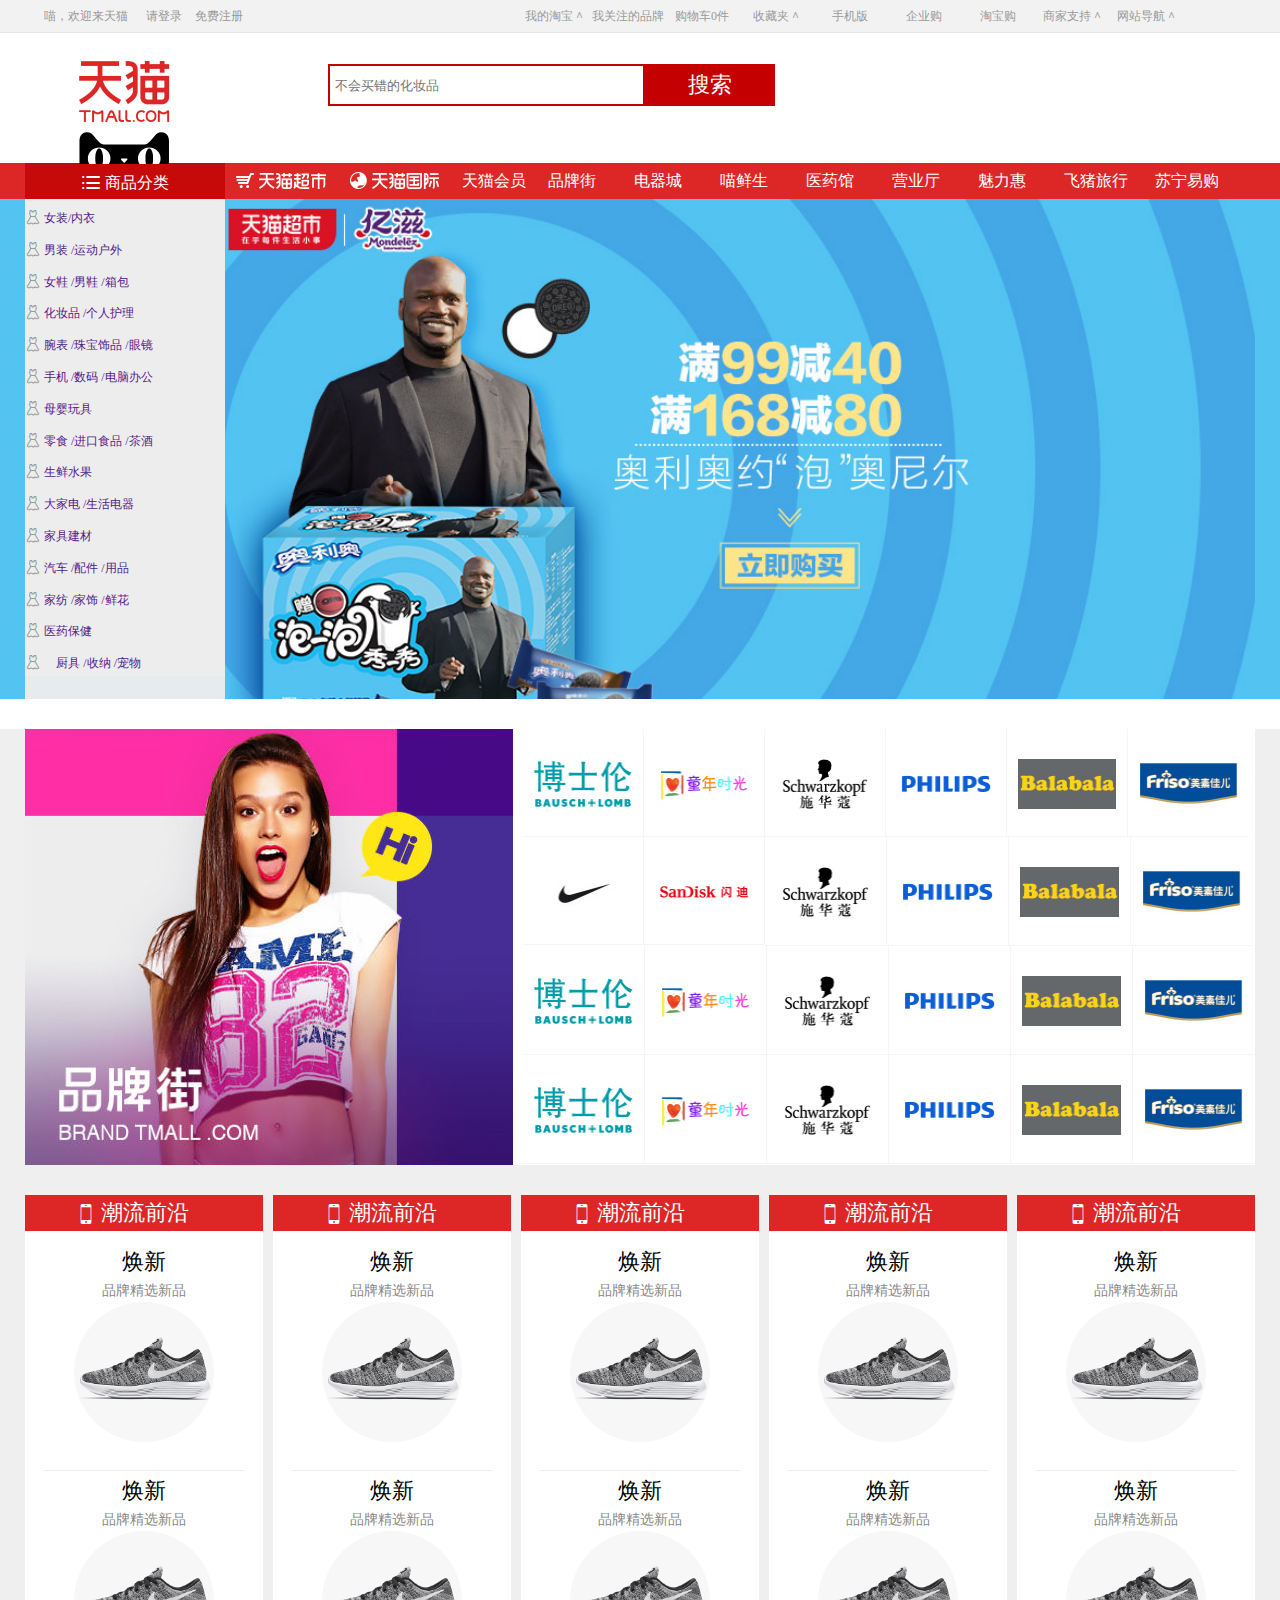
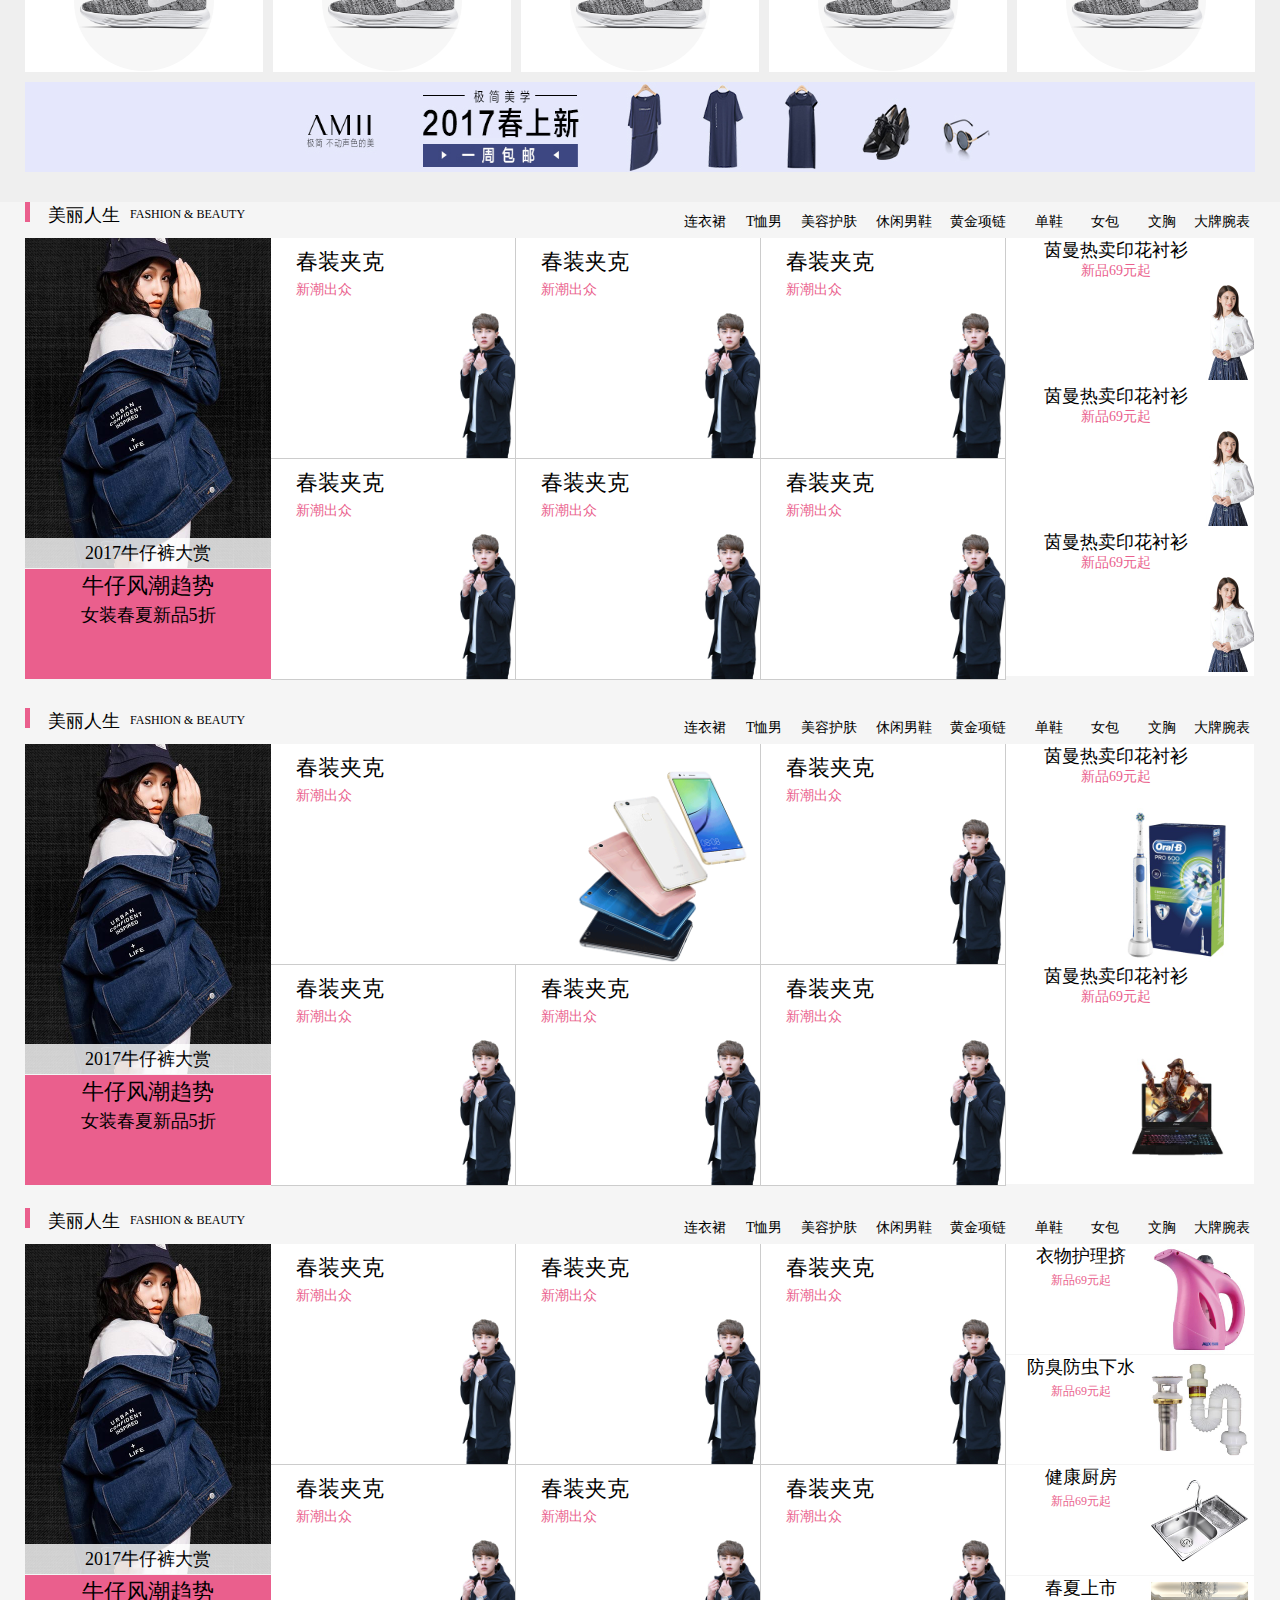
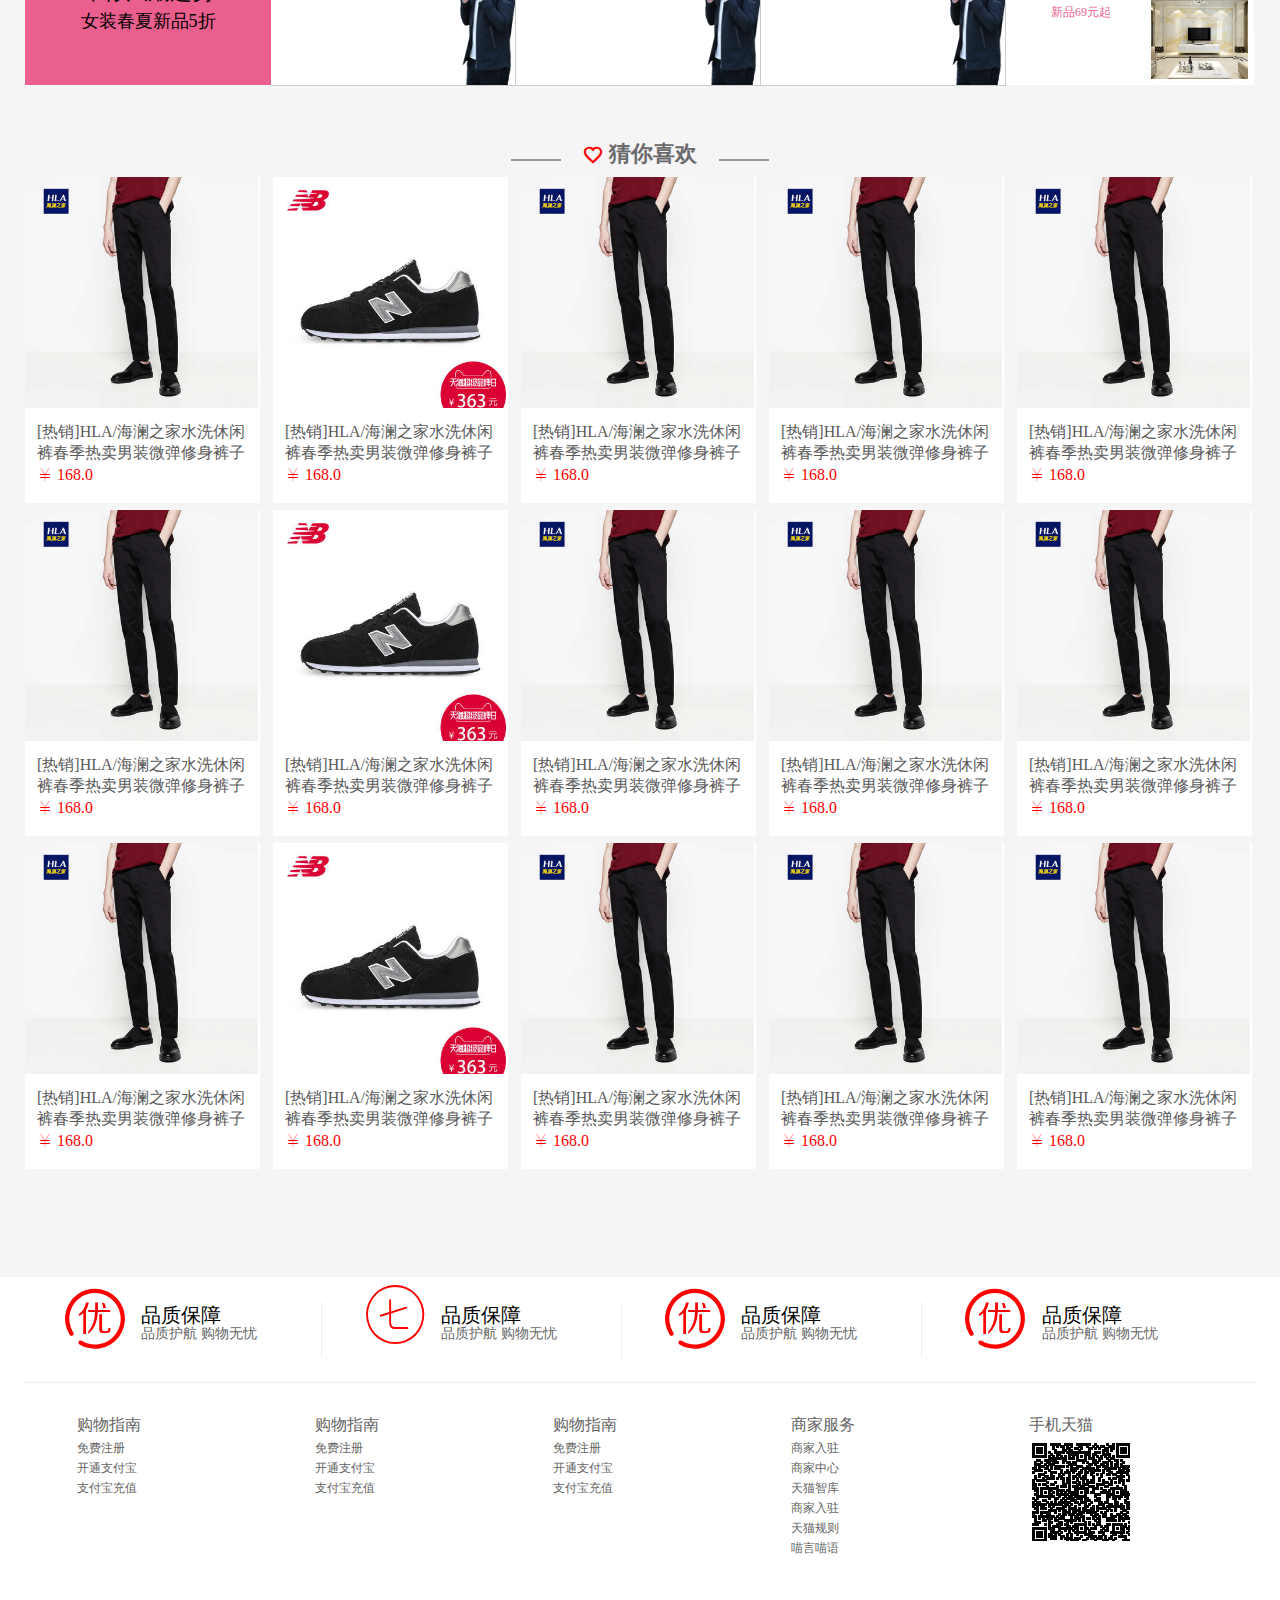
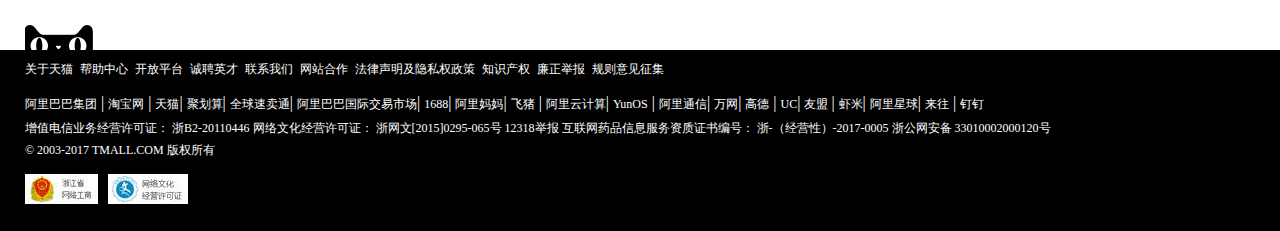
<file: index.html>
<!DOCTYPE html>
<html lang="en">
    <head>
        <meta charset="utf-8">
        <title>天猫网站</title>
        <link rel="stylesheet" href="css/index.css">
        <link rel="stylesheet" href="css/iconfont.css">
        <link rel="stylesheet" href="css/grid.css">
    </head>
    <body>
    <!-- 最顶部 -->
    <div class="page container-fiuld">
    	<div class="contain container">
    		<div class="left">
    			<span>喵，欢迎来天猫</span>
    			<a href="" class="aa">请登录</a>
    			<a href="" class="aaa">免费注册</a>
    		</div>
    		<ul class="right">
    			<li class="li1">
    					<a href="" class="aa">我的淘宝
    					   <b>^</b>
              </a>
              <div class="son1">
                  <a href="" class="a1">已买到的宝贝</a>
                  <a href="" class="a2">已卖出的宝贝</a>
              </div>	
    			</li>
    			<li class="li1">
    				<div class="son">
    					<a href="">我关注的品牌
    					</a>
    				</div>
    			</li>
    			<li class="li1">
    				<div class="son">
    					<a href="">购物车0件
    					</a>
    				</div>
    			</li>
    			<li class="li1">
    					<a href="" class="aa">收藏夹
    					<b>^</b>
    					</a>
    					<div class="son1">
    							<a href="" class="a1">收藏的宝贝</a>
    							<a href="" class="a2">收藏的店铺</a>
    					</div>
    			</li>
    			<li class="li1">
    				<div class="son">
    					<a href="">手机版
    					</a>
    				</div>
    			</li>
          <li class="li1">
            <div class="son">
              <a href="">企业购
              </a>
            </div>
          </li>
          <li class="li1">
            <div class="son">
              <a href="">淘宝购
              </a>
            </div>
          </li>
          <li class="li1">
              <a href="" class="aa">商家支持
              <b>^</b>
              </a>
              <div class="son1 son2">
                  <a href="" class="a1">收藏的宝贝</a>
                  <a href="" class="a2">收藏的店铺</a>
              </div>
          </li>
          <li class="li1">
              <a href="" class="aa">网站导航
              <b>^</b>
              </a>
              <div class="son1 son2 son3">
                  <div class="son3-box1">
                    <div class="son3-box1-top">
                      <img src="img/TB2iGVJlxlmpuFjSZPfXXc9iXXa_!!172-0-yamato.jpg" alt="" class="son3-box1-top-img">
                    </div>
                  </div>
                  <div class="son3-box1">
                    <div class="son3-box1-top">
                      <img src="img/TB2iGVJlxlmpuFjSZPfXXc9iXXa_!!172-0-yamato.jpg" alt="" class="son3-box1-top-img">
                    </div>
                  </div>
                  <div class="son3-box1">
                    <div class="son3-box1-top">
                      <img src="img/TB2iGVJlxlmpuFjSZPfXXc9iXXa_!!172-0-yamato.jpg" alt="" class="son3-box1-top-img">
                    </div>
                  </div>
                  <div class="son3-box1 son3-box2">
                    <div class="son3-box1-top">
                      <img src="img/TB2iGVJlxlmpuFjSZPfXXc9iXXa_!!172-0-yamato.jpg" alt="" class="son3-box1-top-img">
                    </div>
                  </div>
              </div>
          </li>
    		</ul>
    	</div>
    </div>
    <!-- 固定条 -->
    <div class="fixed">
        <!-- <div class="fixed-son"></div> -->
    </div>
	   <!-- logo部分 -->
    <div class="header">
    	<div class="center container">
    		<!-- <div class="meun"></div> -->
    		<div class="middle">
    			<!-- <div class="input"> -->
    				<input type="text" placeholder="不会买错的化妆品">
            <a href="" class="sou">搜索</a>
    			</div>
    		</div>
        <ul class="son">
          <li>
              <a href=" " class="son1">衬衫男|</a>
          </li>
          <li>
              <a href="" class="son1">连衣裙|</a>
          </li>
          <li><a href="" class="son1">四件套|</a></li>
          <li><a href="" class="son1">笔记本电脑|</a></li>
          <li><a href="" class="son1">吊顶灯|</a></li>
          <li><a href="" class="son1">奶粉|</a></li>
          <li><a href="" class="son1">运动鞋|</a></li>
          <li><a href="" class="son1">双肩包|</a></li>
          <li><a href="" class="son1">口红</a></li>
        </ul>
    	</div>
    </div>
    <!-- 中间内容区域 -->
    <div class="content">
    	<div class="main">
    		<div class="inner container">
    			<div class="inner1">
    				<a href="" class="a1">
    					<img src="img/TB1xgT8LVXXXXaZXFXX8ueZHFXX-180-72.png" alt="">
    					<div class="tmao"></div>
    				</a>
    				<a href="" class="a1">
    					<img src="img/TB1.560LVXXXXb7XVXX8ueZHFXX-180-72.png" alt="">
    					<div class="tmao"></div>
    				</a>
    				<a href="" class="a1 a2">
    					天猫会员
    					<div class="tmao"></div>
    				</a>
    				<a href="" class="a1 a2">
    					品牌街
    					<div class="tmao"></div>
    				</a>
    				<a href="" class="a1 a2">
    					电器城
    					<div class="tmao"></div>
    				</a>
    				<a href="" class="a1 a2">
    					喵鲜生
    					<div class="tmao"></div>
    				</a>
    				<a href="" class="a1 a2">
    					医药馆
    					<div class="tmao"></div>
    				</a>
    				<a href="" class="a1 a2">
    					营业厅
    					<div class="tmao"></div>
    				</a>
    				<a href="" class="a1 a2">
    					魅力惠
    					<div class="tmao"></div>
    				</a>
    				<a href="" class="a1  col-md-hid">
    					飞猪旅行
    					<div class="tmao"></div>
    				</a><a href="" class="a1 col-md-hid">
    					苏宁易购
    					<div class="tmao"></div>
    				</a>
    			</div>
        </div>
    			<div class="banner container">
	    			<div class="logo">
	    			<img src="img/TB1eREfLVXXXXaHXFXXXXXXXXXX-480-260.png" alt="">
	    			</div>
	    			<div class="categary">
               <i class="iconfont icon-xuanxiang"></i>
                        商品分类
	    			</div>
                    <div class="list">
                        <ul class="list1">  
                            <li class="yifu">
                               <i class="icon-nvzhuang iconfont"></i> 
                               <a href="">
                                   女装/内衣
                               </a>
                               <div class="rightlist">
                                   <div class="leftkuai">
                                       <ul class="xiala">
                                           <li class="demo1">
                                               <div class="demoleft">
                                                   当季流行
                                               </div>
                                               <div class="demoright">
                                                   <ul class="zi">
                                                       <li class="zi1">
                                                           <a href="">2017春季新款</a>
                                                           <a href="">商场同款</a>
                                                           <a href="">气质连衣裙</a>
                                                           <a href="">羽绒服</a>
                                                           <a href="">百搭休闲</a>
                                                           <a href="">无痕文胸</a>
                                                       </li>
                                                       <li class="zi1">
                                                           <a href="">2017春季新款</a>
                                                           <a href="">商场同款</a>
                                                           <a href="">气质连衣裙</a>
                                                           <a href="">羽绒服</a>
                                                           <a href="">百搭休闲</a>
                                                           <a href="">无痕文胸</a>
                                                       </li>
                                                   </ul>
                                               </div>
                                           </li>
                                           <li class="demo1">
                                               <div class="demoleft">
                                                   当季流行
                                               </div>
                                               <div class="demoright">
                                                   <ul class="zi">
                                                       <li class="zi1 zi11">
                                                           <a href="">2017春季新款</a>
                                                           <a href="">商场同款</a>
                                                           <a href="">气质连衣裙</a>
                                                           <a href="">羽绒服</a>
                                                           <a href="">百搭休闲</a>
                                                           <a href="">无痕文胸</a>
                                                       </li>
                                                   </ul>
                                               </div>
                                           </li>
                                           <li class="demo1">
                                               <div class="demoleft">
                                                   当季流行
                                               </div>
                                               <div class="demoright">
                                                   <ul class="zi">
                                                       <li class="zi1">
                                                           <a href="">2017春季新款</a>
                                                           <a href="">商场同款</a>
                                                           <a href="">气质连衣裙</a>
                                                           <a href="">羽绒服</a>
                                                           <a href="">百搭休闲</a>
                                                           <a href="">无痕文胸</a>
                                                       </li>
                                                       <li class="zi1">
                                                           <a href="">2017春季新款</a>
                                                           <a href="">商场同款</a>
                                                           <a href="">气质连衣裙</a>
                                                           <a href="">羽绒服</a>
                                                           <a href="">百搭休闲</a>
                                                           <a href="">无痕文胸</a>
                                                       </li>
                                                   </ul>
                                               </div>
                                           </li>
                                           <li class="demo1">
                                               <div class="demoleft">
                                                   当季流行
                                               </div>
                                               <div class="demoright">
                                                   <ul class="zi zii">
                                                       <li class="zi1 zi11">
                                                           <a href="">2017春季新款</a>
                                                           <a href="">商场同款</a>
                                                           <a href="">气质连衣裙</a>
                                                           <a href="">羽绒服</a>
                                                           <a href="">百搭休闲</a>
                                                           <a href="">无痕文胸</a>
                                                       </li>
                                                   </ul>
                                               </div>
                                           </li>
                                             <li class="demo1">
                                               <div class="demoleft">
                                                   当季流行
                                               </div>
                                               <div class="demoright">
                                                   <ul class="zi">
                                                       <li class="zi1">
                                                           <a href="">2017春季新款</a>
                                                           <a href="">商场同款</a>
                                                           <a href="">气质连衣裙</a>
                                                           <a href="">羽绒服</a>
                                                           <a href="">百搭休闲</a>
                                                           <a href="">无痕文胸</a>
                                                       </li>
                                                       <li class="zi1">
                                                           <a href="">2017春季新款</a>
                                                           <a href="">商场同款</a>
                                                           <a href="">气质连衣裙</a>
                                                           <a href="">羽绒服</a>
                                                           <a href="">百搭休闲</a>
                                                           <a href="">无痕文胸</a>
                                                       </li>
                                                   </ul>
                                               </div>
                                           </li> 
                                           <li class="demo1">
                                               <div class="demoleft">
                                                   当季流行
                                               </div>
                                               <div class="demoright">
                                                   <ul class="zi zii">
                                                       <li class="zi1 zi11">
                                                           <a href="">2017春季新款</a>
                                                           <a href="">商场同款</a>
                                                           <a href="">气质连衣裙</a>
                                                           <a href="">羽绒服</a>
                                                           <a href="">百搭休闲</a>
                                                           <a href="">无痕文胸</a>
                                                       </li>
                                                   </ul>
                                               </div>
                                           </li> 
                                           <li class="demo1">
                                               <div class="demoleft">
                                                   当季流行
                                               </div>
                                               <div class="demoright">
                                                   <ul class="zi zii">
                                                       <li class="zi1 zi11">
                                                           <a href="">2017春季新款</a>
                                                           <a href="">商场同款</a>
                                                           <a href="">气质连衣裙</a>
                                                           <a href="">羽绒服</a>
                                                           <a href="">百搭休闲</a>
                                                           <a href="">无痕文胸</a>
                                                       </li>
                                                   </ul>
                                               </div>
                                           </li>
                                       </ul>
                                   </div>
                                   <div class="rightkuai">
                                       
                                   </div>
                               </div>
                            </li>
                            <li class="yifu">
                               <i class="icon-nvzhuang iconfont"></i> 
                               <a href="">
                                   男装 /运动户外 
                               </a>
                               <div class="rightlist">
                                   <div class="leftkuai">
                                       <ul class="xiala">
                                           <li class="demo1">
                                               <div class="demoleft">
                                                   当季流行
                                               </div>
                                               <div class="demoright">
                                                   <ul class="zi">
                                                       <li class="zi1">
                                                           <a href="">2017春季新款</a>
                                                           <a href="">商场同款</a>
                                                           <a href="">气质连衣裙</a>
                                                           <a href="">羽绒服</a>
                                                           <a href="">百搭休闲</a>
                                                           <a href="">无痕文胸</a>
                                                       </li>
                                                       <li class="zi1">
                                                           <a href="">2017春季新款</a>
                                                           <a href="">商场同款</a>
                                                           <a href="">气质连衣裙</a>
                                                           <a href="">羽绒服</a>
                                                           <a href="">百搭休闲</a>
                                                           <a href="">无痕文胸</a>
                                                       </li>
                                                   </ul>
                                               </div>
                                           </li>
                                           <li class="demo1">
                                               <div class="demoleft">
                                                   当季流行
                                               </div>
                                               <div class="demoright">
                                                   <ul class="zi">
                                                       <li class="zi1 zi11">
                                                           <a href="">2017春季新款</a>
                                                           <a href="">商场同款</a>
                                                           <a href="">气质连衣裙</a>
                                                           <a href="">羽绒服</a>
                                                           <a href="">百搭休闲</a>
                                                           <a href="">无痕文胸</a>
                                                       </li>
                                                   </ul>
                                               </div>
                                           </li>
                                           <li class="demo1">
                                               <div class="demoleft">
                                                   当季流行
                                               </div>
                                               <div class="demoright">
                                                   <ul class="zi">
                                                       <li class="zi1">
                                                           <a href="">2017春季新款</a>
                                                           <a href="">商场同款</a>
                                                           <a href="">气质连衣裙</a>
                                                           <a href="">羽绒服</a>
                                                           <a href="">百搭休闲</a>
                                                           <a href="">无痕文胸</a>
                                                       </li>
                                                       <li class="zi1">
                                                           <a href="">2017春季新款</a>
                                                           <a href="">商场同款</a>
                                                           <a href="">气质连衣裙</a>
                                                           <a href="">羽绒服</a>
                                                           <a href="">百搭休闲</a>
                                                           <a href="">无痕文胸</a>
                                                       </li>
                                                   </ul>
                                               </div>
                                           </li>
                                           <li class="demo1">
                                               <div class="demoleft">
                                                   当季流行
                                               </div>
                                               <div class="demoright">
                                                   <ul class="zi zii">
                                                       <li class="zi1 zi11">
                                                           <a href="">2017春季新款</a>
                                                           <a href="">商场同款</a>
                                                           <a href="">气质连衣裙</a>
                                                           <a href="">羽绒服</a>
                                                           <a href="">百搭休闲</a>
                                                           <a href="">无痕文胸</a>
                                                       </li>
                                                   </ul>
                                               </div>
                                           </li>
                                             <li class="demo1">
                                               <div class="demoleft">
                                                   当季流行
                                               </div>
                                               <div class="demoright">
                                                   <ul class="zi">
                                                       <li class="zi1">
                                                           <a href="">2017春季新款</a>
                                                           <a href="">商场同款</a>
                                                           <a href="">气质连衣裙</a>
                                                           <a href="">羽绒服</a>
                                                           <a href="">百搭休闲</a>
                                                           <a href="">无痕文胸</a>
                                                       </li>
                                                       <li class="zi1">
                                                           <a href="">2017春季新款</a>
                                                           <a href="">商场同款</a>
                                                           <a href="">气质连衣裙</a>
                                                           <a href="">羽绒服</a>
                                                           <a href="">百搭休闲</a>
                                                           <a href="">无痕文胸</a>
                                                       </li>
                                                   </ul>
                                               </div>
                                           </li> 
                                           <li class="demo1">
                                               <div class="demoleft">
                                                   当季流行
                                               </div>
                                               <div class="demoright">
                                                   <ul class="zi zii">
                                                       <li class="zi1 zi11">
                                                           <a href="">2017春季新款</a>
                                                           <a href="">商场同款</a>
                                                           <a href="">气质连衣裙</a>
                                                           <a href="">羽绒服</a>
                                                           <a href="">百搭休闲</a>
                                                           <a href="">无痕文胸</a>
                                                       </li>
                                                   </ul>
                                               </div>
                                           </li> 
                                           <li class="demo1">
                                               <div class="demoleft">
                                                   当季流行
                                               </div>
                                               <div class="demoright">
                                                   <ul class="zi zii">
                                                       <li class="zi1 zi11">
                                                           <a href="">2017春季新款</a>
                                                           <a href="">商场同款</a>
                                                           <a href="">气质连衣裙</a>
                                                           <a href="">羽绒服</a>
                                                           <a href="">百搭休闲</a>
                                                           <a href="">无痕文胸</a>
                                                       </li>
                                                   </ul>
                                               </div>
                                           </li>
                                       </ul>
                                   </div>
                                   <div class="rightkuai">
                                       
                                   </div>
                               </div>
                            </li>
                            <li class="yifu">
                               <i class="icon-nvzhuang iconfont"></i> 
                               <a href="">
                                   女鞋 /男鞋 /箱包 
                               </a>
                               <div class="rightlist">
                                   <div class="leftkuai">
                                       <ul class="xiala">
                                           <li class="demo1">
                                               <div class="demoleft">
                                                   当季流行
                                               </div>
                                               <div class="demoright">
                                                   <ul class="zi">
                                                       <li class="zi1">
                                                           <a href="">2017春季新款</a>
                                                           <a href="">商场同款</a>
                                                           <a href="">气质连衣裙</a>
                                                           <a href="">羽绒服</a>
                                                           <a href="">百搭休闲</a>
                                                           <a href="">无痕文胸</a>
                                                       </li>
                                                       <li class="zi1">
                                                           <a href="">2017春季新款</a>
                                                           <a href="">商场同款</a>
                                                           <a href="">气质连衣裙</a>
                                                           <a href="">羽绒服</a>
                                                           <a href="">百搭休闲</a>
                                                           <a href="">无痕文胸</a>
                                                       </li>
                                                   </ul>
                                               </div>
                                           </li>
                                           <li class="demo1">
                                               <div class="demoleft">
                                                   当季流行
                                               </div>
                                               <div class="demoright">
                                                   <ul class="zi">
                                                       <li class="zi1 zi11">
                                                           <a href="">2017春季新款</a>
                                                           <a href="">商场同款</a>
                                                           <a href="">气质连衣裙</a>
                                                           <a href="">羽绒服</a>
                                                           <a href="">百搭休闲</a>
                                                           <a href="">无痕文胸</a>
                                                       </li>
                                                   </ul>
                                               </div>
                                           </li>
                                           <li class="demo1">
                                               <div class="demoleft">
                                                   当季流行
                                               </div>
                                               <div class="demoright">
                                                   <ul class="zi">
                                                       <li class="zi1">
                                                           <a href="">2017春季新款</a>
                                                           <a href="">商场同款</a>
                                                           <a href="">气质连衣裙</a>
                                                           <a href="">羽绒服</a>
                                                           <a href="">百搭休闲</a>
                                                           <a href="">无痕文胸</a>
                                                       </li>
                                                       <li class="zi1">
                                                           <a href="">2017春季新款</a>
                                                           <a href="">商场同款</a>
                                                           <a href="">气质连衣裙</a>
                                                           <a href="">羽绒服</a>
                                                           <a href="">百搭休闲</a>
                                                           <a href="">无痕文胸</a>
                                                       </li>
                                                   </ul>
                                               </div>
                                           </li>
                                           <li class="demo1">
                                               <div class="demoleft">
                                                   当季流行
                                               </div>
                                               <div class="demoright">
                                                   <ul class="zi zii">
                                                       <li class="zi1 zi11">
                                                           <a href="">2017春季新款</a>
                                                           <a href="">商场同款</a>
                                                           <a href="">气质连衣裙</a>
                                                           <a href="">羽绒服</a>
                                                           <a href="">百搭休闲</a>
                                                           <a href="">无痕文胸</a>
                                                       </li>
                                                   </ul>
                                               </div>
                                           </li>
                                             <li class="demo1">
                                               <div class="demoleft">
                                                   当季流行
                                               </div>
                                               <div class="demoright">
                                                   <ul class="zi">
                                                       <li class="zi1">
                                                           <a href="">2017春季新款</a>
                                                           <a href="">商场同款</a>
                                                           <a href="">气质连衣裙</a>
                                                           <a href="">羽绒服</a>
                                                           <a href="">百搭休闲</a>
                                                           <a href="">无痕文胸</a>
                                                       </li>
                                                       <li class="zi1">
                                                           <a href="">2017春季新款</a>
                                                           <a href="">商场同款</a>
                                                           <a href="">气质连衣裙</a>
                                                           <a href="">羽绒服</a>
                                                           <a href="">百搭休闲</a>
                                                           <a href="">无痕文胸</a>
                                                       </li>
                                                   </ul>
                                               </div>
                                           </li> 
                                           <li class="demo1">
                                               <div class="demoleft">
                                                   当季流行
                                               </div>
                                               <div class="demoright">
                                                   <ul class="zi zii">
                                                       <li class="zi1 zi11">
                                                           <a href="">2017春季新款</a>
                                                           <a href="">商场同款</a>
                                                           <a href="">气质连衣裙</a>
                                                           <a href="">羽绒服</a>
                                                           <a href="">百搭休闲</a>
                                                           <a href="">无痕文胸</a>
                                                       </li>
                                                   </ul>
                                               </div>
                                           </li> 
                                           <li class="demo1">
                                               <div class="demoleft">
                                                   当季流行
                                               </div>
                                               <div class="demoright">
                                                   <ul class="zi zii">
                                                       <li class="zi1 zi11">
                                                           <a href="">2017春季新款</a>
                                                           <a href="">商场同款</a>
                                                           <a href="">气质连衣裙</a>
                                                           <a href="">羽绒服</a>
                                                           <a href="">百搭休闲</a>
                                                           <a href="">无痕文胸</a>
                                                       </li>
                                                   </ul>
                                               </div>
                                           </li>
                                       </ul>
                                   </div>
                               </div>
                            </li>
                            <li class="yifu">
                               <i class="icon-nvzhuang iconfont"></i> 
                               <a href="">
                                   化妆品 /个人护理
                               </a>
                               <div class="rightlist">
                                   <div class="leftkuai">
                                       <ul class="xiala">
                                           <li class="demo1">
                                               <div class="demoleft">
                                                   当季流行
                                               </div>
                                               <div class="demoright">
                                                   <ul class="zi">
                                                       <li class="zi1">
                                                           <a href="">2017春季新款</a>
                                                           <a href="">商场同款</a>
                                                           <a href="">气质连衣裙</a>
                                                           <a href="">羽绒服</a>
                                                           <a href="">百搭休闲</a>
                                                           <a href="">无痕文胸</a>
                                                       </li>
                                                       <li class="zi1">
                                                           <a href="">2017春季新款</a>
                                                           <a href="">商场同款</a>
                                                           <a href="">气质连衣裙</a>
                                                           <a href="">羽绒服</a>
                                                           <a href="">百搭休闲</a>
                                                           <a href="">无痕文胸</a>
                                                       </li>
                                                   </ul>
                                               </div>
                                           </li>
                                           <li class="demo1">
                                               <div class="demoleft">
                                                   当季流行
                                               </div>
                                               <div class="demoright">
                                                   <ul class="zi">
                                                       <li class="zi1 zi11">
                                                           <a href="">2017春季新款</a>
                                                           <a href="">商场同款</a>
                                                           <a href="">气质连衣裙</a>
                                                           <a href="">羽绒服</a>
                                                           <a href="">百搭休闲</a>
                                                           <a href="">无痕文胸</a>
                                                       </li>
                                                   </ul>
                                               </div>
                                           </li>
                                           <li class="demo1">
                                               <div class="demoleft">
                                                   当季流行
                                               </div>
                                               <div class="demoright">
                                                   <ul class="zi">
                                                       <li class="zi1">
                                                           <a href="">2017春季新款</a>
                                                           <a href="">商场同款</a>
                                                           <a href="">气质连衣裙</a>
                                                           <a href="">羽绒服</a>
                                                           <a href="">百搭休闲</a>
                                                           <a href="">无痕文胸</a>
                                                       </li>
                                                       <li class="zi1">
                                                           <a href="">2017春季新款</a>
                                                           <a href="">商场同款</a>
                                                           <a href="">气质连衣裙</a>
                                                           <a href="">羽绒服</a>
                                                           <a href="">百搭休闲</a>
                                                           <a href="">无痕文胸</a>
                                                       </li>
                                                   </ul>
                                               </div>
                                           </li>
                                           <li class="demo1">
                                               <div class="demoleft">
                                                   当季流行
                                               </div>
                                               <div class="demoright">
                                                   <ul class="zi zii">
                                                       <li class="zi1 zi11">
                                                           <a href="">2017春季新款</a>
                                                           <a href="">商场同款</a>
                                                           <a href="">气质连衣裙</a>
                                                           <a href="">羽绒服</a>
                                                           <a href="">百搭休闲</a>
                                                           <a href="">无痕文胸</a>
                                                       </li>
                                                   </ul>
                                               </div>
                                           </li>
                                             <li class="demo1">
                                               <div class="demoleft">
                                                   当季流行
                                               </div>
                                               <div class="demoright">
                                                   <ul class="zi">
                                                       <li class="zi1">
                                                           <a href="">2017春季新款</a>
                                                           <a href="">商场同款</a>
                                                           <a href="">气质连衣裙</a>
                                                           <a href="">羽绒服</a>
                                                           <a href="">百搭休闲</a>
                                                           <a href="">无痕文胸</a>
                                                       </li>
                                                       <li class="zi1">
                                                           <a href="">2017春季新款</a>
                                                           <a href="">商场同款</a>
                                                           <a href="">气质连衣裙</a>
                                                           <a href="">羽绒服</a>
                                                           <a href="">百搭休闲</a>
                                                           <a href="">无痕文胸</a>
                                                       </li>
                                                   </ul>
                                               </div>
                                           </li> 
                                           <li class="demo1">
                                               <div class="demoleft">
                                                   当季流行
                                               </div>
                                               <div class="demoright">
                                                   <ul class="zi zii">
                                                       <li class="zi1 zi11">
                                                           <a href="">2017春季新款</a>
                                                           <a href="">商场同款</a>
                                                           <a href="">气质连衣裙</a>
                                                           <a href="">羽绒服</a>
                                                           <a href="">百搭休闲</a>
                                                           <a href="">无痕文胸</a>
                                                       </li>
                                                   </ul>
                                               </div>
                                           </li> 
                                           <li class="demo1">
                                               <div class="demoleft">
                                                   当季流行
                                               </div>
                                               <div class="demoright">
                                                   <ul class="zi zii">
                                                       <li class="zi1 zi11">
                                                           <a href="">2017春季新款</a>
                                                           <a href="">商场同款</a>
                                                           <a href="">气质连衣裙</a>
                                                           <a href="">羽绒服</a>
                                                           <a href="">百搭休闲</a>
                                                           <a href="">无痕文胸</a>
                                                       </li>
                                                   </ul>
                                               </div>
                                           </li>
                                       </ul>
                                   </div>
                                   <div class="rightkuai">
                                       
                                   </div>
                               </div>
                            </li>
                            <li class="yifu">
                               <i class="icon-nvzhuang iconfont"></i> 
                               <a href="">
                                   腕表 /珠宝饰品 /眼镜 
                               </a>
                               <div class="rightlist">
                                   <div class="leftkuai">
                                       <ul class="xiala">
                                           <li class="demo1">
                                               <div class="demoleft">
                                                   当季流行
                                               </div>
                                               <div class="demoright">
                                                   <ul class="zi">
                                                       <li class="zi1">
                                                           <a href="">2017春季新款</a>
                                                           <a href="">商场同款</a>
                                                           <a href="">气质连衣裙</a>
                                                           <a href="">羽绒服</a>
                                                           <a href="">百搭休闲</a>
                                                           <a href="">无痕文胸</a>
                                                       </li>
                                                       <li class="zi1">
                                                           <a href="">2017春季新款</a>
                                                           <a href="">商场同款</a>
                                                           <a href="">气质连衣裙</a>
                                                           <a href="">羽绒服</a>
                                                           <a href="">百搭休闲</a>
                                                           <a href="">无痕文胸</a>
                                                       </li>
                                                   </ul>
                                               </div>
                                           </li>
                                           <li class="demo1">
                                               <div class="demoleft">
                                                   当季流行
                                               </div>
                                               <div class="demoright">
                                                   <ul class="zi">
                                                       <li class="zi1 zi11">
                                                           <a href="">2017春季新款</a>
                                                           <a href="">商场同款</a>
                                                           <a href="">气质连衣裙</a>
                                                           <a href="">羽绒服</a>
                                                           <a href="">百搭休闲</a>
                                                           <a href="">无痕文胸</a>
                                                       </li>
                                                   </ul>
                                               </div>
                                           </li>
                                           <li class="demo1">
                                               <div class="demoleft">
                                                   当季流行
                                               </div>
                                               <div class="demoright">
                                                   <ul class="zi">
                                                       <li class="zi1">
                                                           <a href="">2017春季新款</a>
                                                           <a href="">商场同款</a>
                                                           <a href="">气质连衣裙</a>
                                                           <a href="">羽绒服</a>
                                                           <a href="">百搭休闲</a>
                                                           <a href="">无痕文胸</a>
                                                       </li>
                                                       <li class="zi1">
                                                           <a href="">2017春季新款</a>
                                                           <a href="">商场同款</a>
                                                           <a href="">气质连衣裙</a>
                                                           <a href="">羽绒服</a>
                                                           <a href="">百搭休闲</a>
                                                           <a href="">无痕文胸</a>
                                                       </li>
                                                   </ul>
                                               </div>
                                           </li>
                                           <li class="demo1">
                                               <div class="demoleft">
                                                   当季流行
                                               </div>
                                               <div class="demoright">
                                                   <ul class="zi zii">
                                                       <li class="zi1 zi11">
                                                           <a href="">2017春季新款</a>
                                                           <a href="">商场同款</a>
                                                           <a href="">气质连衣裙</a>
                                                           <a href="">羽绒服</a>
                                                           <a href="">百搭休闲</a>
                                                           <a href="">无痕文胸</a>
                                                       </li>
                                                   </ul>
                                               </div>
                                           </li>
                                             <li class="demo1">
                                               <div class="demoleft">
                                                   当季流行
                                               </div>
                                               <div class="demoright">
                                                   <ul class="zi">
                                                       <li class="zi1">
                                                           <a href="">2017春季新款</a>
                                                           <a href="">商场同款</a>
                                                           <a href="">气质连衣裙</a>
                                                           <a href="">羽绒服</a>
                                                           <a href="">百搭休闲</a>
                                                           <a href="">无痕文胸</a>
                                                       </li>
                                                       <li class="zi1">
                                                           <a href="">2017春季新款</a>
                                                           <a href="">商场同款</a>
                                                           <a href="">气质连衣裙</a>
                                                           <a href="">羽绒服</a>
                                                           <a href="">百搭休闲</a>
                                                           <a href="">无痕文胸</a>
                                                       </li>
                                                   </ul>
                                               </div>
                                           </li> 
                                           <li class="demo1">
                                               <div class="demoleft">
                                                   当季流行
                                               </div>
                                               <div class="demoright">
                                                   <ul class="zi zii">
                                                       <li class="zi1 zi11">
                                                           <a href="">2017春季新款</a>
                                                           <a href="">商场同款</a>
                                                           <a href="">气质连衣裙</a>
                                                           <a href="">羽绒服</a>
                                                           <a href="">百搭休闲</a>
                                                           <a href="">无痕文胸</a>
                                                       </li>
                                                   </ul>
                                               </div>
                                           </li> 
                                           <li class="demo1">
                                               <div class="demoleft">
                                                   当季流行
                                               </div>
                                               <div class="demoright">
                                                   <ul class="zi zii">
                                                       <li class="zi1 zi11">
                                                           <a href="">2017春季新款</a>
                                                           <a href="">商场同款</a>
                                                           <a href="">气质连衣裙</a>
                                                           <a href="">羽绒服</a>
                                                           <a href="">百搭休闲</a>
                                                           <a href="">无痕文胸</a>
                                                       </li>
                                                   </ul>
                                               </div>
                                           </li>
                                       </ul>
                                   </div>
                                   <div class="rightkuai">
                                       
                                   </div>
                               </div>
                            </li>
                            <li class="yifu">
                               <i class="icon-nvzhuang iconfont"></i> 
                               <a href="">
                                  手机 /数码 /电脑办公 
                               </a>
                               <div class="rightlist">
                                   <div class="leftkuai">
                                       <ul class="xiala">
                                           <li class="demo1">
                                               <div class="demoleft">
                                                   当季流行
                                               </div>
                                               <div class="demoright">
                                                   <ul class="zi">
                                                       <li class="zi1">
                                                           <a href="">2017春季新款</a>
                                                           <a href="">商场同款</a>
                                                           <a href="">气质连衣裙</a>
                                                           <a href="">羽绒服</a>
                                                           <a href="">百搭休闲</a>
                                                           <a href="">无痕文胸</a>
                                                       </li>
                                                       <li class="zi1">
                                                           <a href="">2017春季新款</a>
                                                           <a href="">商场同款</a>
                                                           <a href="">气质连衣裙</a>
                                                           <a href="">羽绒服</a>
                                                           <a href="">百搭休闲</a>
                                                           <a href="">无痕文胸</a>
                                                       </li>
                                                   </ul>
                                               </div>
                                           </li>
                                           <li class="demo1">
                                               <div class="demoleft">
                                                   当季流行
                                               </div>
                                               <div class="demoright">
                                                   <ul class="zi">
                                                       <li class="zi1 zi11">
                                                           <a href="">2017春季新款</a>
                                                           <a href="">商场同款</a>
                                                           <a href="">气质连衣裙</a>
                                                           <a href="">羽绒服</a>
                                                           <a href="">百搭休闲</a>
                                                           <a href="">无痕文胸</a>
                                                       </li>
                                                   </ul>
                                               </div>
                                           </li>
                                           <li class="demo1">
                                               <div class="demoleft">
                                                   当季流行
                                               </div>
                                               <div class="demoright">
                                                   <ul class="zi">
                                                       <li class="zi1">
                                                           <a href="">2017春季新款</a>
                                                           <a href="">商场同款</a>
                                                           <a href="">气质连衣裙</a>
                                                           <a href="">羽绒服</a>
                                                           <a href="">百搭休闲</a>
                                                           <a href="">无痕文胸</a>
                                                       </li>
                                                       <li class="zi1">
                                                           <a href="">2017春季新款</a>
                                                           <a href="">商场同款</a>
                                                           <a href="">气质连衣裙</a>
                                                           <a href="">羽绒服</a>
                                                           <a href="">百搭休闲</a>
                                                           <a href="">无痕文胸</a>
                                                       </li>
                                                   </ul>
                                               </div>
                                           </li>
                                           <li class="demo1">
                                               <div class="demoleft">
                                                   当季流行
                                               </div>
                                               <div class="demoright">
                                                   <ul class="zi zii">
                                                       <li class="zi1 zi11">
                                                           <a href="">2017春季新款</a>
                                                           <a href="">商场同款</a>
                                                           <a href="">气质连衣裙</a>
                                                           <a href="">羽绒服</a>
                                                           <a href="">百搭休闲</a>
                                                           <a href="">无痕文胸</a>
                                                       </li>
                                                   </ul>
                                               </div>
                                           </li>
                                             <li class="demo1">
                                               <div class="demoleft">
                                                   当季流行
                                               </div>
                                               <div class="demoright">
                                                   <ul class="zi">
                                                       <li class="zi1">
                                                           <a href="">2017春季新款</a>
                                                           <a href="">商场同款</a>
                                                           <a href="">气质连衣裙</a>
                                                           <a href="">羽绒服</a>
                                                           <a href="">百搭休闲</a>
                                                           <a href="">无痕文胸</a>
                                                       </li>
                                                       <li class="zi1">
                                                           <a href="">2017春季新款</a>
                                                           <a href="">商场同款</a>
                                                           <a href="">气质连衣裙</a>
                                                           <a href="">羽绒服</a>
                                                           <a href="">百搭休闲</a>
                                                           <a href="">无痕文胸</a>
                                                       </li>
                                                   </ul>
                                               </div>
                                           </li> 
                                           <li class="demo1">
                                               <div class="demoleft">
                                                   当季流行
                                               </div>
                                               <div class="demoright">
                                                   <ul class="zi zii">
                                                       <li class="zi1 zi11">
                                                           <a href="">2017春季新款</a>
                                                           <a href="">商场同款</a>
                                                           <a href="">气质连衣裙</a>
                                                           <a href="">羽绒服</a>
                                                           <a href="">百搭休闲</a>
                                                           <a href="">无痕文胸</a>
                                                       </li>
                                                   </ul>
                                               </div>
                                           </li> 
                                           <li class="demo1">
                                               <div class="demoleft">
                                                   当季流行
                                               </div>
                                               <div class="demoright">
                                                   <ul class="zi zii">
                                                       <li class="zi1 zi11">
                                                           <a href="">2017春季新款</a>
                                                           <a href="">商场同款</a>
                                                           <a href="">气质连衣裙</a>
                                                           <a href="">羽绒服</a>
                                                           <a href="">百搭休闲</a>
                                                           <a href="">无痕文胸</a>
                                                       </li>
                                                   </ul>
                                               </div>
                                           </li>
                                       </ul>
                                   </div>
                               </div>
                            </li>
                            <li class="yifu">
                               <i class="icon-nvzhuang iconfont"></i> 
                               <a href="">
                                   母婴玩具
                               </a>
                               <div class="rightlist">
                                   <div class="leftkuai">
                                       <ul class="xiala">
                                           <li class="demo1">
                                               <div class="demoleft">
                                                   当季流行
                                               </div>
                                               <div class="demoright">
                                                   <ul class="zi">
                                                       <li class="zi1">
                                                           <a href="">2017春季新款</a>
                                                           <a href="">商场同款</a>
                                                           <a href="">气质连衣裙</a>
                                                           <a href="">羽绒服</a>
                                                           <a href="">百搭休闲</a>
                                                           <a href="">无痕文胸</a>
                                                       </li>
                                                       <li class="zi1">
                                                           <a href="">2017春季新款</a>
                                                           <a href="">商场同款</a>
                                                           <a href="">气质连衣裙</a>
                                                           <a href="">羽绒服</a>
                                                           <a href="">百搭休闲</a>
                                                           <a href="">无痕文胸</a>
                                                       </li>
                                                   </ul>
                                               </div>
                                           </li>
                                           <li class="demo1">
                                               <div class="demoleft">
                                                   当季流行
                                               </div>
                                               <div class="demoright">
                                                   <ul class="zi">
                                                       <li class="zi1 zi11">
                                                           <a href="">2017春季新款</a>
                                                           <a href="">商场同款</a>
                                                           <a href="">气质连衣裙</a>
                                                           <a href="">羽绒服</a>
                                                           <a href="">百搭休闲</a>
                                                           <a href="">无痕文胸</a>
                                                       </li>
                                                   </ul>
                                               </div>
                                           </li>
                                           <li class="demo1">
                                               <div class="demoleft">
                                                   当季流行
                                               </div>
                                               <div class="demoright">
                                                   <ul class="zi">
                                                       <li class="zi1">
                                                           <a href="">2017春季新款</a>
                                                           <a href="">商场同款</a>
                                                           <a href="">气质连衣裙</a>
                                                           <a href="">羽绒服</a>
                                                           <a href="">百搭休闲</a>
                                                           <a href="">无痕文胸</a>
                                                       </li>
                                                       <li class="zi1">
                                                           <a href="">2017春季新款</a>
                                                           <a href="">商场同款</a>
                                                           <a href="">气质连衣裙</a>
                                                           <a href="">羽绒服</a>
                                                           <a href="">百搭休闲</a>
                                                           <a href="">无痕文胸</a>
                                                       </li>
                                                   </ul>
                                               </div>
                                           </li>
                                           <li class="demo1">
                                               <div class="demoleft">
                                                   当季流行
                                               </div>
                                               <div class="demoright">
                                                   <ul class="zi zii">
                                                       <li class="zi1 zi11">
                                                           <a href="">2017春季新款</a>
                                                           <a href="">商场同款</a>
                                                           <a href="">气质连衣裙</a>
                                                           <a href="">羽绒服</a>
                                                           <a href="">百搭休闲</a>
                                                           <a href="">无痕文胸</a>
                                                       </li>
                                                   </ul>
                                               </div>
                                           </li>
                                             <li class="demo1">
                                               <div class="demoleft">
                                                   当季流行
                                               </div>
                                               <div class="demoright">
                                                   <ul class="zi">
                                                       <li class="zi1">
                                                           <a href="">2017春季新款</a>
                                                           <a href="">商场同款</a>
                                                           <a href="">气质连衣裙</a>
                                                           <a href="">羽绒服</a>
                                                           <a href="">百搭休闲</a>
                                                           <a href="">无痕文胸</a>
                                                       </li>
                                                       <li class="zi1">
                                                           <a href="">2017春季新款</a>
                                                           <a href="">商场同款</a>
                                                           <a href="">气质连衣裙</a>
                                                           <a href="">羽绒服</a>
                                                           <a href="">百搭休闲</a>
                                                           <a href="">无痕文胸</a>
                                                       </li>
                                                   </ul>
                                               </div>
                                           </li> 
                                           <li class="demo1">
                                               <div class="demoleft">
                                                   当季流行
                                               </div>
                                               <div class="demoright">
                                                   <ul class="zi zii">
                                                       <li class="zi1 zi11">
                                                           <a href="">2017春季新款</a>
                                                           <a href="">商场同款</a>
                                                           <a href="">气质连衣裙</a>
                                                           <a href="">羽绒服</a>
                                                           <a href="">百搭休闲</a>
                                                           <a href="">无痕文胸</a>
                                                       </li>
                                                   </ul>
                                               </div>
                                           </li> 
                                           <li class="demo1">
                                               <div class="demoleft">
                                                   当季流行
                                               </div>
                                               <div class="demoright">
                                                   <ul class="zi zii">
                                                       <li class="zi1 zi11">
                                                           <a href="">2017春季新款</a>
                                                           <a href="">商场同款</a>
                                                           <a href="">气质连衣裙</a>
                                                           <a href="">羽绒服</a>
                                                           <a href="">百搭休闲</a>
                                                           <a href="">无痕文胸</a>
                                                       </li>
                                                   </ul>
                                               </div>
                                           </li>
                                       </ul>
                                   </div>
                               </div>
                            </li>
                            <li class="yifu">
                               <i class="icon-nvzhuang iconfont"></i> 
                               <a href="">
                                    零食 /进口食品 /茶酒 
                               </a>
                               <div class="rightlist">
                                   <div class="leftkuai">
                                       <ul class="xiala">
                                           <li class="demo1">
                                               <div class="demoleft">
                                                   当季流行
                                               </div>
                                               <div class="demoright">
                                                   <ul class="zi">
                                                       <li class="zi1">
                                                           <a href="">2017春季新款</a>
                                                           <a href="">商场同款</a>
                                                           <a href="">气质连衣裙</a>
                                                           <a href="">羽绒服</a>
                                                           <a href="">百搭休闲</a>
                                                           <a href="">无痕文胸</a>
                                                       </li>
                                                       <li class="zi1">
                                                           <a href="">2017春季新款</a>
                                                           <a href="">商场同款</a>
                                                           <a href="">气质连衣裙</a>
                                                           <a href="">羽绒服</a>
                                                           <a href="">百搭休闲</a>
                                                           <a href="">无痕文胸</a>
                                                       </li>
                                                   </ul>
                                               </div>
                                           </li>
                                           <li class="demo1">
                                               <div class="demoleft">
                                                   当季流行
                                               </div>
                                               <div class="demoright">
                                                   <ul class="zi">
                                                       <li class="zi1 zi11">
                                                           <a href="">2017春季新款</a>
                                                           <a href="">商场同款</a>
                                                           <a href="">气质连衣裙</a>
                                                           <a href="">羽绒服</a>
                                                           <a href="">百搭休闲</a>
                                                           <a href="">无痕文胸</a>
                                                       </li>
                                                   </ul>
                                               </div>
                                           </li>
                                           <li class="demo1">
                                               <div class="demoleft">
                                                   当季流行
                                               </div>
                                               <div class="demoright">
                                                   <ul class="zi">
                                                       <li class="zi1">
                                                           <a href="">2017春季新款</a>
                                                           <a href="">商场同款</a>
                                                           <a href="">气质连衣裙</a>
                                                           <a href="">羽绒服</a>
                                                           <a href="">百搭休闲</a>
                                                           <a href="">无痕文胸</a>
                                                       </li>
                                                       <li class="zi1">
                                                           <a href="">2017春季新款</a>
                                                           <a href="">商场同款</a>
                                                           <a href="">气质连衣裙</a>
                                                           <a href="">羽绒服</a>
                                                           <a href="">百搭休闲</a>
                                                           <a href="">无痕文胸</a>
                                                       </li>
                                                   </ul>
                                               </div>
                                           </li>
                                           <li class="demo1">
                                               <div class="demoleft">
                                                   当季流行
                                               </div>
                                               <div class="demoright">
                                                   <ul class="zi zii">
                                                       <li class="zi1 zi11">
                                                           <a href="">2017春季新款</a>
                                                           <a href="">商场同款</a>
                                                           <a href="">气质连衣裙</a>
                                                           <a href="">羽绒服</a>
                                                           <a href="">百搭休闲</a>
                                                           <a href="">无痕文胸</a>
                                                       </li>
                                                   </ul>
                                               </div>
                                           </li>
                                             <li class="demo1">
                                               <div class="demoleft">
                                                   当季流行
                                               </div>
                                               <div class="demoright">
                                                   <ul class="zi">
                                                       <li class="zi1">
                                                           <a href="">2017春季新款</a>
                                                           <a href="">商场同款</a>
                                                           <a href="">气质连衣裙</a>
                                                           <a href="">羽绒服</a>
                                                           <a href="">百搭休闲</a>
                                                           <a href="">无痕文胸</a>
                                                       </li>
                                                       <li class="zi1">
                                                           <a href="">2017春季新款</a>
                                                           <a href="">商场同款</a>
                                                           <a href="">气质连衣裙</a>
                                                           <a href="">羽绒服</a>
                                                           <a href="">百搭休闲</a>
                                                           <a href="">无痕文胸</a>
                                                       </li>
                                                   </ul>
                                               </div>
                                           </li> 
                                           <li class="demo1">
                                               <div class="demoleft">
                                                   当季流行
                                               </div>
                                               <div class="demoright">
                                                   <ul class="zi zii">
                                                       <li class="zi1 zi11">
                                                           <a href="">2017春季新款</a>
                                                           <a href="">商场同款</a>
                                                           <a href="">气质连衣裙</a>
                                                           <a href="">羽绒服</a>
                                                           <a href="">百搭休闲</a>
                                                           <a href="">无痕文胸</a>
                                                       </li>
                                                   </ul>
                                               </div>
                                           </li> 
                                           <li class="demo1">
                                               <div class="demoleft">
                                                   当季流行
                                               </div>
                                               <div class="demoright">
                                                   <ul class="zi zii">
                                                       <li class="zi1 zi11">
                                                           <a href="">2017春季新款</a>
                                                           <a href="">商场同款</a>
                                                           <a href="">气质连衣裙</a>
                                                           <a href="">羽绒服</a>
                                                           <a href="">百搭休闲</a>
                                                           <a href="">无痕文胸</a>
                                                       </li>
                                                   </ul>
                                               </div>
                                           </li>
                                       </ul>
                                   </div>
                               </div>
                            </li>
                            <li class="yifu">
                               <i class="icon-nvzhuang iconfont"></i> 
                               <a href="">
                                  生鲜水果
                               </a>
                               <div class="rightlist">
                                   <div class="leftkuai">
                                       <ul class="xiala">
                                           <li class="demo1">
                                               <div class="demoleft">
                                                   当季流行
                                               </div>
                                               <div class="demoright">
                                                   <ul class="zi">
                                                       <li class="zi1">
                                                           <a href="">2017春季新款</a>
                                                           <a href="">商场同款</a>
                                                           <a href="">气质连衣裙</a>
                                                           <a href="">羽绒服</a>
                                                           <a href="">百搭休闲</a>
                                                           <a href="">无痕文胸</a>
                                                       </li>
                                                       <li class="zi1">
                                                           <a href="">2017春季新款</a>
                                                           <a href="">商场同款</a>
                                                           <a href="">气质连衣裙</a>
                                                           <a href="">羽绒服</a>
                                                           <a href="">百搭休闲</a>
                                                           <a href="">无痕文胸</a>
                                                       </li>
                                                   </ul>
                                               </div>
                                           </li>
                                           <li class="demo1">
                                               <div class="demoleft">
                                                   当季流行
                                               </div>
                                               <div class="demoright">
                                                   <ul class="zi">
                                                       <li class="zi1 zi11">
                                                           <a href="">2017春季新款</a>
                                                           <a href="">商场同款</a>
                                                           <a href="">气质连衣裙</a>
                                                           <a href="">羽绒服</a>
                                                           <a href="">百搭休闲</a>
                                                           <a href="">无痕文胸</a>
                                                       </li>
                                                   </ul>
                                               </div>
                                           </li>
                                           <li class="demo1">
                                               <div class="demoleft">
                                                   当季流行
                                               </div>
                                               <div class="demoright">
                                                   <ul class="zi">
                                                       <li class="zi1">
                                                           <a href="">2017春季新款</a>
                                                           <a href="">商场同款</a>
                                                           <a href="">气质连衣裙</a>
                                                           <a href="">羽绒服</a>
                                                           <a href="">百搭休闲</a>
                                                           <a href="">无痕文胸</a>
                                                       </li>
                                                       <li class="zi1">
                                                           <a href="">2017春季新款</a>
                                                           <a href="">商场同款</a>
                                                           <a href="">气质连衣裙</a>
                                                           <a href="">羽绒服</a>
                                                           <a href="">百搭休闲</a>
                                                           <a href="">无痕文胸</a>
                                                       </li>
                                                   </ul>
                                               </div>
                                           </li>
                                           <li class="demo1">
                                               <div class="demoleft">
                                                   当季流行
                                               </div>
                                               <div class="demoright">
                                                   <ul class="zi zii">
                                                       <li class="zi1 zi11">
                                                           <a href="">2017春季新款</a>
                                                           <a href="">商场同款</a>
                                                           <a href="">气质连衣裙</a>
                                                           <a href="">羽绒服</a>
                                                           <a href="">百搭休闲</a>
                                                           <a href="">无痕文胸</a>
                                                       </li>
                                                   </ul>
                                               </div>
                                           </li>
                                             <li class="demo1">
                                               <div class="demoleft">
                                                   当季流行
                                               </div>
                                               <div class="demoright">
                                                   <ul class="zi">
                                                       <li class="zi1">
                                                           <a href="">2017春季新款</a>
                                                           <a href="">商场同款</a>
                                                           <a href="">气质连衣裙</a>
                                                           <a href="">羽绒服</a>
                                                           <a href="">百搭休闲</a>
                                                           <a href="">无痕文胸</a>
                                                       </li>
                                                       <li class="zi1">
                                                           <a href="">2017春季新款</a>
                                                           <a href="">商场同款</a>
                                                           <a href="">气质连衣裙</a>
                                                           <a href="">羽绒服</a>
                                                           <a href="">百搭休闲</a>
                                                           <a href="">无痕文胸</a>
                                                       </li>
                                                   </ul>
                                               </div>
                                           </li> 
                                           <li class="demo1">
                                               <div class="demoleft">
                                                   当季流行
                                               </div>
                                               <div class="demoright">
                                                   <ul class="zi zii">
                                                       <li class="zi1 zi11">
                                                           <a href="">2017春季新款</a>
                                                           <a href="">商场同款</a>
                                                           <a href="">气质连衣裙</a>
                                                           <a href="">羽绒服</a>
                                                           <a href="">百搭休闲</a>
                                                           <a href="">无痕文胸</a>
                                                       </li>
                                                   </ul>
                                               </div>
                                           </li> 
                                           <li class="demo1">
                                               <div class="demoleft">
                                                   当季流行
                                               </div>
                                               <div class="demoright">
                                                   <ul class="zi zii">
                                                       <li class="zi1 zi11">
                                                           <a href="">2017春季新款</a>
                                                           <a href="">商场同款</a>
                                                           <a href="">气质连衣裙</a>
                                                           <a href="">羽绒服</a>
                                                           <a href="">百搭休闲</a>
                                                           <a href="">无痕文胸</a>
                                                       </li>
                                                   </ul>
                                               </div>
                                           </li>
                                       </ul>
                                   </div>
                               </div>
                            </li>
                            <li class="yifu">
                               <i class="icon-nvzhuang iconfont"></i> 
                               <a href="">
                                   大家电 /生活电器 
                               </a>
                               <div class="rightlist">
                                   <div class="leftkuai">
                                       <ul class="xiala">
                                           <li class="demo1">
                                               <div class="demoleft">
                                                   当季流行
                                               </div>
                                               <div class="demoright">
                                                   <ul class="zi">
                                                       <li class="zi1">
                                                           <a href="">2017春季新款</a>
                                                           <a href="">商场同款</a>
                                                           <a href="">气质连衣裙</a>
                                                           <a href="">羽绒服</a>
                                                           <a href="">百搭休闲</a>
                                                           <a href="">无痕文胸</a>
                                                       </li>
                                                       <li class="zi1">
                                                           <a href="">2017春季新款</a>
                                                           <a href="">商场同款</a>
                                                           <a href="">气质连衣裙</a>
                                                           <a href="">羽绒服</a>
                                                           <a href="">百搭休闲</a>
                                                           <a href="">无痕文胸</a>
                                                       </li>
                                                   </ul>
                                               </div>
                                           </li>
                                           <li class="demo1">
                                               <div class="demoleft">
                                                   当季流行
                                               </div>
                                               <div class="demoright">
                                                   <ul class="zi">
                                                       <li class="zi1 zi11">
                                                           <a href="">2017春季新款</a>
                                                           <a href="">商场同款</a>
                                                           <a href="">气质连衣裙</a>
                                                           <a href="">羽绒服</a>
                                                           <a href="">百搭休闲</a>
                                                           <a href="">无痕文胸</a>
                                                       </li>
                                                   </ul>
                                               </div>
                                           </li>
                                           <li class="demo1">
                                               <div class="demoleft">
                                                   当季流行
                                               </div>
                                               <div class="demoright">
                                                   <ul class="zi">
                                                       <li class="zi1">
                                                           <a href="">2017春季新款</a>
                                                           <a href="">商场同款</a>
                                                           <a href="">气质连衣裙</a>
                                                           <a href="">羽绒服</a>
                                                           <a href="">百搭休闲</a>
                                                           <a href="">无痕文胸</a>
                                                       </li>
                                                       <li class="zi1">
                                                           <a href="">2017春季新款</a>
                                                           <a href="">商场同款</a>
                                                           <a href="">气质连衣裙</a>
                                                           <a href="">羽绒服</a>
                                                           <a href="">百搭休闲</a>
                                                           <a href="">无痕文胸</a>
                                                       </li>
                                                   </ul>
                                               </div>
                                           </li>
                                           <li class="demo1">
                                               <div class="demoleft">
                                                   当季流行
                                               </div>
                                               <div class="demoright">
                                                   <ul class="zi zii">
                                                       <li class="zi1 zi11">
                                                           <a href="">2017春季新款</a>
                                                           <a href="">商场同款</a>
                                                           <a href="">气质连衣裙</a>
                                                           <a href="">羽绒服</a>
                                                           <a href="">百搭休闲</a>
                                                           <a href="">无痕文胸</a>
                                                       </li>
                                                   </ul>
                                               </div>
                                           </li>
                                             <li class="demo1">
                                               <div class="demoleft">
                                                   当季流行
                                               </div>
                                               <div class="demoright">
                                                   <ul class="zi">
                                                       <li class="zi1">
                                                           <a href="">2017春季新款</a>
                                                           <a href="">商场同款</a>
                                                           <a href="">气质连衣裙</a>
                                                           <a href="">羽绒服</a>
                                                           <a href="">百搭休闲</a>
                                                           <a href="">无痕文胸</a>
                                                       </li>
                                                       <li class="zi1">
                                                           <a href="">2017春季新款</a>
                                                           <a href="">商场同款</a>
                                                           <a href="">气质连衣裙</a>
                                                           <a href="">羽绒服</a>
                                                           <a href="">百搭休闲</a>
                                                           <a href="">无痕文胸</a>
                                                       </li>
                                                   </ul>
                                               </div>
                                           </li> 
                                           <li class="demo1">
                                               <div class="demoleft">
                                                   当季流行
                                               </div>
                                               <div class="demoright">
                                                   <ul class="zi zii">
                                                       <li class="zi1 zi11">
                                                           <a href="">2017春季新款</a>
                                                           <a href="">商场同款</a>
                                                           <a href="">气质连衣裙</a>
                                                           <a href="">羽绒服</a>
                                                           <a href="">百搭休闲</a>
                                                           <a href="">无痕文胸</a>
                                                       </li>
                                                   </ul>
                                               </div>
                                           </li> 
                                           <li class="demo1">
                                               <div class="demoleft">
                                                   当季流行
                                               </div>
                                               <div class="demoright">
                                                   <ul class="zi zii">
                                                       <li class="zi1 zi11">
                                                           <a href="">2017春季新款</a>
                                                           <a href="">商场同款</a>
                                                           <a href="">气质连衣裙</a>
                                                           <a href="">羽绒服</a>
                                                           <a href="">百搭休闲</a>
                                                           <a href="">无痕文胸</a>
                                                       </li>
                                                   </ul>
                                               </div>
                                           </li>
                                       </ul>
                                   </div>
                               </div>
                            </li>
                            <li class="yifu">
                               <i class="icon-nvzhuang iconfont"></i> 
                               <a href="">
                                   家具建材 
                               </a>
                               <div class="rightlist">
                                   <div class="leftkuai">
                                       <ul class="xiala">
                                           <li class="demo1">
                                               <div class="demoleft">
                                                   当季流行
                                               </div>
                                               <div class="demoright">
                                                   <ul class="zi">
                                                       <li class="zi1">
                                                           <a href="">2017春季新款</a>
                                                           <a href="">商场同款</a>
                                                           <a href="">气质连衣裙</a>
                                                           <a href="">羽绒服</a>
                                                           <a href="">百搭休闲</a>
                                                           <a href="">无痕文胸</a>
                                                       </li>
                                                       <li class="zi1">
                                                           <a href="">2017春季新款</a>
                                                           <a href="">商场同款</a>
                                                           <a href="">气质连衣裙</a>
                                                           <a href="">羽绒服</a>
                                                           <a href="">百搭休闲</a>
                                                           <a href="">无痕文胸</a>
                                                       </li>
                                                   </ul>
                                               </div>
                                           </li>
                                           <li class="demo1">
                                               <div class="demoleft">
                                                   当季流行
                                               </div>
                                               <div class="demoright">
                                                   <ul class="zi">
                                                       <li class="zi1 zi11">
                                                           <a href="">2017春季新款</a>
                                                           <a href="">商场同款</a>
                                                           <a href="">气质连衣裙</a>
                                                           <a href="">羽绒服</a>
                                                           <a href="">百搭休闲</a>
                                                           <a href="">无痕文胸</a>
                                                       </li>
                                                   </ul>
                                               </div>
                                           </li>
                                           <li class="demo1">
                                               <div class="demoleft">
                                                   当季流行
                                               </div>
                                               <div class="demoright">
                                                   <ul class="zi">
                                                       <li class="zi1">
                                                           <a href="">2017春季新款</a>
                                                           <a href="">商场同款</a>
                                                           <a href="">气质连衣裙</a>
                                                           <a href="">羽绒服</a>
                                                           <a href="">百搭休闲</a>
                                                           <a href="">无痕文胸</a>
                                                       </li>
                                                       <li class="zi1">
                                                           <a href="">2017春季新款</a>
                                                           <a href="">商场同款</a>
                                                           <a href="">气质连衣裙</a>
                                                           <a href="">羽绒服</a>
                                                           <a href="">百搭休闲</a>
                                                           <a href="">无痕文胸</a>
                                                       </li>
                                                   </ul>
                                               </div>
                                           </li>
                                           <li class="demo1">
                                               <div class="demoleft">
                                                   当季流行
                                               </div>
                                               <div class="demoright">
                                                   <ul class="zi zii">
                                                       <li class="zi1 zi11">
                                                           <a href="">2017春季新款</a>
                                                           <a href="">商场同款</a>
                                                           <a href="">气质连衣裙</a>
                                                           <a href="">羽绒服</a>
                                                           <a href="">百搭休闲</a>
                                                           <a href="">无痕文胸</a>
                                                       </li>
                                                   </ul>
                                               </div>
                                           </li>
                                             <li class="demo1">
                                               <div class="demoleft">
                                                   当季流行
                                               </div>
                                               <div class="demoright">
                                                   <ul class="zi">
                                                       <li class="zi1">
                                                           <a href="">2017春季新款</a>
                                                           <a href="">商场同款</a>
                                                           <a href="">气质连衣裙</a>
                                                           <a href="">羽绒服</a>
                                                           <a href="">百搭休闲</a>
                                                           <a href="">无痕文胸</a>
                                                       </li>
                                                       <li class="zi1">
                                                           <a href="">2017春季新款</a>
                                                           <a href="">商场同款</a>
                                                           <a href="">气质连衣裙</a>
                                                           <a href="">羽绒服</a>
                                                           <a href="">百搭休闲</a>
                                                           <a href="">无痕文胸</a>
                                                       </li>
                                                   </ul>
                                               </div>
                                           </li> 
                                           <li class="demo1">
                                               <div class="demoleft">
                                                   当季流行
                                               </div>
                                               <div class="demoright">
                                                   <ul class="zi zii">
                                                       <li class="zi1 zi11">
                                                           <a href="">2017春季新款</a>
                                                           <a href="">商场同款</a>
                                                           <a href="">气质连衣裙</a>
                                                           <a href="">羽绒服</a>
                                                           <a href="">百搭休闲</a>
                                                           <a href="">无痕文胸</a>
                                                       </li>
                                                   </ul>
                                               </div>
                                           </li> 
                                           <li class="demo1">
                                               <div class="demoleft">
                                                   当季流行
                                               </div>
                                               <div class="demoright">
                                                   <ul class="zi zii">
                                                       <li class="zi1 zi11">
                                                           <a href="">2017春季新款</a>
                                                           <a href="">商场同款</a>
                                                           <a href="">气质连衣裙</a>
                                                           <a href="">羽绒服</a>
                                                           <a href="">百搭休闲</a>
                                                           <a href="">无痕文胸</a>
                                                       </li>
                                                   </ul>
                                               </div>
                                           </li>
                                       </ul>
                                   </div>
                               </div>
                            </li>
                            <li class="yifu">
                               <i class="icon-nvzhuang iconfont"></i> 
                               <a href="">
                                   汽车 /配件 /用品 
                               </a>
                               <div class="rightlist">
                                   <div class="leftkuai">
                                       <ul class="xiala">
                                           <li class="demo1">
                                               <div class="demoleft">
                                                   当季流行
                                               </div>
                                               <div class="demoright">
                                                   <ul class="zi">
                                                       <li class="zi1">
                                                           <a href="">2017春季新款</a>
                                                           <a href="">商场同款</a>
                                                           <a href="">气质连衣裙</a>
                                                           <a href="">羽绒服</a>
                                                           <a href="">百搭休闲</a>
                                                           <a href="">无痕文胸</a>
                                                       </li>
                                                       <li class="zi1">
                                                           <a href="">2017春季新款</a>
                                                           <a href="">商场同款</a>
                                                           <a href="">气质连衣裙</a>
                                                           <a href="">羽绒服</a>
                                                           <a href="">百搭休闲</a>
                                                           <a href="">无痕文胸</a>
                                                       </li>
                                                   </ul>
                                               </div>
                                           </li>
                                           <li class="demo1">
                                               <div class="demoleft">
                                                   当季流行
                                               </div>
                                               <div class="demoright">
                                                   <ul class="zi">
                                                       <li class="zi1 zi11">
                                                           <a href="">2017春季新款</a>
                                                           <a href="">商场同款</a>
                                                           <a href="">气质连衣裙</a>
                                                           <a href="">羽绒服</a>
                                                           <a href="">百搭休闲</a>
                                                           <a href="">无痕文胸</a>
                                                       </li>
                                                   </ul>
                                               </div>
                                           </li>
                                           <li class="demo1">
                                               <div class="demoleft">
                                                   当季流行
                                               </div>
                                               <div class="demoright">
                                                   <ul class="zi">
                                                       <li class="zi1">
                                                           <a href="">2017春季新款</a>
                                                           <a href="">商场同款</a>
                                                           <a href="">气质连衣裙</a>
                                                           <a href="">羽绒服</a>
                                                           <a href="">百搭休闲</a>
                                                           <a href="">无痕文胸</a>
                                                       </li>
                                                       <li class="zi1">
                                                           <a href="">2017春季新款</a>
                                                           <a href="">商场同款</a>
                                                           <a href="">气质连衣裙</a>
                                                           <a href="">羽绒服</a>
                                                           <a href="">百搭休闲</a>
                                                           <a href="">无痕文胸</a>
                                                       </li>
                                                   </ul>
                                               </div>
                                           </li>
                                           <li class="demo1">
                                               <div class="demoleft">
                                                   当季流行
                                               </div>
                                               <div class="demoright">
                                                   <ul class="zi zii">
                                                       <li class="zi1 zi11">
                                                           <a href="">2017春季新款</a>
                                                           <a href="">商场同款</a>
                                                           <a href="">气质连衣裙</a>
                                                           <a href="">羽绒服</a>
                                                           <a href="">百搭休闲</a>
                                                           <a href="">无痕文胸</a>
                                                       </li>
                                                   </ul>
                                               </div>
                                           </li>
                                             <li class="demo1">
                                               <div class="demoleft">
                                                   当季流行
                                               </div>
                                               <div class="demoright">
                                                   <ul class="zi">
                                                       <li class="zi1">
                                                           <a href="">2017春季新款</a>
                                                           <a href="">商场同款</a>
                                                           <a href="">气质连衣裙</a>
                                                           <a href="">羽绒服</a>
                                                           <a href="">百搭休闲</a>
                                                           <a href="">无痕文胸</a>
                                                       </li>
                                                       <li class="zi1">
                                                           <a href="">2017春季新款</a>
                                                           <a href="">商场同款</a>
                                                           <a href="">气质连衣裙</a>
                                                           <a href="">羽绒服</a>
                                                           <a href="">百搭休闲</a>
                                                           <a href="">无痕文胸</a>
                                                       </li>
                                                   </ul>
                                               </div>
                                           </li> 
                                           <li class="demo1">
                                               <div class="demoleft">
                                                   当季流行
                                               </div>
                                               <div class="demoright">
                                                   <ul class="zi zii">
                                                       <li class="zi1 zi11">
                                                           <a href="">2017春季新款</a>
                                                           <a href="">商场同款</a>
                                                           <a href="">气质连衣裙</a>
                                                           <a href="">羽绒服</a>
                                                           <a href="">百搭休闲</a>
                                                           <a href="">无痕文胸</a>
                                                       </li>
                                                   </ul>
                                               </div>
                                           </li> 
                                           <li class="demo1">
                                               <div class="demoleft">
                                                   当季流行
                                               </div>
                                               <div class="demoright">
                                                   <ul class="zi zii">
                                                       <li class="zi1 zi11">
                                                           <a href="">2017春季新款</a>
                                                           <a href="">商场同款</a>
                                                           <a href="">气质连衣裙</a>
                                                           <a href="">羽绒服</a>
                                                           <a href="">百搭休闲</a>
                                                           <a href="">无痕文胸</a>
                                                       </li>
                                                   </ul>
                                               </div>
                                           </li>
                                       </ul>
                                   </div>
                               </div>
                            </li>
                            <li class="yifu">
                               <i class="icon-nvzhuang iconfont"></i> 
                               <a href="">
                                  家纺 /家饰 /鲜花
                               </a>
                               <div class="rightlist">
                                   <div class="leftkuai">
                                       <ul class="xiala">
                                           <li class="demo1">
                                               <div class="demoleft">
                                                   当季流行
                                               </div>
                                               <div class="demoright">
                                                   <ul class="zi">
                                                       <li class="zi1">
                                                           <a href="">2017春季新款</a>
                                                           <a href="">商场同款</a>
                                                           <a href="">气质连衣裙</a>
                                                           <a href="">羽绒服</a>
                                                           <a href="">百搭休闲</a>
                                                           <a href="">无痕文胸</a>
                                                       </li>
                                                       <li class="zi1">
                                                           <a href="">2017春季新款</a>
                                                           <a href="">商场同款</a>
                                                           <a href="">气质连衣裙</a>
                                                           <a href="">羽绒服</a>
                                                           <a href="">百搭休闲</a>
                                                           <a href="">无痕文胸</a>
                                                       </li>
                                                   </ul>
                                               </div>
                                           </li>
                                           <li class="demo1">
                                               <div class="demoleft">
                                                   当季流行
                                               </div>
                                               <div class="demoright">
                                                   <ul class="zi">
                                                       <li class="zi1 zi11">
                                                           <a href="">2017春季新款</a>
                                                           <a href="">商场同款</a>
                                                           <a href="">气质连衣裙</a>
                                                           <a href="">羽绒服</a>
                                                           <a href="">百搭休闲</a>
                                                           <a href="">无痕文胸</a>
                                                       </li>
                                                   </ul>
                                               </div>
                                           </li>
                                           <li class="demo1">
                                               <div class="demoleft">
                                                   当季流行
                                               </div>
                                               <div class="demoright">
                                                   <ul class="zi">
                                                       <li class="zi1">
                                                           <a href="">2017春季新款</a>
                                                           <a href="">商场同款</a>
                                                           <a href="">气质连衣裙</a>
                                                           <a href="">羽绒服</a>
                                                           <a href="">百搭休闲</a>
                                                           <a href="">无痕文胸</a>
                                                       </li>
                                                       <li class="zi1">
                                                           <a href="">2017春季新款</a>
                                                           <a href="">商场同款</a>
                                                           <a href="">气质连衣裙</a>
                                                           <a href="">羽绒服</a>
                                                           <a href="">百搭休闲</a>
                                                           <a href="">无痕文胸</a>
                                                       </li>
                                                   </ul>
                                               </div>
                                           </li>
                                           <li class="demo1">
                                               <div class="demoleft">
                                                   当季流行
                                               </div>
                                               <div class="demoright">
                                                   <ul class="zi zii">
                                                       <li class="zi1 zi11">
                                                           <a href="">2017春季新款</a>
                                                           <a href="">商场同款</a>
                                                           <a href="">气质连衣裙</a>
                                                           <a href="">羽绒服</a>
                                                           <a href="">百搭休闲</a>
                                                           <a href="">无痕文胸</a>
                                                       </li>
                                                   </ul>
                                               </div>
                                           </li>
                                             <li class="demo1">
                                               <div class="demoleft">
                                                   当季流行
                                               </div>
                                               <div class="demoright">
                                                   <ul class="zi">
                                                       <li class="zi1">
                                                           <a href="">2017春季新款</a>
                                                           <a href="">商场同款</a>
                                                           <a href="">气质连衣裙</a>
                                                           <a href="">羽绒服</a>
                                                           <a href="">百搭休闲</a>
                                                           <a href="">无痕文胸</a>
                                                       </li>
                                                       <li class="zi1">
                                                           <a href="">2017春季新款</a>
                                                           <a href="">商场同款</a>
                                                           <a href="">气质连衣裙</a>
                                                           <a href="">羽绒服</a>
                                                           <a href="">百搭休闲</a>
                                                           <a href="">无痕文胸</a>
                                                       </li>
                                                   </ul>
                                               </div>
                                           </li> 
                                           <li class="demo1">
                                               <div class="demoleft">
                                                   当季流行
                                               </div>
                                               <div class="demoright">
                                                   <ul class="zi zii">
                                                       <li class="zi1 zi11">
                                                           <a href="">2017春季新款</a>
                                                           <a href="">商场同款</a>
                                                           <a href="">气质连衣裙</a>
                                                           <a href="">羽绒服</a>
                                                           <a href="">百搭休闲</a>
                                                           <a href="">无痕文胸</a>
                                                       </li>
                                                   </ul>
                                               </div>
                                           </li> 
                                           <li class="demo1">
                                               <div class="demoleft">
                                                   当季流行
                                               </div>
                                               <div class="demoright">
                                                   <ul class="zi zii">
                                                       <li class="zi1 zi11">
                                                           <a href="">2017春季新款</a>
                                                           <a href="">商场同款</a>
                                                           <a href="">气质连衣裙</a>
                                                           <a href="">羽绒服</a>
                                                           <a href="">百搭休闲</a>
                                                           <a href="">无痕文胸</a>
                                                       </li>
                                                   </ul>
                                               </div>
                                           </li>
                                       </ul>
                                   </div>
                               </div>
                            </li>
                            <li class="yifu">
                               <i class="icon-nvzhuang iconfont"></i> 
                               <a href="">
                                    医药保健 
                               </a>
                               <div class="rightlist">
                                   <div class="leftkuai">
                                       <ul class="xiala">
                                           <li class="demo1">
                                               <div class="demoleft">
                                                   当季流行
                                               </div>
                                               <div class="demoright">
                                                   <ul class="zi">
                                                       <li class="zi1">
                                                           <a href="">2017春季新款</a>
                                                           <a href="">商场同款</a>
                                                           <a href="">气质连衣裙</a>
                                                           <a href="">羽绒服</a>
                                                           <a href="">百搭休闲</a>
                                                           <a href="">无痕文胸</a>
                                                       </li>
                                                       <li class="zi1">
                                                           <a href="">2017春季新款</a>
                                                           <a href="">商场同款</a>
                                                           <a href="">气质连衣裙</a>
                                                           <a href="">羽绒服</a>
                                                           <a href="">百搭休闲</a>
                                                           <a href="">无痕文胸</a>
                                                       </li>
                                                   </ul>
                                               </div>
                                           </li>
                                           <li class="demo1">
                                               <div class="demoleft">
                                                   当季流行
                                               </div>
                                               <div class="demoright">
                                                   <ul class="zi">
                                                       <li class="zi1 zi11">
                                                           <a href="">2017春季新款</a>
                                                           <a href="">商场同款</a>
                                                           <a href="">气质连衣裙</a>
                                                           <a href="">羽绒服</a>
                                                           <a href="">百搭休闲</a>
                                                           <a href="">无痕文胸</a>
                                                       </li>
                                                   </ul>
                                               </div>
                                           </li>
                                           <li class="demo1">
                                               <div class="demoleft">
                                                   当季流行
                                               </div>
                                               <div class="demoright">
                                                   <ul class="zi">
                                                       <li class="zi1">
                                                           <a href="">2017春季新款</a>
                                                           <a href="">商场同款</a>
                                                           <a href="">气质连衣裙</a>
                                                           <a href="">羽绒服</a>
                                                           <a href="">百搭休闲</a>
                                                           <a href="">无痕文胸</a>
                                                       </li>
                                                       <li class="zi1">
                                                           <a href="">2017春季新款</a>
                                                           <a href="">商场同款</a>
                                                           <a href="">气质连衣裙</a>
                                                           <a href="">羽绒服</a>
                                                           <a href="">百搭休闲</a>
                                                           <a href="">无痕文胸</a>
                                                       </li>
                                                   </ul>
                                               </div>
                                           </li>
                                           <li class="demo1">
                                               <div class="demoleft">
                                                   当季流行
                                               </div>
                                               <div class="demoright">
                                                   <ul class="zi zii">
                                                       <li class="zi1 zi11">
                                                           <a href="">2017春季新款</a>
                                                           <a href="">商场同款</a>
                                                           <a href="">气质连衣裙</a>
                                                           <a href="">羽绒服</a>
                                                           <a href="">百搭休闲</a>
                                                           <a href="">无痕文胸</a>
                                                       </li>
                                                   </ul>
                                               </div>
                                           </li>
                                             <li class="demo1">
                                               <div class="demoleft">
                                                   当季流行
                                               </div>
                                               <div class="demoright">
                                                   <ul class="zi">
                                                       <li class="zi1">
                                                           <a href="">2017春季新款</a>
                                                           <a href="">商场同款</a>
                                                           <a href="">气质连衣裙</a>
                                                           <a href="">羽绒服</a>
                                                           <a href="">百搭休闲</a>
                                                           <a href="">无痕文胸</a>
                                                       </li>
                                                       <li class="zi1">
                                                           <a href="">2017春季新款</a>
                                                           <a href="">商场同款</a>
                                                           <a href="">气质连衣裙</a>
                                                           <a href="">羽绒服</a>
                                                           <a href="">百搭休闲</a>
                                                           <a href="">无痕文胸</a>
                                                       </li>
                                                   </ul>
                                               </div>
                                           </li> 
                                           <li class="demo1">
                                               <div class="demoleft">
                                                   当季流行
                                               </div>
                                               <div class="demoright">
                                                   <ul class="zi zii">
                                                       <li class="zi1 zi11">
                                                           <a href="">2017春季新款</a>
                                                           <a href="">商场同款</a>
                                                           <a href="">气质连衣裙</a>
                                                           <a href="">羽绒服</a>
                                                           <a href="">百搭休闲</a>
                                                           <a href="">无痕文胸</a>
                                                       </li>
                                                   </ul>
                                               </div>
                                           </li> 
                                           <li class="demo1">
                                               <div class="demoleft">
                                                   当季流行
                                               </div>
                                               <div class="demoright">
                                                   <ul class="zi zii">
                                                       <li class="zi1 zi11">
                                                           <a href="">2017春季新款</a>
                                                           <a href="">商场同款</a>
                                                           <a href="">气质连衣裙</a>
                                                           <a href="">羽绒服</a>
                                                           <a href="">百搭休闲</a>
                                                           <a href="">无痕文胸</a>
                                                       </li>
                                                   </ul>
                                               </div>
                                           </li>
                                       </ul>
                                   </div>
                               </div>
                            </li>
                            <li class="yifu">
                               <i class="icon-nvzhuang iconfont"></i> 
                               <a href="">
                                    厨具 /收纳 /宠物 
                               </a>
                               <div class="rightlist">
                                   <div class="leftkuai">
                                       <ul class="xiala">
                                           <li class="demo1">
                                               <div class="demoleft">
                                                   当季流行
                                               </div>
                                               <div class="demoright">
                                                   <ul class="zi">
                                                       <li class="zi1">
                                                           <a href="">2017春季新款</a>
                                                           <a href="">商场同款</a>
                                                           <a href="">气质连衣裙</a>
                                                           <a href="">羽绒服</a>
                                                           <a href="">百搭休闲</a>
                                                           <a href="">无痕文胸</a>
                                                       </li>
                                                       <li class="zi1">
                                                           <a href="">2017春季新款</a>
                                                           <a href="">商场同款</a>
                                                           <a href="">气质连衣裙</a>
                                                           <a href="">羽绒服</a>
                                                           <a href="">百搭休闲</a>
                                                           <a href="">无痕文胸</a>
                                                       </li>
                                                   </ul>
                                               </div>
                                           </li>
                                           <li class="demo1">
                                               <div class="demoleft">
                                                   当季流行
                                               </div>
                                               <div class="demoright">
                                                   <ul class="zi">
                                                       <li class="zi1 zi11">
                                                           <a href="">2017春季新款</a>
                                                           <a href="">商场同款</a>
                                                           <a href="">气质连衣裙</a>
                                                           <a href="">羽绒服</a>
                                                           <a href="">百搭休闲</a>
                                                           <a href="">无痕文胸</a>
                                                       </li>
                                                   </ul>
                                               </div>
                                           </li>
                                           <li class="demo1">
                                               <div class="demoleft">
                                                   当季流行
                                               </div>
                                               <div class="demoright">
                                                   <ul class="zi">
                                                       <li class="zi1">
                                                           <a href="">2017春季新款</a>
                                                           <a href="">商场同款</a>
                                                           <a href="">气质连衣裙</a>
                                                           <a href="">羽绒服</a>
                                                           <a href="">百搭休闲</a>
                                                           <a href="">无痕文胸</a>
                                                       </li>
                                                       <li class="zi1">
                                                           <a href="">2017春季新款</a>
                                                           <a href="">商场同款</a>
                                                           <a href="">气质连衣裙</a>
                                                           <a href="">羽绒服</a>
                                                           <a href="">百搭休闲</a>
                                                           <a href="">无痕文胸</a>
                                                       </li>
                                                   </ul>
                                               </div>
                                           </li>
                                           <li class="demo1">
                                               <div class="demoleft">
                                                   当季流行
                                               </div>
                                               <div class="demoright">
                                                   <ul class="zi zii">
                                                       <li class="zi1 zi11">
                                                           <a href="">2017春季新款</a>
                                                           <a href="">商场同款</a>
                                                           <a href="">气质连衣裙</a>
                                                           <a href="">羽绒服</a>
                                                           <a href="">百搭休闲</a>
                                                           <a href="">无痕文胸</a>
                                                       </li>
                                                   </ul>
                                               </div>
                                           </li>
                                             <li class="demo1">
                                               <div class="demoleft">
                                                   当季流行
                                               </div>
                                               <div class="demoright">
                                                   <ul class="zi">
                                                       <li class="zi1">
                                                           <a href="">2017春季新款</a>
                                                           <a href="">商场同款</a>
                                                           <a href="">气质连衣裙</a>
                                                           <a href="">羽绒服</a>
                                                           <a href="">百搭休闲</a>
                                                           <a href="">无痕文胸</a>
                                                       </li>
                                                       <li class="zi1">
                                                           <a href="">2017春季新款</a>
                                                           <a href="">商场同款</a>
                                                           <a href="">气质连衣裙</a>
                                                           <a href="">羽绒服</a>
                                                           <a href="">百搭休闲</a>
                                                           <a href="">无痕文胸</a>
                                                       </li>
                                                   </ul>
                                               </div>
                                           </li> 
                                           <li class="demo1">
                                               <div class="demoleft">
                                                   当季流行
                                               </div>
                                               <div class="demoright">
                                                   <ul class="zi zii">
                                                       <li class="zi1 zi11">
                                                           <a href="">2017春季新款</a>
                                                           <a href="">商场同款</a>
                                                           <a href="">气质连衣裙</a>
                                                           <a href="">羽绒服</a>
                                                           <a href="">百搭休闲</a>
                                                           <a href="">无痕文胸</a>
                                                       </li>
                                                   </ul>
                                               </div>
                                           </li> 
                                           <li class="demo1">
                                               <div class="demoleft">
                                                   当季流行
                                               </div>
                                               <div class="demoright">
                                                   <ul class="zi zii">
                                                       <li class="zi1 zi11">
                                                           <a href="">2017春季新款</a>
                                                           <a href="">商场同款</a>
                                                           <a href="">气质连衣裙</a>
                                                           <a href="">羽绒服</a>
                                                           <a href="">百搭休闲</a>
                                                           <a href="">无痕文胸</a>
                                                       </li>
                                                   </ul>
                                               </div>
                                           </li>
                                       </ul>
                                   </div>
                               </div>
                            </li>
                        </ul>
                    </div>
    			</div>
    		</div>
    	</div>    
    </div>
    <div class="box">       </div>
    <!-- banner轮播下方 -->
    <div class="center container-fiuld">
        <div class="con">
            <div class="con1 container">
                <div class="left">
                  <a href="">
                    <img src="img/TB1DK8cNpXXXXXCXXXXSutbFXXX.jpg" alt="">
                  </a>
                </div>
                <div class="right ">
                  <div class="son">
                    <ul class="son-ul ">
                      <li class="ul-son col-md-hid">
                        <div class="brand-img">
                          <img src="img/TB1Odx6OXXXXXXSXVXXSutbFXXX.jpg" alt="">
                        </div>
                        <div class="mask">
                          <a href="" class="iconfont icon-shouji"></a>
                          <div class="span">
                            <span class="spanson">关注人数 15.2万</span>
                          </div>
                          <div class="end">
                            <a href="">点击进入</a>
                          </div>
                        </div>  
                      <li class="ul-son col-md-hid">
                        <div class="brand-img">
                          <img src="img/TB1t_zQHpXXXXX8XFXXSutbFXXX.jpg" alt="">
                        </div>
                        <div class="mask">
                          <a href="" class="iconfont icon-shouji"></a>
                          <div class="span">
                            <span class="spanson">关注人数 15.2万</span>
                          </div>
                          <div class="end">
                            <a href="">点击进入</a>
                          </div>
                        </div>  
                      </li>
                      <li class="ul-son col-md-hid">
                        <div class="brand-img">
                          <img src="img/TB1oGL0HpXXXXXcXVXXSutbFXXX.jpg" alt="">
                        </div>
                        <div class="mask">
                          <a href="" class="iconfont icon-shouji"></a>
                          <div class="span">
                            <span class="spanson">关注人数 15.2万</span>
                          </div>
                          <div class="end">
                            <a href="">点击进入</a>
                          </div>
                        </div>  
                      </li>
                      <li class="ul-son col-md-hid">
                        <div class="brand-img">
                          <img src="img/TB1KQYNIXXXXXXiXXXXSutbFXXX.jpg" alt="">
                        </div>
                        <div class="mask">
                          <a href="" class="iconfont icon-shouji"></a>
                          <div class="span">
                            <span class="spanson">关注人数 15.2万</span>
                          </div>
                          <div class="end">
                            <a href="">点击进入</a>
                          </div>
                        </div>  
                      </li>
                      <li class="ul-son col-md-hid">
                        <div class="brand-img">
                          <img src="img/TB13PqeIVXXXXaHapXXSutbFXXX.jpg" alt="">
                        </div>
                        <div class="mask">
                          <a href="" class="iconfont icon-shouji"></a>
                          <div class="span">
                            <span class="spanson">关注人数 15.2万</span>
                          </div>
                          <div class="end">
                            <a href="">点击进入</a>
                          </div>
                        </div>  
                      </li>
                      <li class="ul-son ul-son6 col-md-hid">
                        <div class="brand-img">
                          <img src="img/TB1XtYuKFXXXXa.jpg" alt="">
                        </div>
                        <div class="mask">
                          <a href="" class="iconfont icon-shouji"></a>
                          <div class="span">
                            <span class="spanson">关注人数 15.2万</span>
                          </div>
                          <div class="end">
                            <a href="">点击进入</a>
                          </div>
                        </div>  
                      </li> 
                      <li class="ul-son col-md-hid">
                        <div class="brand-img">
                          <img src="img/下载7.jpg" alt="">
                        </div>
                        <div class="mask">
                          <a href="" class="iconfont icon-shouji"></a>
                          <div class="span">
                            <span class="spanson">关注人数 15.2万</span>
                          </div>
                          <div class="end">
                            <a href="">点击进入</a>
                          </div>
                        </div>  
                      </li>
                      <li class="ul-son col-md-hid">
                        <div class="brand-img">
                          <img src="img/下载8.jpg" alt="">
                        </div>
                        <div class="mask">
                          <a href="" class="iconfont icon-shouji"></a>
                          <div class="span">
                            <span class="spanson">关注人数 15.2万</span>
                          </div>
                          <div class="end">
                            <a href="">点击进入</a>
                          </div>
                        </div>  
                      </li>
                      <li class="ul-son ">
                        <div class="brand-img">
                          <img src="img/TB1oGL0HpXXXXXcXVXXSutbFXXX.jpg" alt="">
                        </div>
                        <div class="mask">
                          <a href="" class="iconfont icon-shouji"></a>
                          <div class="span">
                            <span class="spanson">关注人数 15.2万</span>
                          </div>
                          <div class="end">
                            <a href="">点击进入</a>
                          </div>
                        </div>  
                      </li>
                      <li class="ul-son">
                        <div class="brand-img">
                          <img src="img/TB1KQYNIXXXXXXiXXXXSutbFXXX.jpg" alt="">
                        </div>
                        <div class="mask">
                          <a href="" class="iconfont icon-shouji"></a>
                          <div class="span">
                            <span class="spanson">关注人数 15.2万</span>
                          </div>
                          <div class="end">
                            <a href="">点击进入</a>
                          </div>
                        </div>  
                      </li>
                      <li class="ul-son ">
                        <div class="brand-img">
                          <img src="img/TB13PqeIVXXXXaHapXXSutbFXXX.jpg" alt="">
                        </div>
                        <div class="mask">
                          <a href="" class="iconfont icon-shouji"></a>
                          <div class="span">
                            <span class="spanson">关注人数 15.2万</span>
                          </div>
                          <div class="end">
                            <a href="">点击进入</a>
                          </div>
                        </div>  
                      </li>
                      <li class="ul-son ul-son6 ">
                        <div class="brand-img">
                          <img src="img/TB1XtYuKFXXXXa.jpg" alt="">
                        </div>
                        <div class="mask">
                          <a href="" class="iconfont icon-shouji"></a>
                          <div class="span">
                            <span class="spanson">关注人数 15.2万</span>
                          </div>
                          <div class="end">
                            <a href="">点击进入</a>
                          </div>
                        </div>  
                      </li>
                      <li class="ul-son ">
                        <div class="brand-img">
                          <img src="img/TB1Odx6OXXXXXXSXVXXSutbFXXX.jpg" alt="">
                        </div>
                        <div class="mask">
                          <a href="" class="iconfont icon-shouji"></a>
                          <div class="span">
                            <span class="spanson">关注人数 15.2万</span>
                          </div>
                          <div class="end">
                            <a href="">点击进入</a>
                          </div>
                        </div>  
                      </li>
                      <li class="ul-son">
                        <div class="brand-img">
                          <img src="img/TB1t_zQHpXXXXX8XFXXSutbFXXX.jpg" alt="">
                        </div>
                        <div class="mask">
                          <a href="" class="iconfont icon-shouji"></a>
                          <div class="span">
                            <span class="spanson">关注人数 15.2万</span>
                          </div>
                          <div class="end">
                            <a href="">点击进入</a>
                          </div>
                        </div>  
                      </li>
                      <li class="ul-son">
                        <div class="brand-img">
                          <img src="img/TB1oGL0HpXXXXXcXVXXSutbFXXX.jpg" alt="">
                        </div>
                        <div class="mask">
                          <a href="" class="iconfont icon-shouji"></a>
                          <div class="span">
                            <span class="spanson">关注人数 15.2万</span>
                          </div>
                          <div class="end">
                            <a href="">点击进入</a>
                          </div>
                        </div>  
                      </li>
                      <li class="ul-son">
                        <div class="brand-img">
                          <img src="img/TB1KQYNIXXXXXXiXXXXSutbFXXX.jpg" alt="">
                        </div>
                        <div class="mask">
                          <a href="" class="iconfont icon-shouji"></a>
                          <div class="span">
                            <span class="spanson">关注人数 15.2万</span>
                          </div>
                          <div class="end">
                            <a href="">点击进入</a>
                          </div>
                        </div>  
                      </li>
                      <li class="ul-son ">
                        <div class="brand-img">
                          <img src="img/TB13PqeIVXXXXaHapXXSutbFXXX.jpg" alt="">
                        </div>
                        <div class="mask">
                          <a href="" class="iconfont icon-shouji"></a>
                          <div class="span">
                            <span class="spanson">关注人数 15.2万</span>
                          </div>
                          <div class="end">
                            <a href="">点击进入</a>
                          </div>
                        </div>  
                      </li>
                      <li class="ul-son ul-son6 ">
                        <div class="brand-img">
                          <img src="img/TB1XtYuKFXXXXa.jpg" alt="">
                        </div>
                        <div class="mask">
                          <a href="" class="iconfont icon-shouji"></a>
                          <div class="span">
                            <span class="spanson">关注人数 15.2万</span>
                          </div>
                          <div class="end">
                            <a href="">点击进入</a>
                          </div>
                        </div>  
                      </li>
                      <li class="ul-son ">
                        <div class="brand-img">
                          <img src="img/TB1Odx6OXXXXXXSXVXXSutbFXXX.jpg" alt="">
                        </div>
                        <div class="mask">
                          <a href="" class="iconfont icon-shouji"></a>
                          <div class="span">
                            <span class="spanson">关注人数 15.2万</span>
                          </div>
                          <div class="end">
                            <a href="">点击进入</a>
                          </div>
                        </div>  
                      </li>
                      <li class="ul-son ">
                        <div class="brand-img">
                          <img src="img/TB1t_zQHpXXXXX8XFXXSutbFXXX.jpg" alt="">
                        </div>
                        <div class="mask">
                          <a href="" class="iconfont icon-shouji"></a>
                          <div class="span">
                            <span class="spanson">关注人数 15.2万</span>
                          </div>
                          <div class="end">
                            <a href="">点击进入</a>
                          </div>
                        </div>  
                      </li>
                      <li class="ul-son ">
                        <div class="brand-img">
                          <img src="img/TB1oGL0HpXXXXXcXVXXSutbFXXX.jpg" alt="">
                        </div>
                        <div class="mask">
                          <a href="" class="iconfont icon-shouji"></a>
                          <div class="span">
                            <span class="spanson">关注人数 15.2万</span>
                          </div>
                          <div class="end">
                            <a href="">点击进入</a>
                          </div>
                        </div>  
                      </li>
                      <li class="ul-son ">
                        <div class="brand-img">
                          <img src="img/TB1KQYNIXXXXXXiXXXXSutbFXXX.jpg" alt="">
                        </div>
                        <div class="mask">
                          <a href="" class="iconfont icon-shouji"></a>
                          <div class="span">
                            <span class="spanson">关注人数 15.2万</span>
                          </div>
                          <div class="end">
                            <a href="">点击进入</a>
                          </div>
                        </div>  
                      </li>
                      <li class="ul-son ">
                        <div class="brand-img">
                          <img src="img/TB13PqeIVXXXXaHapXXSutbFXXX.jpg" alt="">
                        </div>
                        <div class="mask">
                          <a href="" class="iconfont icon-shouji"></a>
                          <div class="span">
                            <span class="spanson">关注人数 15.2万</span>
                          </div>
                          <div class="end">
                            <a href="">点击进入</a>
                          </div>
                        </div>  
                      </li>
                      <li class="ul-son ul-son6 ">
                        <div class="brand-img">
                          <img src="img/TB1XtYuKFXXXXa.jpg" alt="">
                        </div>
                        <div class="mask">
                          <a href="" class="iconfont icon-shouji"></a>
                          <div class="span">
                            <span class="spanson">关注人数 15.2万</span>
                          </div>
                          <div class="end">
                            <a href="">点击进入</a>
                          </div>
                        </div>  
                      </li>
                    </ul>
                  </div>
                </div>
            </div>
        </div>
        <!-- 轮播下第二模块 时尚潮流 -->
        <div class="box2 container-fiuld">
          <div class="son2 container">
            <div class="colcon">
              <div class="top">
                <i class="iconfont icon-shouji"></i>
                <span>潮流前沿</span>
              </div>
              <a href="" class="top2">
                <div class="title">焕新</div>
                <div class="title1">品牌精选新品</div>
                <div class="img-con">
                  <!-- <div class="mask"> -->
                    <img src="img/TB1l66hPFXXXXapXFXXwu0bFXXX.png" alt="">
                 <!--  </div> -->
                </div>
              </a>
              <div class="hr"></div>
               <a href="" class="top2 tops22">
                <div class="title title2">焕新</div>
                <div class="title1">品牌精选新品</div>
                <div class="img-con">
                    <img src="img/TB1l66hPFXXXXapXFXXwu0bFXXX.png" alt="">
                </div>
              </a>
            </div>
            <div class="colcon">
              <div class="top">
                <i class="iconfont icon-shouji"></i>
                <span>潮流前沿</span>
              </div>
              <a href="" class="top2">
                <div class="title">焕新</div>
                <div class="title1">品牌精选新品</div>
                <div class="img-con">
                  <!-- <div class="mask"> -->
                    <img src="img/TB1l66hPFXXXXapXFXXwu0bFXXX.png" alt="">
                 <!--  </div> -->
                </div>
              </a>
              <div class="hr"></div>
               <a href="" class="top2 tops22">
                <div class="title title2">焕新</div>
                <div class="title1">品牌精选新品</div>
                <div class="img-con">
                    <img src="img/TB1l66hPFXXXXapXFXXwu0bFXXX.png" alt="">
                </div>
              </a>
            </div>
            <div class="colcon">
              <div class="top">
                <i class="iconfont icon-shouji"></i>
                <span>潮流前沿</span>
              </div>
              <a href="" class="top2">
                <div class="title">焕新</div>
                <div class="title1">品牌精选新品</div>
                <div class="img-con">
                  <!-- <div class="mask"> -->
                    <img src="img/TB1l66hPFXXXXapXFXXwu0bFXXX.png" alt="">
                 <!--  </div> -->
                </div>
              </a>
              <div class="hr"></div>
               <a href="" class="top2 tops22">
                <div class="title title2">焕新</div>
                <div class="title1">品牌精选新品</div>
                <div class="img-con">
                    <img src="img/TB1l66hPFXXXXapXFXXwu0bFXXX.png" alt="">
                </div>
              </a>
            </div>
            <div class="colcon">
              <div class="top">
                <i class="iconfont icon-shouji"></i>
                <span>潮流前沿</span>
              </div>
              <a href="" class="top2">
                <div class="title">焕新</div>
                <div class="title1">品牌精选新品</div>
                <div class="img-con">
                  <!-- <div class="mask"> -->
                    <img src="img/TB1l66hPFXXXXapXFXXwu0bFXXX.png" alt="">
                 <!--  </div> -->
                </div>
              </a>
              <div class="hr"></div>
               <a href="" class="top2 tops22">
                <div class="title title2">焕新</div>
                <div class="title1">品牌精选新品</div>
                <div class="img-con">
                    <img src="img/TB1l66hPFXXXXapXFXXwu0bFXXX.png" alt="">
                </div>
              </a>
            </div>
            <div class="colcon colcon1 col-md-hid">
              <div class="top">
                <i class="iconfont icon-shouji"></i>
                <span>潮流前沿</span>
              </div>
              <a href="" class="top2">
                <div class="title">焕新</div>
                <div class="title1">品牌精选新品</div>
                <div class="img-con">
                  <!-- <div class="mask"> -->
                    <img src="img/TB1l66hPFXXXXapXFXXwu0bFXXX.png" alt="">
                 <!--  </div> -->
                </div>
              </a>
              <div class="hr"></div>
               <a href="" class="top2 tops22">
                <div class="title title2">焕新</div>
                <div class="title1">品牌精选新品</div>
                <div class="img-con">
                    <img src="img/TB1l66hPFXXXXapXFXXwu0bFXXX.png" alt="">
                </div>
              </a>
            </div>
          </div>
           <div class="box3 container-fiuld">
             <div class="son3  container">
              <img src="img/TB1JZrZPVXXXXbXaXXXSutbFXXX.jpg" alt="">
             </div>
            </div>
        </div>
        <!-- 第四模块   -->
        <div class="box4 container-fiuld">
          <div class="son4 container">
            <div class="top container">
              <div class="xian"></div>
              <div class="zw">美丽人生</div>
              <div class="en">FASHION & BEAUTY</div>
              <div class="right">
                <a href="" class=" a1 a11">连衣裙</a>
                <a href="" class="a1 a22">T恤男</a>
                <a href="" class="mei  a33"> 美容护肤</a>
                <a href="" class="mei a44"> 休闲男鞋</a>
                <a href="" class="mei a55 "> 黄金项链</a>
                <a href="" class="a1 a66">单鞋</a>
                <a href="" class=" a1 a77">女包</a>
                <a href="" class="a1 a88">文胸</a> 
                <a href="" class="mei a99">大牌腕表</a> 
              </div>
            </div>
            <!-- 第四块中的第二块下部 -->
            <div class="bottom container">
              <div class="left">
                <a href="" class="a4">
                  <img src="img/TB1ht8GQpXXXXcmXXXXXXXXXXXX-492-660.jpg" alt="">
                  <div class="title">
                    2017牛仔裤大赏
                  </div>
                  <div class="title-con">
                    <div class="title1">
                      牛仔风潮趋势
                    </div>
                    <div class="sub-title">
                      女装春夏新品5折
                    </div>
                    <div class="decoration"></div>
                  </div>
                </a>
              </div>
              <div class="middle">
                <a class="aa" href="">
                  <div class="sub-t1">春装夹克</div>
                  <div class="sub-t">新潮出众</div>
                  <img src="img/TB1GXxYQXXXXXaUXXXXSutbFXXX.jpg" alt="">
                </a>
                  <a class="aa" href="">
                  <div class="sub-t1">春装夹克</div>
                  <div class="sub-t">新潮出众</div>
                  <img src="img/TB1GXxYQXXXXXaUXXXXSutbFXXX.jpg" alt="">
                </a>
                  <a class="aa" href="">
                  <div class="sub-t1">春装夹克</div>
                  <div class="sub-t">新潮出众</div>
                  <img src="img/TB1GXxYQXXXXXaUXXXXSutbFXXX.jpg" alt="">
                </a>
                  <a class="aa" href="">
                  <div class="sub-t1">春装夹克</div>
                  <div class="sub-t">新潮出众</div>
                  <img src="img/TB1GXxYQXXXXXaUXXXXSutbFXXX.jpg" alt="">
                </a>
                  <a class="aa" href="">
                  <div class="sub-t1">春装夹克</div>
                  <div class="sub-t">新潮出众</div>
                  <img src="img/TB1GXxYQXXXXXaUXXXXSutbFXXX.jpg" alt="">
                </a>
                  <a class="aa" href="">
                  <div class="sub-t1">春装夹克</div>
                  <div class="sub-t">新潮出众</div>
                  <img src="img/TB1GXxYQXXXXXaUXXXXSutbFXXX.jpg" alt="">
                </a>
              </div>
              <div class="right col-md-hid">
                <a href="">
                  <div class="grid">茵曼热卖印花衬衫</div>
                  <div class="sub">新品69元起</div>
                  <img src="img/TB1AN50QXXXXXbzapXXSutbFXXX.jpg" alt="">
                </a>
                 <a href="">
                  <div class="grid">茵曼热卖印花衬衫</div>
                  <div class="sub">新品69元起</div>
                  <img src="img/TB1AN50QXXXXXbzapXXSutbFXXX.jpg" alt="">
                </a>
                 <a href="">
                  <div class="grid">茵曼热卖印花衬衫</div>
                  <div class="sub">新品69元起</div>
                  <img src="img/TB1AN50QXXXXXbzapXXSutbFXXX.jpg" alt="">
                </a>
              </div>
            </div>
          </div>
          <div class="both"></div>
          <!-- 第四块中的第二模块   潮店酷玩-->
          <div class="son5 son4 container">
            <div class="top">
              <div class="xian"></div>
              <div class="zw">美丽人生</div>
              <div class="en">FASHION & BEAUTY</div>
              <div class="right">
                <a href="" class=" a1 a11">连衣裙</a>
                <a href="" class="a1 a22">T恤男</a>
                <a href="" class="mei  a33"> 美容护肤</a>
                <a href="" class="mei a44"> 休闲男鞋</a>
                <a href="" class="mei a55 "> 黄金项链</a>
                <a href="" class="a1 a66">单鞋</a>
                <a href="" class=" a1 a77">女包</a>
                <a href="" class="a1 a88">文胸</a> 
                <a href="" class="mei a99">大牌腕表</a> 
              </div>
            </div>
            <!-- 第四块中的第二块下部 -->
            <div class="bottom">
              <div class="left">
                <a href="" class="a4">
                  <img src="img/TB1ht8GQpXXXXcmXXXXXXXXXXXX-492-660.jpg" alt="">
                  <div class="title">
                    2017牛仔裤大赏
                  </div>
                  <div class="title-con">
                    <div class="title1">
                      牛仔风潮趋势
                    </div>
                    <div class="sub-title">
                      女装春夏新品5折
                    </div>
                    <div class="decoration"></div>
                  </div>
                </a>
              </div>
              <div class="middle2 middle">
                <a class="aa aa1" href="">
                  <div class="sub-t1">春装夹克</div>
                  <div class="sub-t">新潮出众</div>
                  <img class="img1" src="img/TB1BNRPQpXXXXXjaFXXwu0bFXXX.png" alt="">
                </a>
                  <a class="aa" href="">
                  <div class="sub-t1">春装夹克</div>
                  <div class="sub-t">新潮出众</div>
                  <img src="img/TB1GXxYQXXXXXaUXXXXSutbFXXX.jpg" alt="">
                </a>
                  <a class="aa" href="">
                  <div class="sub-t1">春装夹克</div>
                  <div class="sub-t">新潮出众</div>
                  <img src="img/TB1GXxYQXXXXXaUXXXXSutbFXXX.jpg" alt="">
                </a>
                  <a class="aa" href="">
                  <div class="sub-t1">春装夹克</div>
                  <div class="sub-t">新潮出众</div>
                  <img src="img/TB1GXxYQXXXXXaUXXXXSutbFXXX.jpg" alt="">
                </a>
                  <a class="aa" href="">
                  <div class="sub-t1">春装夹克</div>
                  <div class="sub-t">新潮出众</div>
                  <img src="img/TB1GXxYQXXXXXaUXXXXSutbFXXX.jpg" alt="">
                </a>
              </div>
              <div class="right right1 col-md-hid">
                <a href="" class="a5">
                  <div class="grid grid1">茵曼热卖印花衬衫</div>
                  <div class="sub sub1">新品69元起</div>
                  <img src="img/TB2FHLqal_xQeBjy0FcXXaBfXXa_!!5-0-yamato.jpg" alt="">
                </a>
                 <a href="" class="a5">
                  <div class="grid grid1">茵曼热卖印花衬衫</div>
                  <div class="sub sub1">新品69元起</div>
                  <img src="img/TB2iGVJlxlmpuFjSZPfXXc9iXXa_!!172-0-yamato.jpg" alt="">
                </a>
              </div>
            </div>
          </div>
          <!-- 打造爱巢 -->
          <div class="son4 son6 container">
            <div class="top">
              <div class="xian"></div>
              <div class="zw">美丽人生</div>
              <div class="en">FASHION & BEAUTY</div>
              <div class="right">
                <a href="" class=" a1 a11">连衣裙</a>
                <a href="" class="a1 a22">T恤男</a>
                <a href="" class="mei  a33"> 美容护肤</a>
                <a href="" class="mei a44"> 休闲男鞋</a>
                <a href="" class="mei a55 "> 黄金项链</a>
                <a href="" class="a1 a66">单鞋</a>
                <a href="" class=" a1 a77">女包</a>
                <a href="" class="a1 a88">文胸</a> 
                <a href="" class="mei a99">大牌腕表</a> 
              </div>
            </div>
          <!-- 第四块中的第二块下部 -->
            <div class="bottom">
              <div class="left">
                <a href="" class="a4">
                  <img src="img/TB1ht8GQpXXXXcmXXXXXXXXXXXX-492-660.jpg" alt="">
                  <div class="title">
                    2017牛仔裤大赏
                  </div>
                  <div class="title-con">
                    <div class="title1">
                      牛仔风潮趋势
                    </div>
                    <div class="sub-title">
                      女装春夏新品5折
                    </div>
                    <div class="decoration"></div>
                  </div>
                </a>
              </div>
              <div class="middle">
                <a class="aa" href="">
                  <div class="sub-t1">春装夹克</div>
                  <div class="sub-t">新潮出众</div>
                  <img src="img/TB1GXxYQXXXXXaUXXXXSutbFXXX.jpg" alt="">
                </a>
                  <a class="aa" href="">
                  <div class="sub-t1">春装夹克</div>
                  <div class="sub-t">新潮出众</div>
                  <img src="img/TB1GXxYQXXXXXaUXXXXSutbFXXX.jpg" alt="">
                </a>
                  <a class="aa" href="">
                  <div class="sub-t1">春装夹克</div>
                  <div class="sub-t">新潮出众</div>
                  <img src="img/TB1GXxYQXXXXXaUXXXXSutbFXXX.jpg" alt="">
                </a>
                  <a class="aa" href="">
                  <div class="sub-t1">春装夹克</div>
                  <div class="sub-t">新潮出众</div>
                  <img src="img/TB1GXxYQXXXXXaUXXXXSutbFXXX.jpg" alt="">
                </a>
                  <a class="aa" href="">
                  <div class="sub-t1">春装夹克</div>
                  <div class="sub-t">新潮出众</div>
                  <img src="img/TB1GXxYQXXXXXaUXXXXSutbFXXX.jpg" alt="">
                </a>
                  <a class="aa" href="">
                  <div class="sub-t1">春装夹克</div>
                  <div class="sub-t">新潮出众</div>
                  <img src="img/TB1GXxYQXXXXXaUXXXXSutbFXXX.jpg" alt="">
                </a>
              </div>
              <div class="right home-one col-md-hid">
                <a href="" class="home">
                  <div class="grid grid-home">衣物护理挤</div>
                  <div class="sub sub-home">新品69元起</div>
                  <img src="img/下载.jpg" alt="" class="home-img">
                </a>
                 <a href="" class="home">
                  <div class="grid grid-home">防臭防虫下水</div>
                  <div class="sub sub-home">新品69元起</div>
                  <img src="img/下载2.jpg" alt="" class="home-img">
                </a>
                 <a href="" class="home">
                  <div class="grid grid-home">健康厨房</div>
                  <div class="sub sub-home">新品69元起</div>
                  <img src="img/下载3.jpg" alt="" class="home-img">
                </a>
                <a href="" class="home">
                  <div class="grid grid-home">春夏上市</div>
                  <div class="sub sub-home">新品69元起</div>
                  <img src="img/下载4.jpg" alt="" class="home-img">
                </a>
              </div>
            </div>
          </div>
          <div class="both-like container"></div>
             <!-- 猜你喜欢 -->
          <div class="like container">
            <span class="like-span"></span>
            <h2 class="like-h2">
              <i class="iconfont icon-xin1"></i>
              <span>猜你喜欢</span>
            </h2>
            <span class="like-span"></span>
          </div>
        </div>
    </div>
    <!-- 猜你喜欢下面 -->
    <div class="like-bottom container-fiuld">
      <div class="like-content container">
        <ul class="like-item container">
          <li class="item1">
            <a href="" class="a1">
              <span class="a1-span">
                <img src="img/TB1ScK4PXXXXXXIXFXXXXXXXXXX_!!0-item_pic.jpg_400x400q60.jpg" alt="" class="span-img">
              </span>
              <span class="a1-span2">
                <span class="a1-span2-son">
                  [热销]HLA/海澜之家水洗休闲裤春季热卖男装微弹修身裤子     
                </span>
                <span class="a1-span2-son2">
                <i class="iconfont icon-qian"></i>
                <span>168.0</span>
              </span>
              </span>   
            </a>
          </li>
          <!-- 猜你喜欢中的第二种动画 -->
          <li class="item1 item2">
            <a href="" class="a1 a2">
              <span class="a1-span">
                <img src="img/TB1uxyGQpXXXXXfXFXXXXXXXXXX_!!0-item_pic.jpg_400x400q60.jpg" alt="" class="span-img span-img1">
              </span>
              <span class="a1-span2">
                <span class="a1-span2-son">
                  [热销]HLA/海澜之家水洗休闲裤春季热卖男装微弹修身裤子     
                </span>
                <span class="a1-span2-son2">
                <i class="iconfont icon-qian"></i>
                <span>168.0</span>
              </span>
              </span>   
            </a>
          </li>
          <!-- 猜你喜欢中的第三种动画 -->
          <li class="item1 item3 ">
            <a href="" class="a1">
              <span class="a1-span">
                <img src="img/TB1ScK4PXXXXXXIXFXXXXXXXXXX_!!0-item_pic.jpg_400x400q60.jpg" alt="" class="span-img">
              </span>
              <span class="a1-span2">
                <span class="a1-span2-son">
                  [热销]HLA/海澜之家水洗休闲裤春季热卖男装微弹修身裤子     
                </span>
                <span class="a1-span2-son2">
                <i class="iconfont icon-qian"></i>
                <span>168.0</span>
              </span>
              </span>   
            </a>
          </li>
          <li class="item1 col-md-hid">
            <a href="" class="a1">
              <span class="a1-span">
                <img src="img/TB1ScK4PXXXXXXIXFXXXXXXXXXX_!!0-item_pic.jpg_400x400q60.jpg" alt="" class="span-img">
              </span>
              <span class="a1-span2">
                <span class="a1-span2-son">
                  [热销]HLA/海澜之家水洗休闲裤春季热卖男装微弹修身裤子     
                </span>
                <span class="a1-span2-son2">
                <i class="iconfont icon-qian"></i>
                <span>168.0</span>
              </span>
              </span>   
            </a>
          </li>
          <li class="item1 item1-none">
            <a href="" class="a1">
              <span class="a1-span">
                <img src="img/TB1ScK4PXXXXXXIXFXXXXXXXXXX_!!0-item_pic.jpg_400x400q60.jpg" alt="" class="span-img">
              </span>
              <span class="a1-span2">
                <span class="a1-span2-son">
                  [热销]HLA/海澜之家水洗休闲裤春季热卖男装微弹修身裤子     
                </span>
                <span class="a1-span2-son2">
                <i class="iconfont icon-qian"></i>
                <span>168.0</span>
              </span>
              </span>   
            </a>
          </li>
        </ul>
        <ul class="like-item">
          <li class="item1">
            <a href="" class="a1">
              <span class="a1-span">
                <img src="img/TB1ScK4PXXXXXXIXFXXXXXXXXXX_!!0-item_pic.jpg_400x400q60.jpg" alt="" class="span-img">
              </span>
              <span class="a1-span2">
                <span class="a1-span2-son">
                  [热销]HLA/海澜之家水洗休闲裤春季热卖男装微弹修身裤子     
                </span>
                <span class="a1-span2-son2">
                <i class="iconfont icon-qian"></i>
                <span>168.0</span>
              </span>
              </span>   
            </a>
          </li>
          <!-- 猜你喜欢中的第二种动画 -->
          <li class="item1 item2">
            <a href="" class="a1 a2">
              <span class="a1-span">
                <img src="img/TB1uxyGQpXXXXXfXFXXXXXXXXXX_!!0-item_pic.jpg_400x400q60.jpg" alt="" class="span-img span-img1">
              </span>
              <span class="a1-span2">
                <span class="a1-span2-son">
                  [热销]HLA/海澜之家水洗休闲裤春季热卖男装微弹修身裤子     
                </span>
                <span class="a1-span2-son2">
                <i class="iconfont icon-qian"></i>
                <span>168.0</span>
              </span>
              </span>   
            </a>
          </li>
          <!-- 猜你喜欢中的第三种动画 -->
          <li class="item1 item3">
            <a href="" class="a1">
              <span class="a1-span">
                <img src="img/TB1ScK4PXXXXXXIXFXXXXXXXXXX_!!0-item_pic.jpg_400x400q60.jpg" alt="" class="span-img">
              </span>
              <span class="a1-span2">
                <span class="a1-span2-son">
                  [热销]HLA/海澜之家水洗休闲裤春季热卖男装微弹修身裤子     
                </span>
                <span class="a1-span2-son2">
                <i class="iconfont icon-qian"></i>
                <span>168.0</span>
              </span>
              </span>   
            </a>
          </li>
          <li class="item1">
            <a href="" class="a1">
              <span class="a1-span">
                <img src="img/TB1ScK4PXXXXXXIXFXXXXXXXXXX_!!0-item_pic.jpg_400x400q60.jpg" alt="" class="span-img">
              </span>
              <span class="a1-span2">
                <span class="a1-span2-son">
                  [热销]HLA/海澜之家水洗休闲裤春季热卖男装微弹修身裤子     
                </span>
                <span class="a1-span2-son2">
                <i class="iconfont icon-qian"></i>
                <span>168.0</span>
              </span>
              </span>   
            </a>
          </li>
          <li class="item1 item1-none">
            <a href="" class="a1">
              <span class="a1-span">
                <img src="img/TB1ScK4PXXXXXXIXFXXXXXXXXXX_!!0-item_pic.jpg_400x400q60.jpg" alt="" class="span-img">
              </span>
              <span class="a1-span2">
                <span class="a1-span2-son">
                  [热销]HLA/海澜之家水洗休闲裤春季热卖男装微弹修身裤子     
                </span>
                <span class="a1-span2-son2">
                <i class="iconfont icon-qian"></i>
                <span>168.0</span>
              </span>
              </span>   
            </a>
          </li>
        </ul>
        <ul class="like-item">
          <li class="item1">
            <a href="" class="a1">
              <span class="a1-span">
                <img src="img/TB1ScK4PXXXXXXIXFXXXXXXXXXX_!!0-item_pic.jpg_400x400q60.jpg" alt="" class="span-img">
              </span>
              <span class="a1-span2">
                <span class="a1-span2-son">
                  [热销]HLA/海澜之家水洗休闲裤春季热卖男装微弹修身裤子     
                </span>
                <span class="a1-span2-son2">
                <i class="iconfont icon-qian"></i>
                <span>168.0</span>
              </span>
              </span>   
            </a>
          </li>
          <!-- 猜你喜欢中的第二种动画 -->
          <li class="item1 item2">
            <a href="" class="a1 a2">
              <span class="a1-span">
                <img src="img/TB1uxyGQpXXXXXfXFXXXXXXXXXX_!!0-item_pic.jpg_400x400q60.jpg" alt="" class="span-img span-img1">
              </span>
              <span class="a1-span2">
                <span class="a1-span2-son">
                  [热销]HLA/海澜之家水洗休闲裤春季热卖男装微弹修身裤子     
                </span>
                <span class="a1-span2-son2">
                <i class="iconfont icon-qian"></i>
                <span>168.0</span>
              </span>
              </span>   
            </a>
          </li>
          <!-- 猜你喜欢中的第三种动画 -->
          <li class="item1 item3">
            <a href="" class="a1">
              <span class="a1-span">
                <img src="img/TB1ScK4PXXXXXXIXFXXXXXXXXXX_!!0-item_pic.jpg_400x400q60.jpg" alt="" class="span-img">
              </span>
              <span class="a1-span2">
                <span class="a1-span2-son">
                  [热销]HLA/海澜之家水洗休闲裤春季热卖男装微弹修身裤子     
                </span>
                <span class="a1-span2-son2">
                <i class="iconfont icon-qian"></i>
                <span>168.0</span>
              </span>
              </span>   
            </a>
          </li>
          <li class="item1 col-md-hid">
            <a href="" class="a1">
              <span class="a1-span">
                <img src="img/TB1ScK4PXXXXXXIXFXXXXXXXXXX_!!0-item_pic.jpg_400x400q60.jpg" alt="" class="span-img">
              </span>
              <span class="a1-span2">
                <span class="a1-span2-son">
                  [热销]HLA/海澜之家水洗休闲裤春季热卖男装微弹修身裤子     
                </span>
                <span class="a1-span2-son2">
                <i class="iconfont icon-qian"></i>
                <span>168.0</span>
              </span>
              </span>   
            </a>
          </li>
          <li class="item1 item1-none col-md-hid">
            <a href="" class="a1">
              <span class="a1-span">
                <img src="img/TB1ScK4PXXXXXXIXFXXXXXXXXXX_!!0-item_pic.jpg_400x400q60.jpg" alt="" class="span-img">
              </span>
              <span class="a1-span2">
                <span class="a1-span2-son">
                  [热销]HLA/海澜之家水洗休闲裤春季热卖男装微弹修身裤子     
                </span>
                <span class="a1-span2-son2">
                <i class="iconfont icon-qian"></i>
                <span>168.0</span>
              </span>
              </span>   
            </a>
          </li>
        </ul>
      </div>
    </div>
    <!-- 页面底部 -->
    <div class="footer container-fiuld">
      <div class="footer-top container">
        <a href="" class="footer-a">
          <i class="iconfont icon-you"></i>
          <p class="footer-p">
            <span class="span1">品质保障</span>
            <span class="span2">品质护航 购物无忧</span>
          </p> 
        </a>
        <a href="" class="footer-a">
          <i class="iconfont icon-qi icon-you"></i>
          <p class="footer-p">
            <span class="span1">品质保障</span>
            <span class="span2">品质护航 购物无忧</span>
          </p> 
        </a>
        <a href="" class="footer-a col-md-hid">
          <i class="iconfont icon-you"></i>
          <p class="footer-p">
            <span class="span1">品质保障</span>
            <span class="span2">品质护航 购物无忧</span>
          </p> 
        </a>
        <a href="" class="footer-a ">
          <i class="iconfont icon-you"></i>
          <p class="footer-p footer-p1">
            <span class="span1">品质保障</span>
            <span class="span2">品质护航 购物无忧</span>
          </p> 
        </a>
      </div>
      <footer class="footer-bottom container">
        <dl class="dl1">
          <dt class="dl-dt1">
            <span>购物指南</span>  
          </dt>
          <dt><a href="">免费注册</a></dt>
          <dt><a href="">开通支付宝</a></dt>
          <dt><a href="">支付宝充值</a></dt>
        </dl>
        <dl class="dl1">
          <dt class="dl-dt1">
            <span>购物指南</span>  
          </dt>
          <dt><a href="">免费注册</a></dt>
          <dt><a href="">开通支付宝</a></dt>
          <dt><a href="">支付宝充值</a></dt>
        </dl>
        <dl class="dl1">
          <dt class="dl-dt1">
            <span>购物指南</span>  
          </dt>
          <dt><a href="">免费注册</a></dt>
          <dt><a href="">开通支付宝</a></dt>
          <dt><a href="">支付宝充值</a></dt>
        </dl>
        <dl class="dl1">
          <dt class="dl-dt1">
            <span>商家服务</span>  
          </dt>
          <dt><a href="">商家入驻</a></dt>
          <dt><a href="">商家中心</a></dt>
          <dt><a href="">天猫智库</a></dt>
          <dt><a href="">商家入驻</a></dt>
          <dt><a href="">天猫规则</a></dt>
          <dt><a href=""> 喵言喵语</a></dt>
        </dl>
        <dl class="dl1 col-md-hid">
          <dt class="dl-dt1">
            <span>手机天猫</span>  
          </dt>
          <dt>
            <a href="">
                <img src="img/TB14VZKHXXXXXcAXXXX64VRZFXX-105-105.png " alt="">
            </a>
          </dt>   
        </dl>
      </footer>
      <div class="foot container-fiuld">
        <p class="foot-1 container">
          <a href=""> 关于天猫</a>
          <a href=""> 帮助中心</a>
          <a href=""> 开放平台</a>
          <a href="">诚聘英才</a>
          <a href=""> 联系我们</a>
          <a href="">网站合作</a>
          <a href="">法律声明及隐私权政策</a>
          <a href="">知识产权</a>
          <a href="">廉正举报</a>
          <a href="">规则意见征集</a>
        </p>
        <p class="foot-2 container">
          <a href="">阿里巴巴集团</a> |
          <a href="">淘宝网</a> |
          <a href="">天猫</a>| 
          <a href="">聚划算</a>|
          <a href="">全球速卖通</a>|  
          <a href="">阿里巴巴国际交易市场</a>| 
          <a href="">1688</a>|
          <a href=""> 阿里妈妈</a>|
          <a href="">飞猪</a> |  
          <a href="">阿里云计算</a>|
          <a href="">YunOS</a> | 
          <a href=""> 阿里通信</a>|  
          <a href="">万网</a>|  
          <a href="">高德</a> | 
          <a href="">UC</a>|  
          <a href="">友盟 </a>|  
          <a href="">虾米</a>|  
          <a href="">阿里星球</a>|
          <a href="">来往</a> |  
          <a href="">钉钉</a>
        </p>
        <div class="foot-3 container">
          增值电信业务经营许可证：
          <a href="">浙B2-20110446</a>
          网络文化经营许可证：
          <a href=""> 浙网文[2015]0295-065号 12318举报</a>
          互联网药品信息服务资质证书编号：
          <a href="">浙-（经营性）-2017-0005</a>
          浙公网安备
          <a href="">33010002000120号</a>
          <p>© 2003-2017 TMALL.COM 版权所有</p>
          <p class="p1">
            <a href="">
              <img src="img/下载5.jpg" alt="">
            </a>
            <a href="">
              <img src="img/下载6.jpg" alt="">
            </a>
          </p>
        </div>
      </div>
    </div>
  </body>
</html>
</file>
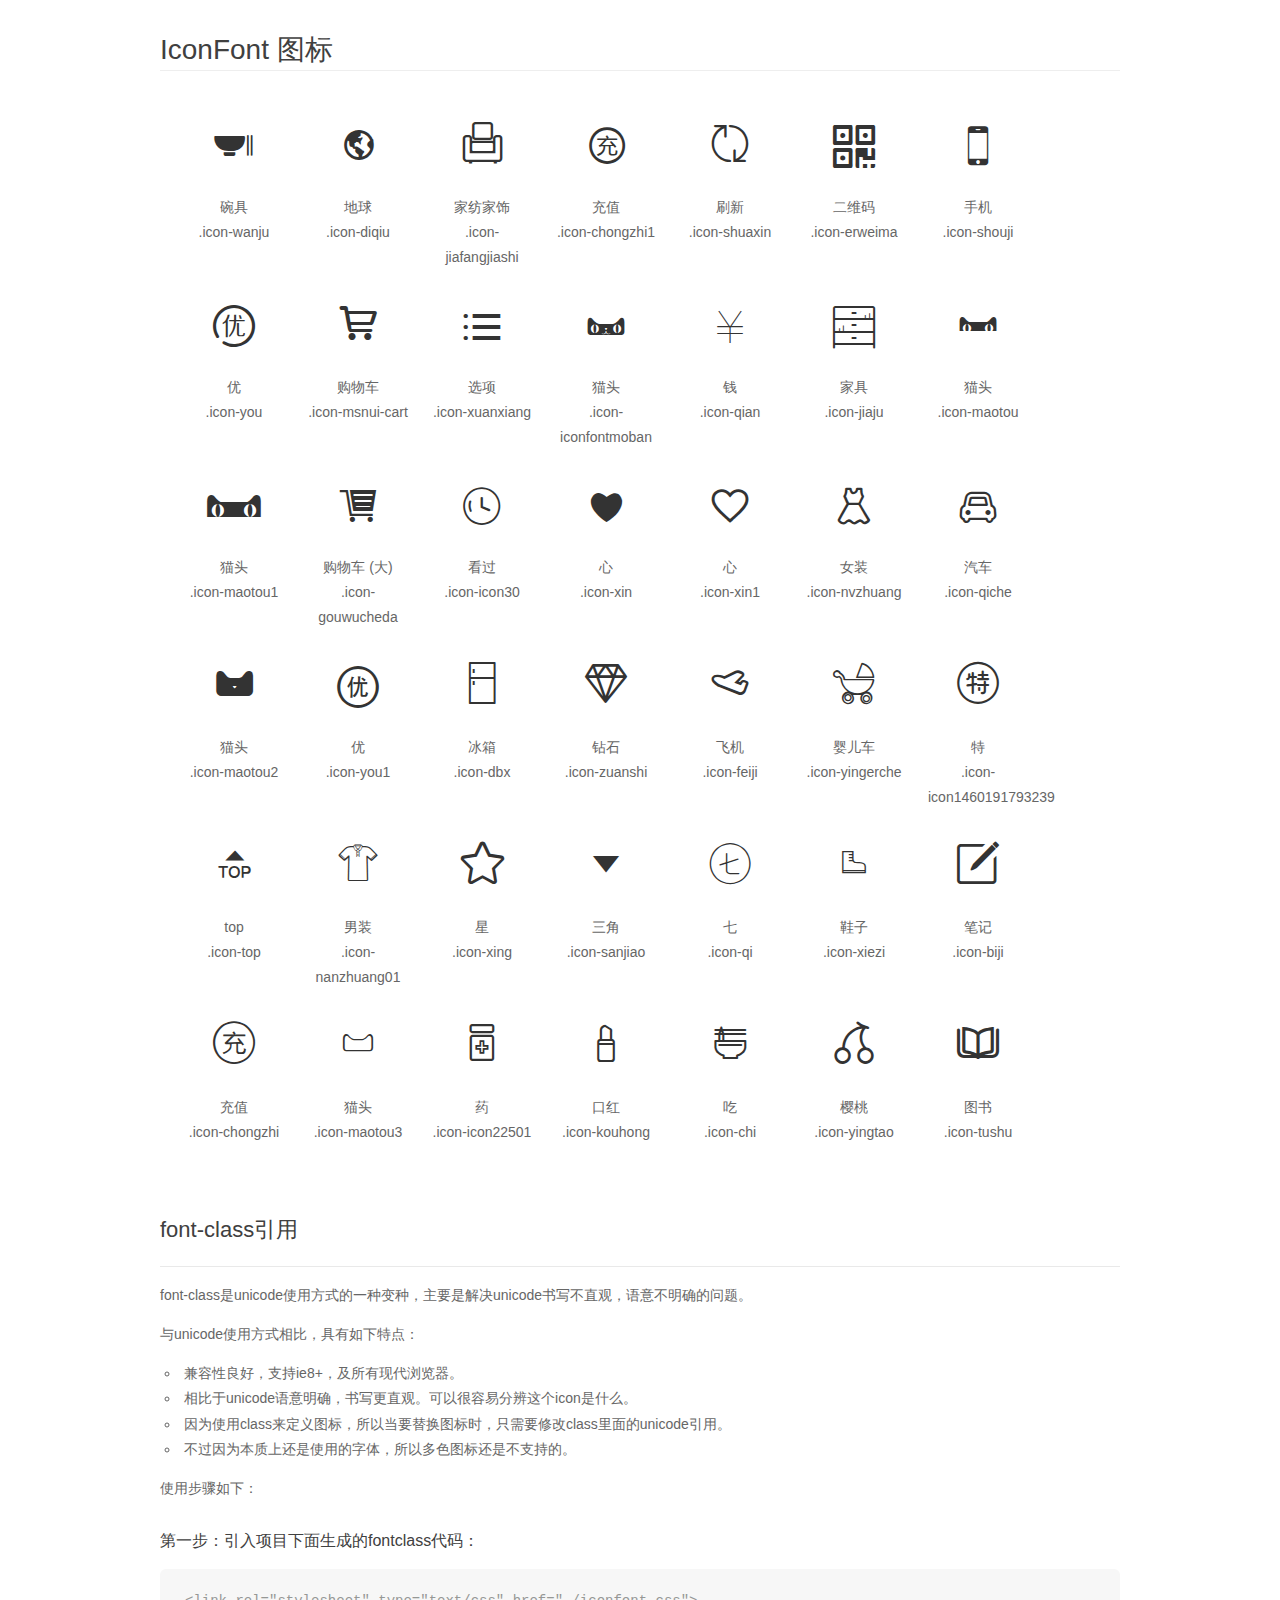
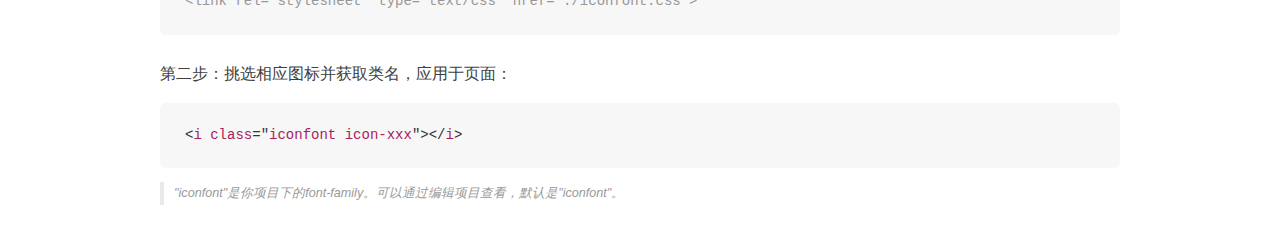
<file: font_mr01760zyskmx6r/demo_fontclass.html>
<!DOCTYPE html>
<html>
<head>
    <meta charset="utf-8"/>
    <title>IconFont</title>
    <link rel="stylesheet" href="demo.css">
    <link rel="stylesheet" href="iconfont.css">
</head>
<body>
    <div class="main markdown">
        <h1>IconFont 图标</h1>
        <ul class="icon_lists clear">
            
                <li>
                <i class="icon iconfont icon-wanju"></i>
                    <div class="name">碗具</div>
                    <div class="fontclass">.icon-wanju</div>
                </li>
            
                <li>
                <i class="icon iconfont icon-diqiu"></i>
                    <div class="name">地球</div>
                    <div class="fontclass">.icon-diqiu</div>
                </li>
            
                <li>
                <i class="icon iconfont icon-jiafangjiashi"></i>
                    <div class="name">家纺家饰</div>
                    <div class="fontclass">.icon-jiafangjiashi</div>
                </li>
            
                <li>
                <i class="icon iconfont icon-chongzhi1"></i>
                    <div class="name">充值</div>
                    <div class="fontclass">.icon-chongzhi1</div>
                </li>
            
                <li>
                <i class="icon iconfont icon-shuaxin"></i>
                    <div class="name">刷新</div>
                    <div class="fontclass">.icon-shuaxin</div>
                </li>
            
                <li>
                <i class="icon iconfont icon-erweima"></i>
                    <div class="name">二维码</div>
                    <div class="fontclass">.icon-erweima</div>
                </li>
            
                <li>
                <i class="icon iconfont icon-shouji"></i>
                    <div class="name">手机</div>
                    <div class="fontclass">.icon-shouji</div>
                </li>
            
                <li>
                <i class="icon iconfont icon-you"></i>
                    <div class="name">优</div>
                    <div class="fontclass">.icon-you</div>
                </li>
            
                <li>
                <i class="icon iconfont icon-msnui-cart"></i>
                    <div class="name">购物车</div>
                    <div class="fontclass">.icon-msnui-cart</div>
                </li>
            
                <li>
                <i class="icon iconfont icon-xuanxiang"></i>
                    <div class="name">选项</div>
                    <div class="fontclass">.icon-xuanxiang</div>
                </li>
            
                <li>
                <i class="icon iconfont icon-iconfontmoban"></i>
                    <div class="name">猫头</div>
                    <div class="fontclass">.icon-iconfontmoban</div>
                </li>
            
                <li>
                <i class="icon iconfont icon-qian"></i>
                    <div class="name">钱</div>
                    <div class="fontclass">.icon-qian</div>
                </li>
            
                <li>
                <i class="icon iconfont icon-jiaju"></i>
                    <div class="name">家具</div>
                    <div class="fontclass">.icon-jiaju</div>
                </li>
            
                <li>
                <i class="icon iconfont icon-maotou"></i>
                    <div class="name">猫头</div>
                    <div class="fontclass">.icon-maotou</div>
                </li>
            
                <li>
                <i class="icon iconfont icon-maotou1"></i>
                    <div class="name">猫头</div>
                    <div class="fontclass">.icon-maotou1</div>
                </li>
            
                <li>
                <i class="icon iconfont icon-gouwucheda"></i>
                    <div class="name">购物车 (大)</div>
                    <div class="fontclass">.icon-gouwucheda</div>
                </li>
            
                <li>
                <i class="icon iconfont icon-icon30"></i>
                    <div class="name">看过</div>
                    <div class="fontclass">.icon-icon30</div>
                </li>
            
                <li>
                <i class="icon iconfont icon-xin"></i>
                    <div class="name">心</div>
                    <div class="fontclass">.icon-xin</div>
                </li>
            
                <li>
                <i class="icon iconfont icon-xin1"></i>
                    <div class="name">心</div>
                    <div class="fontclass">.icon-xin1</div>
                </li>
            
                <li>
                <i class="icon iconfont icon-nvzhuang"></i>
                    <div class="name">女装</div>
                    <div class="fontclass">.icon-nvzhuang</div>
                </li>
            
                <li>
                <i class="icon iconfont icon-qiche"></i>
                    <div class="name">汽车</div>
                    <div class="fontclass">.icon-qiche</div>
                </li>
            
                <li>
                <i class="icon iconfont icon-maotou2"></i>
                    <div class="name">猫头</div>
                    <div class="fontclass">.icon-maotou2</div>
                </li>
            
                <li>
                <i class="icon iconfont icon-you1"></i>
                    <div class="name">优</div>
                    <div class="fontclass">.icon-you1</div>
                </li>
            
                <li>
                <i class="icon iconfont icon-dbx"></i>
                    <div class="name">冰箱</div>
                    <div class="fontclass">.icon-dbx</div>
                </li>
            
                <li>
                <i class="icon iconfont icon-zuanshi"></i>
                    <div class="name">钻石</div>
                    <div class="fontclass">.icon-zuanshi</div>
                </li>
            
                <li>
                <i class="icon iconfont icon-feiji"></i>
                    <div class="name">飞机</div>
                    <div class="fontclass">.icon-feiji</div>
                </li>
            
                <li>
                <i class="icon iconfont icon-yingerche"></i>
                    <div class="name">婴儿车</div>
                    <div class="fontclass">.icon-yingerche</div>
                </li>
            
                <li>
                <i class="icon iconfont icon-icon1460191793239"></i>
                    <div class="name">特</div>
                    <div class="fontclass">.icon-icon1460191793239</div>
                </li>
            
                <li>
                <i class="icon iconfont icon-top"></i>
                    <div class="name">top</div>
                    <div class="fontclass">.icon-top</div>
                </li>
            
                <li>
                <i class="icon iconfont icon-nanzhuang01"></i>
                    <div class="name">男装</div>
                    <div class="fontclass">.icon-nanzhuang01</div>
                </li>
            
                <li>
                <i class="icon iconfont icon-xing"></i>
                    <div class="name">星</div>
                    <div class="fontclass">.icon-xing</div>
                </li>
            
                <li>
                <i class="icon iconfont icon-sanjiao"></i>
                    <div class="name">三角</div>
                    <div class="fontclass">.icon-sanjiao</div>
                </li>
            
                <li>
                <i class="icon iconfont icon-qi"></i>
                    <div class="name">七</div>
                    <div class="fontclass">.icon-qi</div>
                </li>
            
                <li>
                <i class="icon iconfont icon-xiezi"></i>
                    <div class="name">鞋子</div>
                    <div class="fontclass">.icon-xiezi</div>
                </li>
            
                <li>
                <i class="icon iconfont icon-biji"></i>
                    <div class="name">笔记</div>
                    <div class="fontclass">.icon-biji</div>
                </li>
            
                <li>
                <i class="icon iconfont icon-chongzhi"></i>
                    <div class="name">充值</div>
                    <div class="fontclass">.icon-chongzhi</div>
                </li>
            
                <li>
                <i class="icon iconfont icon-maotou3"></i>
                    <div class="name">猫头</div>
                    <div class="fontclass">.icon-maotou3</div>
                </li>
            
                <li>
                <i class="icon iconfont icon-icon22501"></i>
                    <div class="name">药</div>
                    <div class="fontclass">.icon-icon22501</div>
                </li>
            
                <li>
                <i class="icon iconfont icon-kouhong"></i>
                    <div class="name">口红</div>
                    <div class="fontclass">.icon-kouhong</div>
                </li>
            
                <li>
                <i class="icon iconfont icon-chi"></i>
                    <div class="name">吃</div>
                    <div class="fontclass">.icon-chi</div>
                </li>
            
                <li>
                <i class="icon iconfont icon-yingtao"></i>
                    <div class="name">樱桃</div>
                    <div class="fontclass">.icon-yingtao</div>
                </li>
            
                <li>
                <i class="icon iconfont icon-tushu"></i>
                    <div class="name">图书</div>
                    <div class="fontclass">.icon-tushu</div>
                </li>
            
        </ul>

        <h2 id="font-class-">font-class引用</h2>
        <hr>

        <p>font-class是unicode使用方式的一种变种，主要是解决unicode书写不直观，语意不明确的问题。</p>
        <p>与unicode使用方式相比，具有如下特点：</p>
        <ul>
        <li>兼容性良好，支持ie8+，及所有现代浏览器。</li>
        <li>相比于unicode语意明确，书写更直观。可以很容易分辨这个icon是什么。</li>
        <li>因为使用class来定义图标，所以当要替换图标时，只需要修改class里面的unicode引用。</li>
        <li>不过因为本质上还是使用的字体，所以多色图标还是不支持的。</li>
        </ul>
        <p>使用步骤如下：</p>
        <h3 id="-fontclass-">第一步：引入项目下面生成的fontclass代码：</h3>


        <pre><code class="lang-js hljs javascript"><span class="hljs-comment">&lt;link rel="stylesheet" type="text/css" href="./iconfont.css"&gt;</span></code></pre>
        <h3 id="-">第二步：挑选相应图标并获取类名，应用于页面：</h3>
        <pre><code class="lang-css hljs">&lt;<span class="hljs-selector-tag">i</span> <span class="hljs-selector-tag">class</span>="<span class="hljs-selector-tag">iconfont</span> <span class="hljs-selector-tag">icon-xxx</span>"&gt;&lt;/<span class="hljs-selector-tag">i</span>&gt;</code></pre>
        <blockquote>
        <p>"iconfont"是你项目下的font-family。可以通过编辑项目查看，默认是"iconfont"。</p>
        </blockquote>
    </div>
</body>
</html>
</file>
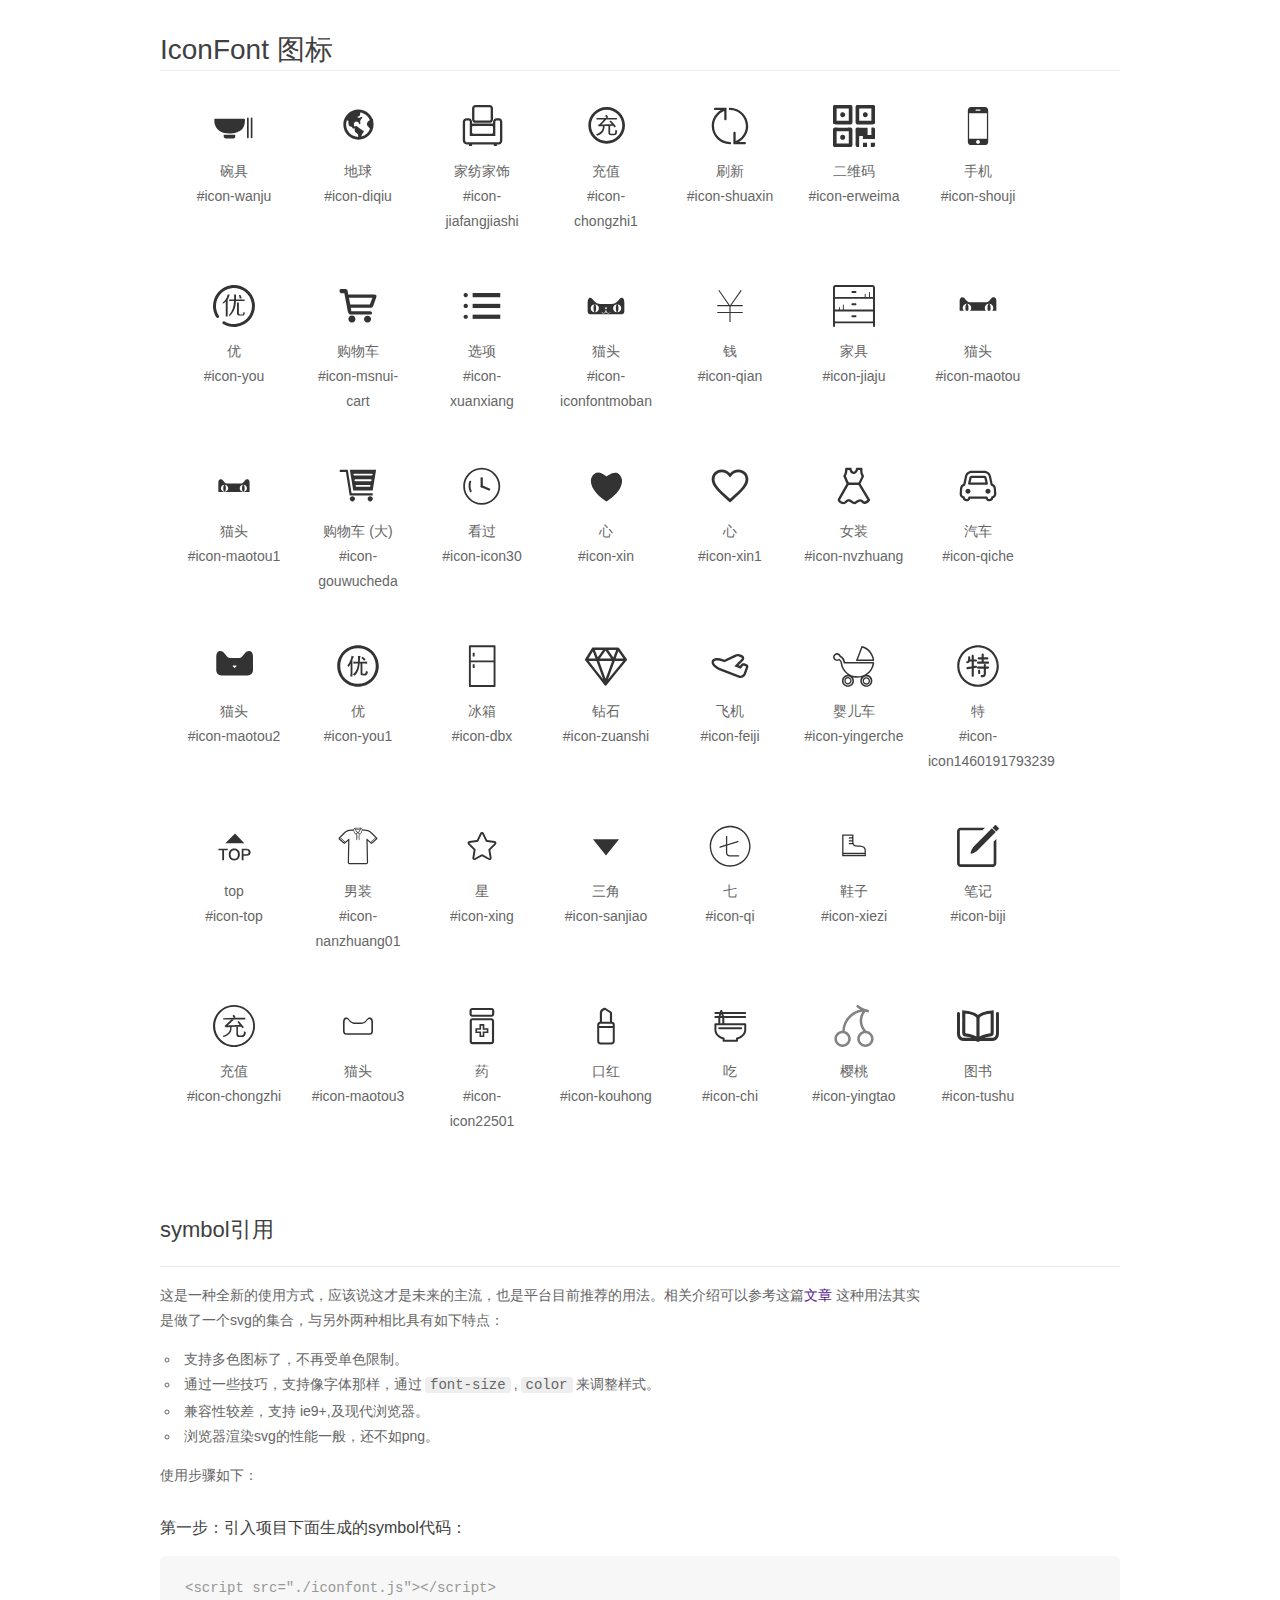
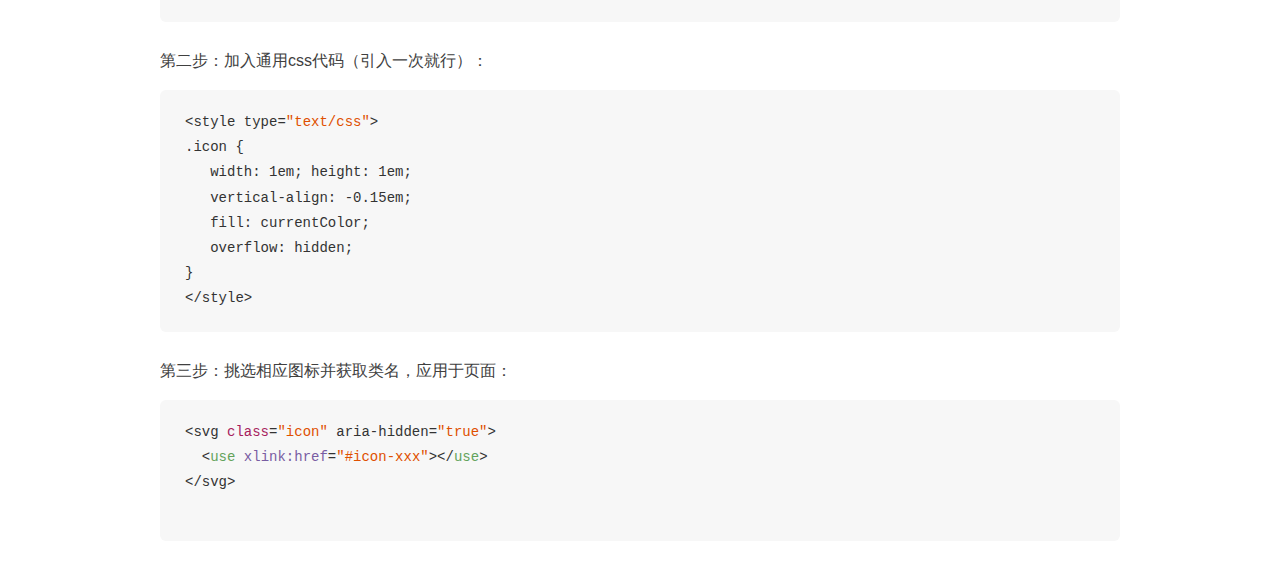
<file: font_mr01760zyskmx6r/demo_symbol.html>
<!DOCTYPE html>
<html>
<head>
    <meta charset="utf-8"/>
    <title>IconFont</title>
    <link rel="stylesheet" href="demo.css">
    <script src="iconfont.js"></script>

    <style type="text/css">
        .icon {
          /* 通过设置 font-size 来改变图标大小 */
          width: 1em; height: 1em;
          /* 图标和文字相邻时，垂直对齐 */
          vertical-align: -0.15em;
          /* 通过设置 color 来改变 SVG 的颜色/fill */
          fill: currentColor;
          /* path 和 stroke 溢出 viewBox 部分在 IE 下会显示
             normalize.css 中也包含这行 */
          overflow: hidden;
        }

    </style>
</head>
<body>
    <div class="main markdown">
        <h1>IconFont 图标</h1>
        <ul class="icon_lists clear">
            
                <li>
                    <svg class="icon" aria-hidden="true">
                        <use xlink:href="#icon-wanju"></use>
                    </svg>
                    <div class="name">碗具</div>
                    <div class="fontclass">#icon-wanju</div>
                </li>
            
                <li>
                    <svg class="icon" aria-hidden="true">
                        <use xlink:href="#icon-diqiu"></use>
                    </svg>
                    <div class="name">地球</div>
                    <div class="fontclass">#icon-diqiu</div>
                </li>
            
                <li>
                    <svg class="icon" aria-hidden="true">
                        <use xlink:href="#icon-jiafangjiashi"></use>
                    </svg>
                    <div class="name">家纺家饰</div>
                    <div class="fontclass">#icon-jiafangjiashi</div>
                </li>
            
                <li>
                    <svg class="icon" aria-hidden="true">
                        <use xlink:href="#icon-chongzhi1"></use>
                    </svg>
                    <div class="name">充值</div>
                    <div class="fontclass">#icon-chongzhi1</div>
                </li>
            
                <li>
                    <svg class="icon" aria-hidden="true">
                        <use xlink:href="#icon-shuaxin"></use>
                    </svg>
                    <div class="name">刷新</div>
                    <div class="fontclass">#icon-shuaxin</div>
                </li>
            
                <li>
                    <svg class="icon" aria-hidden="true">
                        <use xlink:href="#icon-erweima"></use>
                    </svg>
                    <div class="name">二维码</div>
                    <div class="fontclass">#icon-erweima</div>
                </li>
            
                <li>
                    <svg class="icon" aria-hidden="true">
                        <use xlink:href="#icon-shouji"></use>
                    </svg>
                    <div class="name">手机</div>
                    <div class="fontclass">#icon-shouji</div>
                </li>
            
                <li>
                    <svg class="icon" aria-hidden="true">
                        <use xlink:href="#icon-you"></use>
                    </svg>
                    <div class="name">优</div>
                    <div class="fontclass">#icon-you</div>
                </li>
            
                <li>
                    <svg class="icon" aria-hidden="true">
                        <use xlink:href="#icon-msnui-cart"></use>
                    </svg>
                    <div class="name">购物车</div>
                    <div class="fontclass">#icon-msnui-cart</div>
                </li>
            
                <li>
                    <svg class="icon" aria-hidden="true">
                        <use xlink:href="#icon-xuanxiang"></use>
                    </svg>
                    <div class="name">选项</div>
                    <div class="fontclass">#icon-xuanxiang</div>
                </li>
            
                <li>
                    <svg class="icon" aria-hidden="true">
                        <use xlink:href="#icon-iconfontmoban"></use>
                    </svg>
                    <div class="name">猫头</div>
                    <div class="fontclass">#icon-iconfontmoban</div>
                </li>
            
                <li>
                    <svg class="icon" aria-hidden="true">
                        <use xlink:href="#icon-qian"></use>
                    </svg>
                    <div class="name">钱</div>
                    <div class="fontclass">#icon-qian</div>
                </li>
            
                <li>
                    <svg class="icon" aria-hidden="true">
                        <use xlink:href="#icon-jiaju"></use>
                    </svg>
                    <div class="name">家具</div>
                    <div class="fontclass">#icon-jiaju</div>
                </li>
            
                <li>
                    <svg class="icon" aria-hidden="true">
                        <use xlink:href="#icon-maotou"></use>
                    </svg>
                    <div class="name">猫头</div>
                    <div class="fontclass">#icon-maotou</div>
                </li>
            
                <li>
                    <svg class="icon" aria-hidden="true">
                        <use xlink:href="#icon-maotou1"></use>
                    </svg>
                    <div class="name">猫头</div>
                    <div class="fontclass">#icon-maotou1</div>
                </li>
            
                <li>
                    <svg class="icon" aria-hidden="true">
                        <use xlink:href="#icon-gouwucheda"></use>
                    </svg>
                    <div class="name">购物车 (大)</div>
                    <div class="fontclass">#icon-gouwucheda</div>
                </li>
            
                <li>
                    <svg class="icon" aria-hidden="true">
                        <use xlink:href="#icon-icon30"></use>
                    </svg>
                    <div class="name">看过</div>
                    <div class="fontclass">#icon-icon30</div>
                </li>
            
                <li>
                    <svg class="icon" aria-hidden="true">
                        <use xlink:href="#icon-xin"></use>
                    </svg>
                    <div class="name">心</div>
                    <div class="fontclass">#icon-xin</div>
                </li>
            
                <li>
                    <svg class="icon" aria-hidden="true">
                        <use xlink:href="#icon-xin1"></use>
                    </svg>
                    <div class="name">心</div>
                    <div class="fontclass">#icon-xin1</div>
                </li>
            
                <li>
                    <svg class="icon" aria-hidden="true">
                        <use xlink:href="#icon-nvzhuang"></use>
                    </svg>
                    <div class="name">女装</div>
                    <div class="fontclass">#icon-nvzhuang</div>
                </li>
            
                <li>
                    <svg class="icon" aria-hidden="true">
                        <use xlink:href="#icon-qiche"></use>
                    </svg>
                    <div class="name">汽车</div>
                    <div class="fontclass">#icon-qiche</div>
                </li>
            
                <li>
                    <svg class="icon" aria-hidden="true">
                        <use xlink:href="#icon-maotou2"></use>
                    </svg>
                    <div class="name">猫头</div>
                    <div class="fontclass">#icon-maotou2</div>
                </li>
            
                <li>
                    <svg class="icon" aria-hidden="true">
                        <use xlink:href="#icon-you1"></use>
                    </svg>
                    <div class="name">优</div>
                    <div class="fontclass">#icon-you1</div>
                </li>
            
                <li>
                    <svg class="icon" aria-hidden="true">
                        <use xlink:href="#icon-dbx"></use>
                    </svg>
                    <div class="name">冰箱</div>
                    <div class="fontclass">#icon-dbx</div>
                </li>
            
                <li>
                    <svg class="icon" aria-hidden="true">
                        <use xlink:href="#icon-zuanshi"></use>
                    </svg>
                    <div class="name">钻石</div>
                    <div class="fontclass">#icon-zuanshi</div>
                </li>
            
                <li>
                    <svg class="icon" aria-hidden="true">
                        <use xlink:href="#icon-feiji"></use>
                    </svg>
                    <div class="name">飞机</div>
                    <div class="fontclass">#icon-feiji</div>
                </li>
            
                <li>
                    <svg class="icon" aria-hidden="true">
                        <use xlink:href="#icon-yingerche"></use>
                    </svg>
                    <div class="name">婴儿车</div>
                    <div class="fontclass">#icon-yingerche</div>
                </li>
            
                <li>
                    <svg class="icon" aria-hidden="true">
                        <use xlink:href="#icon-icon1460191793239"></use>
                    </svg>
                    <div class="name">特</div>
                    <div class="fontclass">#icon-icon1460191793239</div>
                </li>
            
                <li>
                    <svg class="icon" aria-hidden="true">
                        <use xlink:href="#icon-top"></use>
                    </svg>
                    <div class="name">top</div>
                    <div class="fontclass">#icon-top</div>
                </li>
            
                <li>
                    <svg class="icon" aria-hidden="true">
                        <use xlink:href="#icon-nanzhuang01"></use>
                    </svg>
                    <div class="name">男装</div>
                    <div class="fontclass">#icon-nanzhuang01</div>
                </li>
            
                <li>
                    <svg class="icon" aria-hidden="true">
                        <use xlink:href="#icon-xing"></use>
                    </svg>
                    <div class="name">星</div>
                    <div class="fontclass">#icon-xing</div>
                </li>
            
                <li>
                    <svg class="icon" aria-hidden="true">
                        <use xlink:href="#icon-sanjiao"></use>
                    </svg>
                    <div class="name">三角</div>
                    <div class="fontclass">#icon-sanjiao</div>
                </li>
            
                <li>
                    <svg class="icon" aria-hidden="true">
                        <use xlink:href="#icon-qi"></use>
                    </svg>
                    <div class="name">七</div>
                    <div class="fontclass">#icon-qi</div>
                </li>
            
                <li>
                    <svg class="icon" aria-hidden="true">
                        <use xlink:href="#icon-xiezi"></use>
                    </svg>
                    <div class="name">鞋子</div>
                    <div class="fontclass">#icon-xiezi</div>
                </li>
            
                <li>
                    <svg class="icon" aria-hidden="true">
                        <use xlink:href="#icon-biji"></use>
                    </svg>
                    <div class="name">笔记</div>
                    <div class="fontclass">#icon-biji</div>
                </li>
            
                <li>
                    <svg class="icon" aria-hidden="true">
                        <use xlink:href="#icon-chongzhi"></use>
                    </svg>
                    <div class="name">充值</div>
                    <div class="fontclass">#icon-chongzhi</div>
                </li>
            
                <li>
                    <svg class="icon" aria-hidden="true">
                        <use xlink:href="#icon-maotou3"></use>
                    </svg>
                    <div class="name">猫头</div>
                    <div class="fontclass">#icon-maotou3</div>
                </li>
            
                <li>
                    <svg class="icon" aria-hidden="true">
                        <use xlink:href="#icon-icon22501"></use>
                    </svg>
                    <div class="name">药</div>
                    <div class="fontclass">#icon-icon22501</div>
                </li>
            
                <li>
                    <svg class="icon" aria-hidden="true">
                        <use xlink:href="#icon-kouhong"></use>
                    </svg>
                    <div class="name">口红</div>
                    <div class="fontclass">#icon-kouhong</div>
                </li>
            
                <li>
                    <svg class="icon" aria-hidden="true">
                        <use xlink:href="#icon-chi"></use>
                    </svg>
                    <div class="name">吃</div>
                    <div class="fontclass">#icon-chi</div>
                </li>
            
                <li>
                    <svg class="icon" aria-hidden="true">
                        <use xlink:href="#icon-yingtao"></use>
                    </svg>
                    <div class="name">樱桃</div>
                    <div class="fontclass">#icon-yingtao</div>
                </li>
            
                <li>
                    <svg class="icon" aria-hidden="true">
                        <use xlink:href="#icon-tushu"></use>
                    </svg>
                    <div class="name">图书</div>
                    <div class="fontclass">#icon-tushu</div>
                </li>
            
        </ul>


        <h2 id="symbol-">symbol引用</h2>
        <hr>

        <p>这是一种全新的使用方式，应该说这才是未来的主流，也是平台目前推荐的用法。相关介绍可以参考这篇<a href="">文章</a>
        这种用法其实是做了一个svg的集合，与另外两种相比具有如下特点：</p>
        <ul>
          <li>支持多色图标了，不再受单色限制。</li>
          <li>通过一些技巧，支持像字体那样，通过<code>font-size</code>,<code>color</code>来调整样式。</li>
          <li>兼容性较差，支持 ie9+,及现代浏览器。</li>
          <li>浏览器渲染svg的性能一般，还不如png。</li>
        </ul>
        <p>使用步骤如下：</p>
        <h3 id="-symbol-">第一步：引入项目下面生成的symbol代码：</h3>
        <pre><code class="lang-js hljs javascript"><span class="hljs-comment">&lt;script src="./iconfont.js"&gt;&lt;/script&gt;</span></code></pre>
        <h3 id="-css-">第二步：加入通用css代码（引入一次就行）：</h3>
        <pre><code class="lang-js hljs javascript">&lt;style type=<span class="hljs-string">"text/css"</span>&gt;
.icon {
   width: <span class="hljs-number">1</span>em; height: <span class="hljs-number">1</span>em;
   vertical-align: <span class="hljs-number">-0.15</span>em;
   fill: currentColor;
   overflow: hidden;
}
&lt;<span class="hljs-regexp">/style&gt;</span></code></pre>
        <h3 id="-">第三步：挑选相应图标并获取类名，应用于页面：</h3>
        <pre><code class="lang-js hljs javascript">&lt;svg <span class="hljs-class"><span class="hljs-keyword">class</span></span>=<span class="hljs-string">"icon"</span> aria-hidden=<span class="hljs-string">"true"</span>&gt;<span class="xml"><span class="hljs-tag">
  &lt;<span class="hljs-name">use</span> <span class="hljs-attr">xlink:href</span>=<span class="hljs-string">"#icon-xxx"</span>&gt;</span><span class="hljs-tag">&lt;/<span class="hljs-name">use</span>&gt;</span>
</span>&lt;<span class="hljs-regexp">/svg&gt;
        </span></code></pre>
    </div>
</body>
</html>
</file>
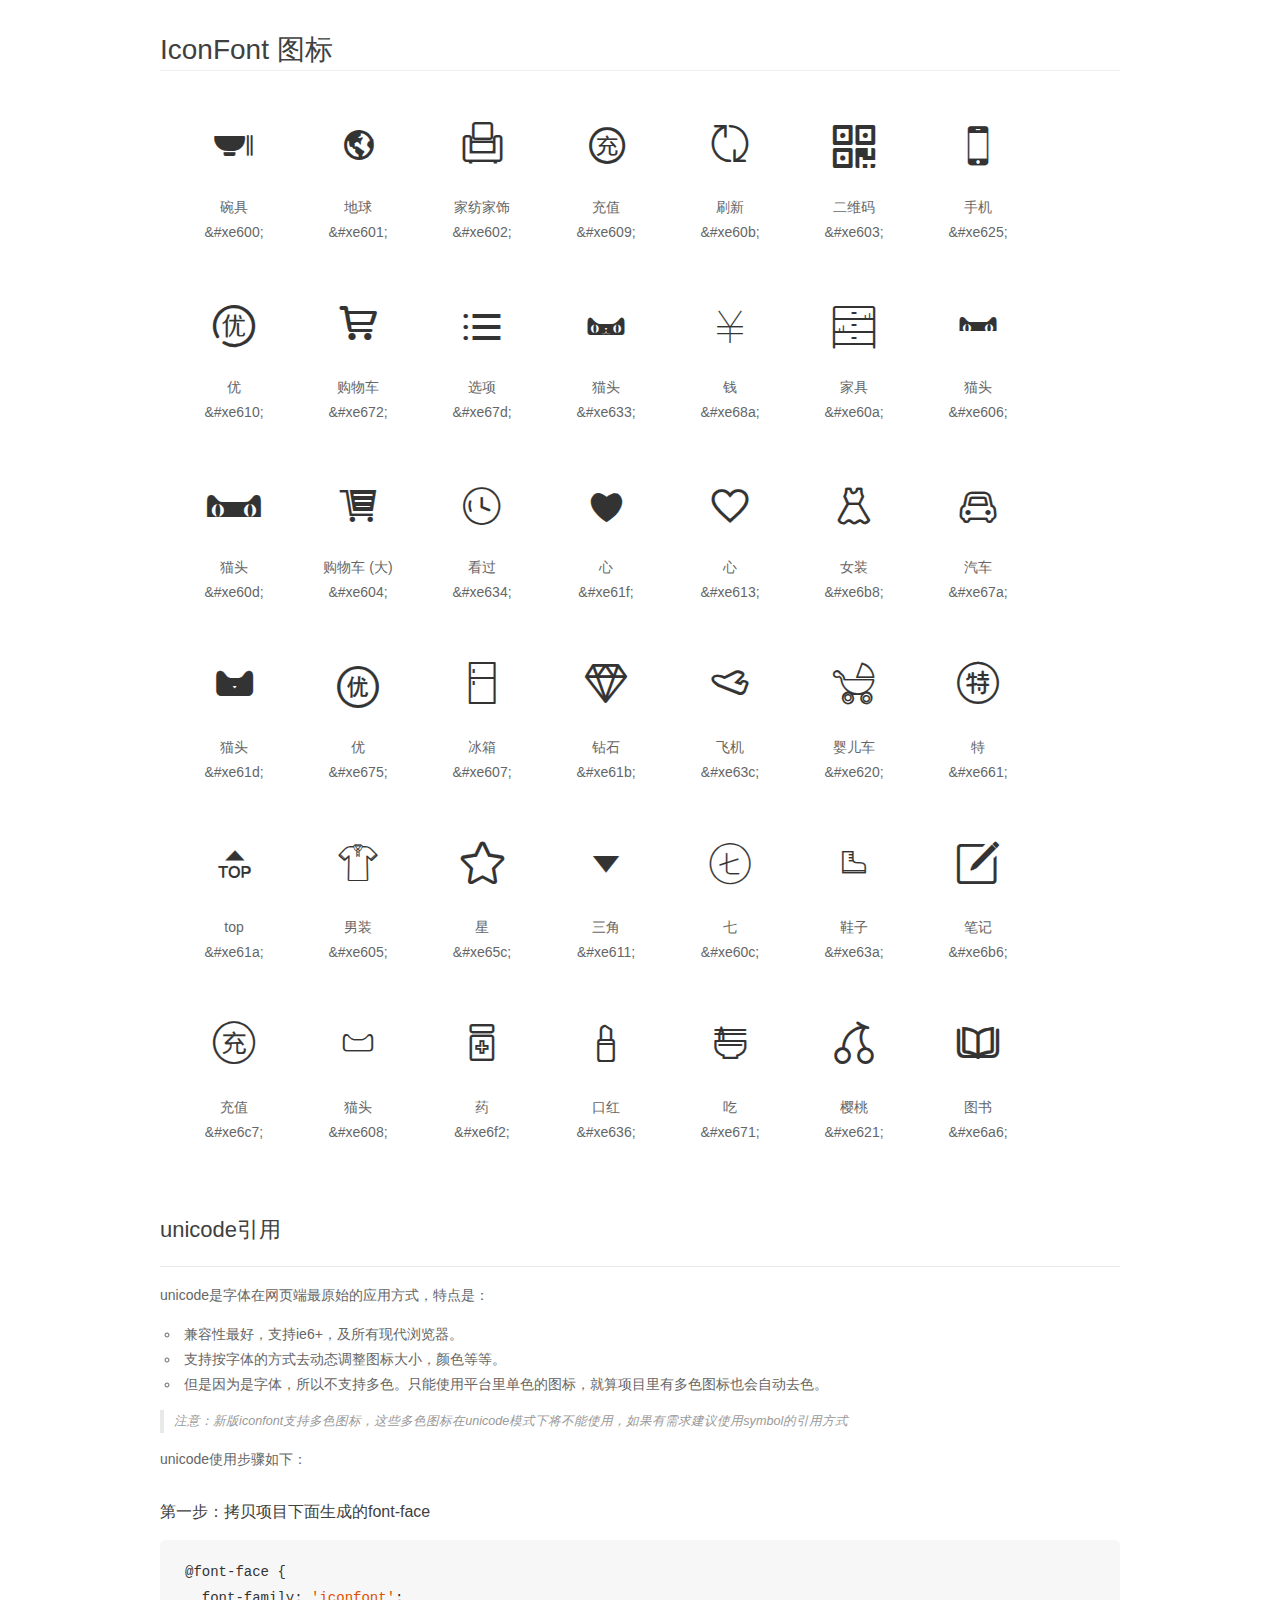
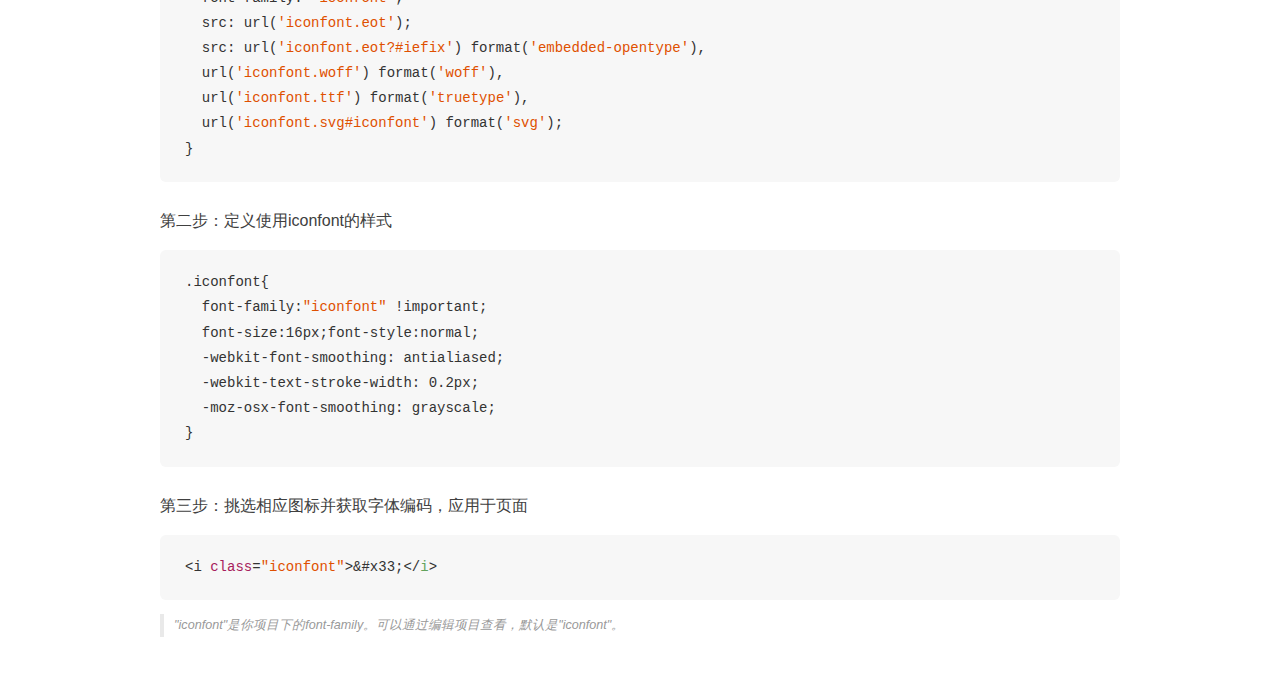
<file: font_mr01760zyskmx6r/demo_unicode.html>
<!DOCTYPE html>
<html>
<head>
    <meta charset="utf-8"/>
    <title>IconFont</title>
    <link rel="stylesheet" href="demo.css">

    <style type="text/css">

        @font-face {font-family: "iconfont";
          src: url('iconfont.eot'); /* IE9*/
          src: url('iconfont.eot#iefix') format('embedded-opentype'), /* IE6-IE8 */
          url('iconfont.woff') format('woff'), /* chrome, firefox */
          url('iconfont.ttf') format('truetype'), /* chrome, firefox, opera, Safari, Android, iOS 4.2+*/
          url('iconfont.svg#iconfont') format('svg'); /* iOS 4.1- */
        }

        .iconfont {
          font-family:"iconfont" !important;
          font-size:16px;
          font-style:normal;
          -webkit-font-smoothing: antialiased;
          -webkit-text-stroke-width: 0.2px;
          -moz-osx-font-smoothing: grayscale;
        }

    </style>
</head>
<body>
    <div class="main markdown">
        <h1>IconFont 图标</h1>
        <ul class="icon_lists clear">
            
                <li>
                <i class="icon iconfont">&#xe600;</i>
                    <div class="name">碗具</div>
                    <div class="code">&amp;#xe600;</div>
                </li>
            
                <li>
                <i class="icon iconfont">&#xe601;</i>
                    <div class="name">地球</div>
                    <div class="code">&amp;#xe601;</div>
                </li>
            
                <li>
                <i class="icon iconfont">&#xe602;</i>
                    <div class="name">家纺家饰</div>
                    <div class="code">&amp;#xe602;</div>
                </li>
            
                <li>
                <i class="icon iconfont">&#xe609;</i>
                    <div class="name">充值</div>
                    <div class="code">&amp;#xe609;</div>
                </li>
            
                <li>
                <i class="icon iconfont">&#xe60b;</i>
                    <div class="name">刷新</div>
                    <div class="code">&amp;#xe60b;</div>
                </li>
            
                <li>
                <i class="icon iconfont">&#xe603;</i>
                    <div class="name">二维码</div>
                    <div class="code">&amp;#xe603;</div>
                </li>
            
                <li>
                <i class="icon iconfont">&#xe625;</i>
                    <div class="name">手机</div>
                    <div class="code">&amp;#xe625;</div>
                </li>
            
                <li>
                <i class="icon iconfont">&#xe610;</i>
                    <div class="name">优</div>
                    <div class="code">&amp;#xe610;</div>
                </li>
            
                <li>
                <i class="icon iconfont">&#xe672;</i>
                    <div class="name">购物车</div>
                    <div class="code">&amp;#xe672;</div>
                </li>
            
                <li>
                <i class="icon iconfont">&#xe67d;</i>
                    <div class="name">选项</div>
                    <div class="code">&amp;#xe67d;</div>
                </li>
            
                <li>
                <i class="icon iconfont">&#xe633;</i>
                    <div class="name">猫头</div>
                    <div class="code">&amp;#xe633;</div>
                </li>
            
                <li>
                <i class="icon iconfont">&#xe68a;</i>
                    <div class="name">钱</div>
                    <div class="code">&amp;#xe68a;</div>
                </li>
            
                <li>
                <i class="icon iconfont">&#xe60a;</i>
                    <div class="name">家具</div>
                    <div class="code">&amp;#xe60a;</div>
                </li>
            
                <li>
                <i class="icon iconfont">&#xe606;</i>
                    <div class="name">猫头</div>
                    <div class="code">&amp;#xe606;</div>
                </li>
            
                <li>
                <i class="icon iconfont">&#xe60d;</i>
                    <div class="name">猫头</div>
                    <div class="code">&amp;#xe60d;</div>
                </li>
            
                <li>
                <i class="icon iconfont">&#xe604;</i>
                    <div class="name">购物车 (大)</div>
                    <div class="code">&amp;#xe604;</div>
                </li>
            
                <li>
                <i class="icon iconfont">&#xe634;</i>
                    <div class="name">看过</div>
                    <div class="code">&amp;#xe634;</div>
                </li>
            
                <li>
                <i class="icon iconfont">&#xe61f;</i>
                    <div class="name">心</div>
                    <div class="code">&amp;#xe61f;</div>
                </li>
            
                <li>
                <i class="icon iconfont">&#xe613;</i>
                    <div class="name">心</div>
                    <div class="code">&amp;#xe613;</div>
                </li>
            
                <li>
                <i class="icon iconfont">&#xe6b8;</i>
                    <div class="name">女装</div>
                    <div class="code">&amp;#xe6b8;</div>
                </li>
            
                <li>
                <i class="icon iconfont">&#xe67a;</i>
                    <div class="name">汽车</div>
                    <div class="code">&amp;#xe67a;</div>
                </li>
            
                <li>
                <i class="icon iconfont">&#xe61d;</i>
                    <div class="name">猫头</div>
                    <div class="code">&amp;#xe61d;</div>
                </li>
            
                <li>
                <i class="icon iconfont">&#xe675;</i>
                    <div class="name">优</div>
                    <div class="code">&amp;#xe675;</div>
                </li>
            
                <li>
                <i class="icon iconfont">&#xe607;</i>
                    <div class="name">冰箱</div>
                    <div class="code">&amp;#xe607;</div>
                </li>
            
                <li>
                <i class="icon iconfont">&#xe61b;</i>
                    <div class="name">钻石</div>
                    <div class="code">&amp;#xe61b;</div>
                </li>
            
                <li>
                <i class="icon iconfont">&#xe63c;</i>
                    <div class="name">飞机</div>
                    <div class="code">&amp;#xe63c;</div>
                </li>
            
                <li>
                <i class="icon iconfont">&#xe620;</i>
                    <div class="name">婴儿车</div>
                    <div class="code">&amp;#xe620;</div>
                </li>
            
                <li>
                <i class="icon iconfont">&#xe661;</i>
                    <div class="name">特</div>
                    <div class="code">&amp;#xe661;</div>
                </li>
            
                <li>
                <i class="icon iconfont">&#xe61a;</i>
                    <div class="name">top</div>
                    <div class="code">&amp;#xe61a;</div>
                </li>
            
                <li>
                <i class="icon iconfont">&#xe605;</i>
                    <div class="name">男装</div>
                    <div class="code">&amp;#xe605;</div>
                </li>
            
                <li>
                <i class="icon iconfont">&#xe65c;</i>
                    <div class="name">星</div>
                    <div class="code">&amp;#xe65c;</div>
                </li>
            
                <li>
                <i class="icon iconfont">&#xe611;</i>
                    <div class="name">三角</div>
                    <div class="code">&amp;#xe611;</div>
                </li>
            
                <li>
                <i class="icon iconfont">&#xe60c;</i>
                    <div class="name">七</div>
                    <div class="code">&amp;#xe60c;</div>
                </li>
            
                <li>
                <i class="icon iconfont">&#xe63a;</i>
                    <div class="name">鞋子</div>
                    <div class="code">&amp;#xe63a;</div>
                </li>
            
                <li>
                <i class="icon iconfont">&#xe6b6;</i>
                    <div class="name">笔记</div>
                    <div class="code">&amp;#xe6b6;</div>
                </li>
            
                <li>
                <i class="icon iconfont">&#xe6c7;</i>
                    <div class="name">充值</div>
                    <div class="code">&amp;#xe6c7;</div>
                </li>
            
                <li>
                <i class="icon iconfont">&#xe608;</i>
                    <div class="name">猫头</div>
                    <div class="code">&amp;#xe608;</div>
                </li>
            
                <li>
                <i class="icon iconfont">&#xe6f2;</i>
                    <div class="name">药</div>
                    <div class="code">&amp;#xe6f2;</div>
                </li>
            
                <li>
                <i class="icon iconfont">&#xe636;</i>
                    <div class="name">口红</div>
                    <div class="code">&amp;#xe636;</div>
                </li>
            
                <li>
                <i class="icon iconfont">&#xe671;</i>
                    <div class="name">吃</div>
                    <div class="code">&amp;#xe671;</div>
                </li>
            
                <li>
                <i class="icon iconfont">&#xe621;</i>
                    <div class="name">樱桃</div>
                    <div class="code">&amp;#xe621;</div>
                </li>
            
                <li>
                <i class="icon iconfont">&#xe6a6;</i>
                    <div class="name">图书</div>
                    <div class="code">&amp;#xe6a6;</div>
                </li>
            
        </ul>
        <h2 id="unicode-">unicode引用</h2>
        <hr>

        <p>unicode是字体在网页端最原始的应用方式，特点是：</p>
        <ul>
        <li>兼容性最好，支持ie6+，及所有现代浏览器。</li>
        <li>支持按字体的方式去动态调整图标大小，颜色等等。</li>
        <li>但是因为是字体，所以不支持多色。只能使用平台里单色的图标，就算项目里有多色图标也会自动去色。</li>
        </ul>
        <blockquote>
        <p>注意：新版iconfont支持多色图标，这些多色图标在unicode模式下将不能使用，如果有需求建议使用symbol的引用方式</p>
        </blockquote>
        <p>unicode使用步骤如下：</p>
        <h3 id="-font-face">第一步：拷贝项目下面生成的font-face</h3>
        <pre><code class="lang-js hljs javascript">@font-face {
  font-family: <span class="hljs-string">'iconfont'</span>;
  src: url(<span class="hljs-string">'iconfont.eot'</span>);
  src: url(<span class="hljs-string">'iconfont.eot?#iefix'</span>) format(<span class="hljs-string">'embedded-opentype'</span>),
  url(<span class="hljs-string">'iconfont.woff'</span>) format(<span class="hljs-string">'woff'</span>),
  url(<span class="hljs-string">'iconfont.ttf'</span>) format(<span class="hljs-string">'truetype'</span>),
  url(<span class="hljs-string">'iconfont.svg#iconfont'</span>) format(<span class="hljs-string">'svg'</span>);
}
</code></pre>
        <h3 id="-iconfont-">第二步：定义使用iconfont的样式</h3>
        <pre><code class="lang-js hljs javascript">.iconfont{
  font-family:<span class="hljs-string">"iconfont"</span> !important;
  font-size:<span class="hljs-number">16</span>px;font-style:normal;
  -webkit-font-smoothing: antialiased;
  -webkit-text-stroke-width: <span class="hljs-number">0.2</span>px;
  -moz-osx-font-smoothing: grayscale;
}
</code></pre>
        <h3 id="-">第三步：挑选相应图标并获取字体编码，应用于页面</h3>
        <pre><code class="lang-js hljs javascript">&lt;i <span class="hljs-class"><span class="hljs-keyword">class</span></span>=<span class="hljs-string">"iconfont"</span>&gt;&amp;#x33;<span class="xml"><span class="hljs-tag">&lt;/<span class="hljs-name">i</span>&gt;</span></span></code></pre>

        <blockquote>
        <p>"iconfont"是你项目下的font-family。可以通过编辑项目查看，默认是"iconfont"。</p>
        </blockquote>
    </div>


</body>
</html>
</file>
<file: css/index.css>
﻿/*
* @Author: Acer
* @Date:   2017-03-25 21:38:43
* @Last Modified by:   Acer
* @Last Modified time: 2017-04-11 15:10:49
*/
*{
	margin: 0;
	padding: 0;
	list-style: none;
	text-decoration: none;
}
/* 顶部 */
.page{
	height: 32px;
	background:#F2F2F2; 
	border-bottom: 1px solid #E5E5E5;
}
.page .contain{
	height: 32px;
	margin: 0 auto;
	position: relative;
	/* border: 1px solid red; */
}
.page .contain .left{
	width: 20%;
	height: 32px;
	/* border: 1px solid blue; */
	font-size: 12px;
	text-align: center;
	line-height: 32px;
	color: #999;
	padding: 0;
	float: left;
	/* overflow: hidden; */
}

.page .contain .left1{
	display: none;
}

.page .contain .left .aa{
	padding-left:15px;
	color: #999;
}
.page .contain .left .aaa{
	padding: 0 10px;
	color: #999;
}

.page .contain .left .aa:hover{
	color: #c40000;
}
.page .contain .left .aaa:hover{
	color: #c40000;
}
/* 右底部 */
.page .contain .right{
	width:60%; 
	line-height: 32px;
	color: #999;
	/* border: 1px solid blue; */
	float: right;
	text-align: right;
}
.page .contain .right .li1{
	width: 74px;
	height: 32px;
	float: left;
	position: relative;
	font-size:12px;
	text-align: center; 
}

.page .contain .right .li1 .aa{
	width: 74px;
	height: 34px;
	color: #999;
	display: block;
}

.page .contain .right .li1:hover  .aa{
	width: 74px;
	height: 34px;
	color: #C40000;
	text-decoration:underline;
	display: block;
	border: 1px solid #ccc;
	border-top: 0;
	background: #fff;
}

.page .contain .right .li1  .son1{
	width: 96px;
	height:60px;
	background: #fff;
	border: 1px solid #ccc;
	border-top: 0;
	position: absolute;
	top:33px;
	z-index: 100;
	display: none;
	text-align: center;
}


.page .contain .right .li1  .son2{
	width: 96px;
	height:60px;
	background: #fff;
	border: 1px solid #ccc;
	border-top: 0;
	position: absolute;
	top:33px;
	z-index: 100;
	display: none;
	text-align: center;
}


.page .contain .right .li1:hover .son1{
	display: block;
}

.page .contain .right .li1 .son1 .a1{
	position: absolute;
	top:-100px;
	left:10px;
	color: #000;
	line-height: 20;
}
.page .contain .right .li1 .son1 .a2{
	color: #000;
	line-height: 20;
	position: absolute;
	top:-80px;
	left:10px;
}

.page .contain li .son a{
	color: #9A9A9A;
}


.page .contain li .son a:hover{
	color: #C40000;
}

.page .contain .right .li1 .son1 a:hover{
	color: #C40000;
	text-decoration:underline;
}







/* 最顶部下拉 */


.page .contain .right .li1  .son3{
	width: 1000px;
	height:235px;
	background: #fff;
	border: 1px solid #ccc;
	border-top: 0;
	position: absolute;
	top:33px;
	right:-2px;
	z-index:999999;
	display:none;
	text-align: center;
}

.son3-box1{
	width:24%;
	border-right: 1px  solid #D3D3D3;
	height: 200px;
	float: left;
	margin-top: 20px;
}

.son3-box1-top-img{
	width:100%;
	height: 200px; 
}

.son3-box2{
	border-right:none;
}





/* 固定条 */

.fixed{
	height:686px;
    width:35px;
    overflow: visible;
    right: 0;
    bottom: 0;
    background:#000;
    position: fixed;
    z-index: 999999;
    top: 0;
    display: none;
}

/* .fixed:hover{ */
	/* overflow:hidden;
	display: block; */
/* } */



/* 头部 */
.header{
	width:100%;
	height: 130px;
	background: #fff;
}
.header .center{
	height: 130px;
	margin: 0 auto;
	border: 1px solid #fff;
	background: #fff;
	position: relative;
}


.header .center .middle{
	width:625px;
	height:62px ;
	/* background:#000 ; */
	box-sizing: border-box;
	margin: 30px auto;
	/* position: relative; */
}
/* .header .center .middle .input{
	width: 540px;
	height: 36px;
} */
.header .center .middle  input{
	width: 305px;
	height: 28px;
	padding: 5px 3px 5px 5px ;
	border: 2px solid #C40000;
	display: block;
	float: left;
}

.header .center .middle  .sou{
	display: block;
	float: left;
	width: 130px;
	height: 42px;
	background: #C40000;
	text-align: center;
	line-height: 42px;
	font-size: 22px;
	color: #fff;
}



.header .center .son{
	width:622px;
	height: 32px;
	margin: 0 auto;
	/* background: pink; */
	position: absolute;
	bottom: 16px;
	left: 300px;
	font-size: 14px;
	color: #999;
	line-height: 32px;
}
.header .center .son li{
	float: left;
}

.header .center .son li a{
	font-size: 14px;
	color: #999999;
	padding-left: 12px;
}
.header .center .son li:first-child{
	color: red;
}



/* 中间内容区域 */
.content{
	width:100%;
	height:536px;
	position: relative;
	z-index: 10000;
	color: #999;
	font-size: 12px;
	background: #53C3F1;
}
.content .main{
	width:100%;
	height: 36px;
	background: #DD2727;
	line-height: 36px;
	margin: 0 auto;
}

.content .inner{
	/* width: 1260px; */
	height: 36px;
	padding-right: 30px;
	background: #DD2727;
	margin: 0 auto;
}
.content .inner .inner1{
	height: 36px;
	margin-left: 215px;
	background: #DD2727;
	text-align: justify;
}
.content .inner .inner1:after{
	content:"";
	display: inline-block;
	width: 100%;
}
.content .inner .inner1 .a1{
	width:91px;
	height: 36px;
	padding: 0 11px; 
	display: block;
	cursor: pointer;
	float: left;
	font-weight: 100;
	font-size: 16px;
	color: #fff;
	position: relative;
}
.content .inner .inner1 .a1 img{
	display: block;
	width: 90px;
	height: 36px;
}
.content .inner .inner1 .a1 .tmao{
	background: url('../img/index.png') no-repeat;
	display: none;
	width: 40px;
	height: 15px;
	background-size: 40px 15px;
	position: absolute;
	left: 30%;
	top:-15px;
	/* border: 1px solid red; */
}
.content .inner .inner1 .a1:hover .tmao{
	display: block;
}
.content .inner .inner1 .a2{
	width: 64px;
	height: 36px;
	cursor: pointer;	
} 
/* 轮播图 */
.content .banner{
	height: 500px;
	position: relative;
	background: url('../img/TB1OED1QXXXXXc7aXXXSutbFXXX.jpg') no-repeat;
	background-size: cover;
	margin: 0 auto;
}
.content .banner .logo{
	height: 130px;
	width: 290px;
	position: absolute;
	z-index: 100000;
	margin-top: -166px;
	margin-left: -45px;
}
.banner .logo img{
	width: 240px;
	height: 130px;
	/* border: 1px solid blue;
 */	display: block;
	margin: 1px auto;
}
/* 列表 */
.content .banner .categary{
	width: 200px;
	float: right;
	height: 36px;
	color: #fff;
	background-color: #C60A0A;
	position: absolute;
	z-index: 100;
	margin-top: -36px;
	line-height: 36px;
	font-size: 16px;
	line-height: 36px;
	text-align: center;
}
.content .banner .categary i{
	font-size: 20px;
}
.content .banner .list{
	width:200px;
	height: 500px;
	background:#E6EBEE;
	/* border: 1px solid red;  */
}

/* 下拉 */
.content .banner .list .list1{
	width: 200px;
	height: 500px;
	position: relative;
}


.content .banner .list .list1 .yifu{
	width: 200px;
	height:31.8px ;
	background: #EDEDED;
	text-align: left;
}

/* 右侧出现列表 */
.content .banner .list .list1 .yifu .rightlist{
	width:850px;
	height:500px ;
	background:  #EDEDED;
	/* border: 1px solid red; */
	position: absolute;
	left: 200px;
	top: 0;
	display: none;
}
.content .banner .list .list1 .yifu:hover .rightlist,.content .banner .list .list1 .yifu:hover{
	display: block;
	background: #fff;
}

/* 右侧列表内部划分 */
.content .banner .list .list1 .yifu .rightlist .leftkuai{
	width:640px;
	height: 500px; 
	float: left;
}
.content .banner .list .list1 .yifu .rightlist .leftkuai .xiala{
	width:640px;
	height: 500px;
}

.content .banner .list .list1 .yifu .rightlist .leftkuai .xiala .demo1{
	width:640px;
	height:75px;
	font-size: 14px;
	color: #000;
	/* border-bottom: 1px dashed #E6E6E6;  */
}

.content .banner .list .list1 .yifu .rightlist .leftkuai .xiala .demo1 .demoleft{
	width:120px;
	height: 75px;
	line-height:75px;
	float: left;   
}
.content .banner .list .list1 .yifu .rightlist .leftkuai .xiala .demo1 .demoright{
	width: 520px;
	height: 75px;
	border-bottom: 1px dashed #E6E6E6;
	float: right;
}
.content .banner .list .list1 .yifu .rightlist .leftkuai .xiala .demo1 .demoright .zi1{
	font-size: 12px;
	color: #DEAAAA; 
	text-align: center;
	/* line-height: 75px; */
}
.content .banner .list .list1 .yifu .rightlist .leftkuai .xiala .demo1 .demoright .zi11{
	font-size: 12px;
	color: #DEAAAA; 
	text-align: center;
	line-height: 75px;
}

/* 内部右块 */
.list .list1 .rightlist .rightkuai{
	width:160px;
	height: 448px;
	border:18px solid #FAFAFA; 
	/* background: red; */
	float: right;
}

/* .banner:after,.banner:before{
	content: "";
	display: block;
	clear: both;
} */

.box{
	clear: both;
}

/* 轮播下方 */
.center{
	width: 100%;
	height: 100%;
	background: #efefef;
	margin-top: 30px;
}

.con{
	width:100%; 
	height: 436px;
	background: #efefef;
	/* margin-top: 30px;  */
}
.con1 {
	height: 436px;
	background: #fff;
	margin:0 auto;
}

.con1 .left{
	width:40%;
	height: 436px;
	/* border: 1px solid blue; */
	box-sizing: border-box;
	float: left;
}

.con1 .left a{
	width:488px;
	height: 436px;
	display: block;
}


.con1 .right{
	width:732px;
	height: 436px;
	/* border: 1px solid green; */
	/* box-sizing: border-box;  */
	float:right;
	/* margin-left:3px; */
}

.con1 .right .son{
	width: 100%;
	height: 100%;
}

.con1 .right .son .son-ul{
	width:100%;
	height:436px;
}

.con1 .right .son .son-ul .ul-son{
	width:121px;
	height:108px;
	float: left;
	position: relative;
	border-right: 1px solid #F5F5F5;
	border-bottom: 1px solid #f5f5f5;  
} 

.con1 .right .son .son-ul .ul-son6{
	border-right: 0;  
}

.con1 .right .son .son-ul .ul-son .brand-img{
	margin: 0 auto;
	/* border: 1px solid pink; */
	box-sizing: border-box;
	text-align: center;
	line-height: 108px;
}

.con1 .right .son .son-ul .ul-son .brand-img img{
	width: 82%;
	height: 50px;
	vertical-align: middle;
}

.con1 .right .son .son-ul .ul-son .mask{
	width: 128px;
	height: 108px;
	position: absolute;
	top: 0;
	left: 0;
	background:rgba(0,0,0,0.8);
	opacity: 0;
}

.con1 .right .son .son-ul .ul-son:hover .mask{
	opacity:1;
}
.con1 .right .son .son-ul .ul-son .mask .iconfont{
	display: block;
	position: absolute;
	top: 8px;
	right: 8px;
	color: #fff;
}

.con1 .right .son .son-ul .ul-son .mask .span{
	text-align:center;
	line-height: 90px;
	height: 60px;
}

.con1 .right .son .son-ul .ul-son .mask .span .spanson{
	font-size: 12px;
	color: #fff;
}

.con1 .right .son .son-ul .ul-son .mask .end{
	height: 32px;
	text-align: center;
}

.con1 .right .son .son-ul .ul-son .mask .end a{
	width: 63px;
	height: 18px;
	display: inline-block;
	border-radius:120px;
	background: red; 
	color: #fff;
	font-size: 12px;
}


/* 轮播下第二模块 时尚潮流 */

.box2{
	width:100%;
	height: 577px;
	margin-top: 30px;
	background:#efefef;
}

.box2 .son2{
	height: 477px;
	background: #efefef;
	margin: 0 auto; 
}

.box2 .son2 .colcon{
	width:238px;
	height:477px;
	float: left;
	box-sizing: border-box;
	margin-right:10px;
	background: #fff;
}

.box2 .son2 .colcon1{
	margin-right: 0;
}
.box2 .son2 .colcon .top{
	width:238px;
	height: 36px; 
	background:#DD2727;
	line-height:36px;
}

.box2 .son2 .colcon .top .iconfont{
	display:inline-block;
	color: #fff;
	font-size: 22px;
	margin-left:50px;
}

.box2 .son2 .colcon .top span{
	display: inline-block;
	font-size: 22px;
	color: #fff; 
}

.box2 .son2 .colcon .top2{
	width:100%;
	height: 220px;
	display: block;
	line-height:24px;
	text-align: center;
}

.box2 .son2 .colcon .top2 .title{
	width:100%;
	height: 24px;
	margin-top: 19px;
	font-size: 22px; 
	color: #000;
}

.box2 .son2 .colcon .top2 .title1{
	width:100%;
	height: 14px;
	font-size: 14px;
	margin-top: 5px; 
	color: #888888;
}

.box2 .son2 .colcon .top2 .img-con{
	width:140px;
	height: 140px;
	margin: 9px auto 0;
	background: #F7F7F7;
	border-radius: 50%; 
	transition: all 2s linear;
}

/* .box2 .son2 .colcon .top2 .img-con .mask{
	width:140px;
	height: 140px; 
} */

.box2 .son2 .colcon .top2 .img-con img{
	width: 133px;
	height: 133px;
	/* transform: scale(2,2); */
}

.box2 .son2 .colcon .top2 .img-con:hover img{
	transform: scale(1.1);
}

.box2 .son2 .colcon .hr{
	width: 200px;
	height: 1px;
	background: #EEEEEE;
	margin: 0 auto;
}

.box2 .son2 .colcon .top2 .title2{
	margin-top: 0;
	font-size: 22px;
	margin-top: 8px;
}

/* 第三模块 */

.center .box3{
	height:90px;
	margin-top: 10px;
}

.center .box3 .son3{
	height: 90px;
	margin: 0 auto;
	background: #E5E7FC; 
}

.center .box3 .son3 img{
	width: 100%;
	height: 90px;
	display: block;
	margin: 0 auto;
}


/* 第四块模块 */

.box4{
	height:1580px;
	background: #F5F5F5; 
	margin-top: 30px;
}

.box4 .son4{
	height:470px;
	margin: 0 auto; 
}

/* 第四块第一模块 */
.box4 .son4 .top{
	height:31px;
	margin: 0 auto;
	margin-bottom:5px;
}

.box4 .son4 .top .xian{
	width:5px;
	height: 20px;
	background: #EA5F8D;
	float: left; 
}

.box4 .son4 .top .zw{
	display: inline-block;
	float: left;
	margin-left: 18px;
	height: 18px;
	font-size: 18px;
	vertical-align: top;
	width: 72px;
}

.box4 .son4 .top .en{
	width: 135px;
	height: 18px;
	font-size: 12px;
	display: inline-block;
	margin-left: 10px;
	vertical-align: top;
	line-height: 24px;
}


.box4 .son4 .top .right{
	width: 800px;
	height: 31px;
	float: right;
	text-align: right;
}
.box4 .son4 .top .right a{
	color: #000;
	display: inline-block;
}

.box4 .son4 .top .right .a1{
	width:42px;
	height: 20px;
	line-height: 20px;
	font-size: 14px; 
	margin: 10px 5px;
	background: #f5f5f5;	
}
.box4 .son4 .top .right .mei{
	width:60px;
	height: 20px;
	line-height: 20px;
	display: inline-block;
	font-size: 14px; 
	margin: 10px 5px;
	background: #f5f5f5;		
}

.box4 .son4 .top .right:hover .a11{
	border-bottom: 1px solid #000;
}

/* .box4 .son4 .top .right:hover .a22{
	border-bottom: 1px solid #000;
} */

/* 第四块中的第二块 */

.box4 .son4 .bottom{
	height:440px;
	margin: 0 auto; 
}

.box4 .son4 .left{
	width:246px;
	height: 440px;
	float: left;
}

.box4 .son4 .left .a4{
	width: 246px;
	height: 440px;
	display: block;
	position: relative;
}
.box4 .son4 .left .a4 img{
	width: 246px;
	height: 330px;
}

.box4 .son4 .left .a4 img:hover{
	opacity: 0.8;

}

.box4 .son4 .left .a4 .title{
	width: 246px;
	height: 30px;
	background: rgba(255, 255, 255, 0.8);
	text-align: center;
	line-height: 30px;
	color: #000;
	position: absolute;
	bottom: 110px;
}
.box4 .son4 .left .a4 .title:hover{
	color: red;
}


.box4 .son4 .left .a4 .title-con{
	width: 246px;
	height: 110px;
	text-align: center;
	background: #EA5F8D;
	margin-top: -7px;
}

.box4 .son4 .left .a4 .title-con .title1{
	width: 100%;
	height: 33px;
	color: #000;
	font-size: 22px;
	line-height: 33px;
}

.box4 .son4 ,.left .a4 .title-con .sub-title{
	height: 27px;
	color:#000;
	font-size: 18px;
	line-height: 27px;
}
.box4 .son4 ,.left .a4 .title-con .decoration{
	height: 30px;
}

/* 第四块下部中间 */
.box4 .middle{
	width: 735px;
	height: 440px;
	float: left;
	/* border: 1px solid red; */
}

.box4 .middle .aa{
	width: 244px;
	height: 220px;
	border-bottom: 1px solid #ccc;
	border-right: 1px solid #ccc;	
	display: block;
	position: relative;
	float: left;
	background: #fff;
}

.box4 .middle .sub-t1{
	width: 220px;
	height: 18px;
	color: #000;
	font-size: 22px;
	margin-top: 10px;
	margin-left: 25px; 
}

.box4 .middle .sub-t{
	width: 220px;
	height: 18px;
	color: #ea5f8d;
	font-size: 14px;
	margin-top: 10px;
	margin-left: 25px; 
}

.box4 .middle img{
	width: 154px;
	height: 154px;
	position: absolute;
	right: 0;
	bottom: 0;
}
.box4 .middle img:hover{
	transform: translateX(-5px);
}

/* 第四块右边 */

.box4 .right{
	width:248px;
	height: 440px;
	position: relative;
	float: left;
}

.box4 .right a{
	display: block;
	width: 248px;
	height: 146px;
	background: #fff;

	/* border-bottom: 1px solid #ccc; */
}

.box4 .right a .grid{
	width:220px;
	height: 24px; 
	color: #000;
	font-size:18px;
	line-height: 24px;
	text-align: center; 
}

.box4 .right a .sub{
	width:220px;
	height: 18px;
	line-height: 18px;
	text-align: center; 
	color: #ea5f8d;
	font-size: 14px;
}

.box4 .right a img{
	width: 100px;
	height: 100px;
	position: absolute;
	right: 0;
}

.box4 .right a img:hover{
	transform: translateX(-5px);
}

.box4 .both{
	clear: both;
}

/* 第四块第二模块 */
.box4 .son5{
	height: 470px;
	margin: 30px auto;
}

.box4 .son5 .middle2 .aa1{
	width: 489px;
	height: 220px;
}

.box4 .son5 .middle2 .img1{
	width: 195px;
	height: 195px;
}

.box4 .son5 .right1{
	width: 248px;
	height: 440px;
	position: relative;
}

.box4 .son5 .right1 .a5{
	width: 248px;
	height: 220px;
}

.box4 .son5 .right1 .a5 img{
	width: 154px;
	height: 154px;
	margin-top:22px;
}
/* 打造爱巢 */

.son6 .home-one {
	width: 248px;
	height: 440px;
}
.son6  .home-one .home{
	width: 248px;
  	height: 109.5px;
	border-bottom: 1px solid #F5F5F5;
	position: relative;
}

.son6 .home-one .home .home-img{
	width: 109px;
	height: 109px;
	position: absolute;
	right: 0;
	float: right;
	bottom: 0;
}


.son6 .home-one .home .grid-home{
	width:150px;
	height: 24px;
	line-height: 24px;
	font-size: 18px;
	float: left;
	text-align: center;
}

.son6 .home-one .home .sub-home{
	font-size: 12px;
	width:150px;
	height: 24px;
	line-height: 24px;
}


.box4 .both-like{
	height: 0;
	clear: both;
}

/* 猜你喜欢 */

.box4 .like{
	height: 43px;
	margin: 0 auto;
	/* border: 1px solid red;  */
	margin-top: 50px;
	line-height: 40px;
	text-align: center;
}

.box4 .like .like-span{
	display: inline-block;
	width:50px;
	height: 2px;
	/* margin-top: 5px; */
	/* padding-right: 5px; */
	box-sizing: border-box;
	background: #979797 ;
}

.box4 .like .like-h2{
	width:150px;
	height: 24px;
	display: inline-block;
	font-size: 22px;
	color: #6A696C;
}

.box4 .like .like-h2 .icon-xin1{
	width:20px;
	height: 24px; 
	color: red;
	display: inline-block;
	font-size: 20px;
}

/* 猜你喜欢下面 */

.like-bottom{
	height: auto;
	overflow: hidden;
	background: #F5F5F5;
}

.like-bottom .like-content{
	height:1100px;
	/* border: 1px solid red; */
	margin: 0 auto;  
}

.like-bottom .like-content .like-item{
	height: 330px;
}

.like-bottom .like-content .like-item .item1{
	width:235px;
	height: 326px;
	margin-bottom: 7px;
	margin-right: 13px; 
	box-sizing: border-box;
	background: #fff;
	float: left;
}
.like-bottom .like-content .like-item .item1-none{
	margin-right: 0;
}

.like-bottom .like-content .like-item .item1:hover{
	border: 1px solid red;
	
}

.like-bottom .like-content .like-item .item1 .a1{
	width: 235px;
	height: 315px;
	margin-bottom: 7px;
	margin-right: 7px;
	/* background: #fff; */
	display: block;
}


.like-bottom .like-content .like-item .item1 .a1 .a1-span{
	width: 235px;
	height: 231px;
	overflow: hidden;
	display: block;
}


.like-bottom .like-content .like-item .item1 .a1 .a1-span .span-img{
	width: 233px;
	height: 235px;
}

/* 动画方式 */
.like-bottom .like-content .like-item .item1 .a1 .a1-span .span-img:hover{
	opacity: 0.7;
}
.like-bottom .like-content .like-item .item2 .a2 .a1-span .span-img1:hover{
	opacity: 1;
}

.like-bottom .like-content .like-item .item1 .a1 .a1-span2{
	display: block;
	width: 211px;
	height: 69px;
	padding:14px 12px 8px ;
}

.like-bottom .like-content .like-item .item1 .a1 .a1-span2 .a1-span2-son{
	width: 211px;
	height: 34px;
	display: block;
	color: #5A5A5A;
} 
.like-bottom .like-content .like-item .item1 .a1 .a1-span2 .a1-span2-son2{
	width: 211px;
	height: 33px;
	display: block;
	margin-top: 2px;
	line-height:33px;
	color: red; 
}


/* 猜你喜欢中的第二种动画 */

.like-bottom .like-content .like-item .item2:hover{
	transform: translate(-20px,10px);
	border: 0;
	box-shadow: 0 3px 8px 2px #ccc;
}

/* 猜你喜欢中的第三种动画 */





/* 页面底部 */

.footer{
	height:500px;
}

.footer .footer-top{
	height: 100px;
	margin: 5px auto;
	border-bottom: 1px solid #EDEDED;
}

.footer .footer-top .footer-a{
	width: 297px;
	height: 100px;
	display: block;
	float: left;
	margin-right: 3px;
}

.footer .footer-top .footer-a .icon-you{
	display:block;
	color: red;
	font-size:60px;
	width:56px;
	height: 56px; 
	float: left;
	margin-left: 40px;
}

.footer .footer-top .footer-a .footer-p{
	width:180px;
	height: 56px;
	display:block;
	border-right: 1px solid #EDEDED;
	margin:20px 0  5px;
	float: right;
}

.footer .footer-top .footer-a .footer-p .span2{
	display: block;
	width: 150px;
	height: 23px;
	font-size: 14px;
	color: #666;
}

.footer .footer-top .footer-a .footer-p .span1{
	display: block;
	color: #000;
	font-size: 20px;
	width: 150px;
	height: 23px;
}

.footer .footer-top .footer-a .footer-p1{
	border-right: 0;
}

.footer .footer-bottom{
	height:240px;
	padding-top: 22px;
	background: url('../img/index1.png') no-repeat bottom left;
	margin: 0 auto;
}

.footer .footer-bottom .dl1 {
	width: 186px;
	height: 90px;
	padding-left: 52px;
	float: left;
}
.footer .footer-bottom .dl1 .dl-dt1{
	width: 186px;
	height: 30px;
	line-height: 30px;
	color:#646464 ;
	font-size:16px; 
}
.footer .footer-bottom .dl1 dt a{
	width: 100px;
	height: 20px;
	color:#646464;
	font-size: 12px;
	display: block;
}

/* 页面底部黑色 */

.footer .foot{
	height: 181px;
	background: #000;
}
    
.footer .foot .foot-1{
	height: 25px;
	padding: 5px 0; 
	line-height: 25px;
	margin: 0 auto;
}    
    
.footer .foot .foot-1 a{
	color: #fff;
	margin-right: 3px;
	font-size: 12px;
}    
 
.footer .foot .foot-2{
	height: 25px;
	padding: 5px 0; 
	line-height: 25px;
	margin: 0 auto;
	color: #fff;
} 



.footer .foot .foot-2 a{
	color: #fff;
	font-size: 12px;
}   
 
.footer .foot .foot-3{
	height: 111px;
	margin: 0 auto; 
	color: #fff;
	font-size: 12px;
}  

.footer .foot .foot-3 a{
	color: #fff; 
	font-size: 12px;
	padding-top: 5px;
}

.footer .foot .foot-3 p{
	padding-top: 5px;
}

.footer .foot .foot-3 .p1{
	/* width: 1230px; */
	height: 30px;
	padding-top: 10px;
	padding-right: 5px;
}

.footer .foot .foot-3 .p1 a{
	display: block;
	margin-right: 10px;
	float: left;
}
</file>
<file: css/iconfont.css>
@font-face {
  font-family: "iconfont";
  src: url('../iconfont/iconfont.eot?t=1490695725546'); /* IE9*/
  src: url('../iconfont/iconfont.eot?t=1490695725546#iefix') format('embedded-opentype'), /* IE6-IE8 */
  url('../iconfont/iconfont.woff?t=1490695725546') format('woff'), /* chrome, firefox */
  url('../iconfont/iconfont.ttf?t=1490695725546') format('truetype'), /* chrome, firefox, opera, Safari, Android, iOS 4.2+*/
  url('../iconfont/iconfont.svg?t=1490695725546#iconfont') format('svg'); /* iOS 4.1- */
}

.iconfont {
  font-family:"iconfont" !important;
  font-size:16px;
  font-style:normal;
  -webkit-font-smoothing: antialiased;
  -moz-osx-font-smoothing: grayscale;
}

.icon-wanju:before { content: "\e600"; }

.icon-diqiu:before { content: "\e601"; }

.icon-jiafangjiashi:before { content: "\e602"; }

.icon-chongzhi1:before { content: "\e609"; }

.icon-shuaxin:before { content: "\e60b"; }

.icon-erweima:before { content: "\e603"; }

.icon-shouji:before { content: "\e625"; }

.icon-you:before { content: "\e610"; }

.icon-msnui-cart:before { content: "\e672"; }

.icon-xuanxiang:before { content: "\e67d"; }

.icon-iconfontmoban:before { content: "\e633"; }

.icon-qian:before { content: "\e68a"; }

.icon-jiaju:before { content: "\e60a"; }

.icon-maotou:before { content: "\e606"; }

.icon-maotou1:before { content: "\e60d"; }

.icon-gouwucheda:before { content: "\e604"; }

.icon-icon30:before { content: "\e634"; }

.icon-xin:before { content: "\e61f"; }

.icon-xin1:before { content: "\e613"; }

.icon-nvzhuang:before { content: "\e6b8"; }

.icon-qiche:before { content: "\e67a"; }

.icon-maotou2:before { content: "\e61d"; }

.icon-you1:before { content: "\e675"; }

.icon-dbx:before { content: "\e607"; }

.icon-zuanshi:before { content: "\e61b"; }

.icon-feiji:before { content: "\e63c"; }

.icon-yingerche:before { content: "\e620"; }

.icon-icon1460191793239:before { content: "\e661"; }

.icon-top:before { content: "\e61a"; }

.icon-nanzhuang01:before { content: "\e605"; }

.icon-xing:before { content: "\e65c"; }

.icon-sanjiao:before { content: "\e611"; }

.icon-qi:before { content: "\e60c"; }

.icon-xiezi:before { content: "\e63a"; }

.icon-biji:before { content: "\e6b6"; }

.icon-chongzhi:before { content: "\e6c7"; }

.icon-maotou3:before { content: "\e608"; }

.icon-icon22501:before { content: "\e6f2"; }

.icon-kouhong:before { content: "\e636"; }

.icon-chi:before { content: "\e671"; }

.icon-yingtao:before { content: "\e621"; }

.icon-tushu:before { content: "\e6a6"; }
</file>
<file: css/grid.css>
/*
* @Author: Acer
* @Date:   2017-03-30 14:22:29
* @Last Modified by:   Acer
* @Last Modified time: 2017-04-08 16:54:37
*/
/* 百分比 */
.container-fiuld{
	width: 100%;
	height:auto;
}

/* 固定大小 */
.container{
	margin: 0 auto;
}

/* 块的浮动 */
[class*='col-']{
	float: left;
	box-sizing: border-box;
}

/* .row{
	width: 100%;
	overflow: hidden;
} */

/* 中频幕 */
/* 不大于1200px */
@media screen and (max-width:1230px){
	.container{
		width: 1000px;
	}
	.col-md-1{
		width:5%; 
	}
	.col-md-2{
		width:10%; 
	}
	.col-md-3{
		width:15%; 
	}
	.col-md-4{
		width:20%; 
	}
	.col-md-5{
		width:25%; 
	}
	.col-md-6{
		width:30%; 
	}
	.col-md-7{
		width:35%; 
	}
	.col-md-8{
		width:40%; 
	}
	.col-md-9{
		width:45%; 
	}
	.col-md-10{
		width:50%; 
	}
	.col-md-11{
		width:55%; 
	}
	.col-md-12{
		width:60%; 
	}
	.col-md-13{
		width: 65%;
	}
	.col-md-14{
		width: 70%;
	}
	.col-md-15{
		width: 75%;
	}
	.col-md-16{
		width: 80%;
	}
	.col-md-17{
		width: 85%;
	}
	.col-md-18{
		width: 90%;
	}
	.col-md-19{
		width: 95%;
	}
	.col-md-20{
		width: 100%;
	}
	.col-md-hid{
		display:none!important;
	}	
	.header .center .middle{
		width:625px;
		height:62px ;
		box-sizing: border-box;
		margin: 0 auto;
	}
	.con1 .right{
		width:488px;
		height: 436px;
	}
}



/* 大屏幕 */
/* 不小于1230px*/

@media screen and (min-width:1230px){
	.container{
		width: 1230px;
	}
	.col-lg-1{
		width:5%; 
	}
	.col-lg-2{
		width:10%; 
	}
	.col-lg-3{
		width:15%; 
	}
	.col-lg-4{
		width:20%; 
	}
	.col-lg-5{
		width:25%; 
	}
	.col-lg-6{
		width:30%; 
	}
	.col-lg-7{
		width:35%; 
	}
	.col-lg-8{
		width:40%; 
	}
	.col-lg-9{
		width:45%; 
	}
	.col-lg-10{
		width:50%; 
	}
	.col-lg-11{
		width:55%; 
	}
	.col-lg-12{
		width:60%; 
	}
	.col-lg-13{
		width: 65%;
	}
	.col-lg-14{
		width:70%; 
	}
	.col-lg-15{
		width: 75%;
	}
	.col-lg-16{
		width: 80%;
	}
	.col-lg-17{
		width: 85%;
	}
	.col-lg-18{
		width: 90%;
	}
	.col-lg-19{
		width: 95%;
	}
	.col-lg-20{
		width: 100%;
	}
}
</file>
<file: font_mr01760zyskmx6r/iconfont.css>
@font-face {font-family: "iconfont";
  src: url('iconfont.eot?t=1490695725546'); /* IE9*/
  src: url('iconfont.eot?t=1490695725546#iefix') format('embedded-opentype'), /* IE6-IE8 */
  url('iconfont.woff?t=1490695725546') format('woff'), /* chrome, firefox */
  url('iconfont.ttf?t=1490695725546') format('truetype'), /* chrome, firefox, opera, Safari, Android, iOS 4.2+*/
  url('iconfont.svg?t=1490695725546#iconfont') format('svg'); /* iOS 4.1- */
}

.iconfont {
  font-family:"iconfont" !important;
  font-size:16px;
  font-style:normal;
  -webkit-font-smoothing: antialiased;
  -moz-osx-font-smoothing: grayscale;
}

.icon-wanju:before { content: "\e600"; }

.icon-diqiu:before { content: "\e601"; }

.icon-jiafangjiashi:before { content: "\e602"; }

.icon-chongzhi1:before { content: "\e609"; }

.icon-shuaxin:before { content: "\e60b"; }

.icon-erweima:before { content: "\e603"; }

.icon-shouji:before { content: "\e625"; }

.icon-you:before { content: "\e610"; }

.icon-msnui-cart:before { content: "\e672"; }

.icon-xuanxiang:before { content: "\e67d"; }

.icon-iconfontmoban:before { content: "\e633"; }

.icon-qian:before { content: "\e68a"; }

.icon-jiaju:before { content: "\e60a"; }

.icon-maotou:before { content: "\e606"; }

.icon-maotou1:before { content: "\e60d"; }

.icon-gouwucheda:before { content: "\e604"; }

.icon-icon30:before { content: "\e634"; }

.icon-xin:before { content: "\e61f"; }

.icon-xin1:before { content: "\e613"; }

.icon-nvzhuang:before { content: "\e6b8"; }

.icon-qiche:before { content: "\e67a"; }

.icon-maotou2:before { content: "\e61d"; }

.icon-you1:before { content: "\e675"; }

.icon-dbx:before { content: "\e607"; }

.icon-zuanshi:before { content: "\e61b"; }

.icon-feiji:before { content: "\e63c"; }

.icon-yingerche:before { content: "\e620"; }

.icon-icon1460191793239:before { content: "\e661"; }

.icon-top:before { content: "\e61a"; }

.icon-nanzhuang01:before { content: "\e605"; }

.icon-xing:before { content: "\e65c"; }

.icon-sanjiao:before { content: "\e611"; }

.icon-qi:before { content: "\e60c"; }

.icon-xiezi:before { content: "\e63a"; }

.icon-biji:before { content: "\e6b6"; }

.icon-chongzhi:before { content: "\e6c7"; }

.icon-maotou3:before { content: "\e608"; }

.icon-icon22501:before { content: "\e6f2"; }

.icon-kouhong:before { content: "\e636"; }

.icon-chi:before { content: "\e671"; }

.icon-yingtao:before { content: "\e621"; }

.icon-tushu:before { content: "\e6a6"; }
</file>
<file: font_mr01760zyskmx6r/demo.css>
*{margin: 0;padding: 0;list-style: none;}
/*
KISSY CSS Reset
理念：1. reset 的目的不是清除浏览器的默认样式，这仅是部分工作。清除和重置是紧密不可分的。
2. reset 的目的不是让默认样式在所有浏览器下一致，而是减少默认样式有可能带来的问题。
3. reset 期望提供一套普适通用的基础样式。但没有银弹，推荐根据具体需求，裁剪和修改后再使用。
特色：1. 适应中文；2. 基于最新主流浏览器。
维护：玉伯<lifesinger@gmail.com>, 正淳<ragecarrier@gmail.com>
 */

/** 清除内外边距 **/
body, h1, h2, h3, h4, h5, h6, hr, p, blockquote, /* structural elements 结构元素 */
dl, dt, dd, ul, ol, li, /* list elements 列表元素 */
pre, /* text formatting elements 文本格式元素 */
form, fieldset, legend, button, input, textarea, /* form elements 表单元素 */
th, td /* table elements 表格元素 */ {
  margin: 0;
  padding: 0;
}

/** 设置默认字体 **/
body,
button, input, select, textarea /* for ie */ {
  font: 12px/1.5 tahoma, arial, \5b8b\4f53, sans-serif;
}
h1, h2, h3, h4, h5, h6 { font-size: 100%; }
address, cite, dfn, em, var { font-style: normal; } /* 将斜体扶正 */
code, kbd, pre, samp { font-family: courier new, courier, monospace; } /* 统一等宽字体 */
small { font-size: 12px; } /* 小于 12px 的中文很难阅读，让 small 正常化 */

/** 重置列表元素 **/
ul, ol { list-style: none; }

/** 重置文本格式元素 **/
a { text-decoration: none; }
a:hover { text-decoration: underline; }


/** 重置表单元素 **/
legend { color: #000; } /* for ie6 */
fieldset, img { border: 0; } /* img 搭车：让链接里的 img 无边框 */
button, input, select, textarea { font-size: 100%; } /* 使得表单元素在 ie 下能继承字体大小 */
/* 注：optgroup 无法扶正 */

/** 重置表格元素 **/
table { border-collapse: collapse; border-spacing: 0; }

/* 清除浮动 */
.ks-clear:after, .clear:after {
  content: '\20';
  display: block;
  height: 0;
  clear: both;
}
.ks-clear, .clear {
  *zoom: 1;
}

.main {
  padding: 30px 100px;
width: 960px;
margin: 0 auto;
}
.main h1{font-size:36px; color:#333; text-align:left;margin-bottom:30px; border-bottom: 1px solid #eee;}

.helps{margin-top:40px;}
.helps pre{
  padding:20px;
  margin:10px 0;
  border:solid 1px #e7e1cd;
  background-color: #fffdef;
  overflow: auto;
}

.icon_lists{
  width: 100% !important;

}

.icon_lists li{
  float:left;
  width: 100px;
  height:180px;
  text-align: center;
  list-style: none !important;
}
.icon_lists .icon{
  font-size: 42px;
  line-height: 100px;
  margin: 10px 0;
  color:#333;
  -webkit-transition: font-size 0.25s ease-out 0s;
  -moz-transition: font-size 0.25s ease-out 0s;
  transition: font-size 0.25s ease-out 0s;

}
.icon_lists .icon:hover{
  font-size: 100px;
}



.markdown {
  color: #666;
  font-size: 14px;
  line-height: 1.8;
}

.highlight {
  line-height: 1.5;
}

.markdown img {
  vertical-align: middle;
  max-width: 100%;
}

.markdown h1 {
  color: #404040;
  font-weight: 500;
  line-height: 40px;
  margin-bottom: 24px;
}

.markdown h2,
.markdown h3,
.markdown h4,
.markdown h5,
.markdown h6 {
  color: #404040;
  margin: 1.6em 0 0.6em 0;
  font-weight: 500;
  clear: both;
}

.markdown h1 {
  font-size: 28px;
}

.markdown h2 {
  font-size: 22px;
}

.markdown h3 {
  font-size: 16px;
}

.markdown h4 {
  font-size: 14px;
}

.markdown h5 {
  font-size: 12px;
}

.markdown h6 {
  font-size: 12px;
}

.markdown hr {
  height: 1px;
  border: 0;
  background: #e9e9e9;
  margin: 16px 0;
  clear: both;
}

.markdown p,
.markdown pre {
  margin: 1em 0;
}

.markdown > p,
.markdown > blockquote,
.markdown > .highlight,
.markdown > ol,
.markdown > ul {
  width: 80%;
}

.markdown ul > li {
  list-style: circle;
}

.markdown > ul li,
.markdown blockquote ul > li {
  margin-left: 20px;
  padding-left: 4px;
}

.markdown > ul li p,
.markdown > ol li p {
  margin: 0.6em 0;
}

.markdown ol > li {
  list-style: decimal;
}

.markdown > ol li,
.markdown blockquote ol > li {
  margin-left: 20px;
  padding-left: 4px;
}

.markdown code {
  margin: 0 3px;
  padding: 0 5px;
  background: #eee;
  border-radius: 3px;
}

.markdown pre {
  border-radius: 6px;
  background: #f7f7f7;
  padding: 20px;
}

.markdown pre code {
  border: none;
  background: #f7f7f7;
  margin: 0;
}

.markdown strong,
.markdown b {
  font-weight: 600;
}

.markdown > table {
  border-collapse: collapse;
  border-spacing: 0px;
  empty-cells: show;
  border: 1px solid #e9e9e9;
  width: 95%;
  margin-bottom: 24px;
}

.markdown > table th {
  white-space: nowrap;
  color: #333;
  font-weight: 600;

}

.markdown > table th,
.markdown > table td {
  border: 1px solid #e9e9e9;
  padding: 8px 16px;
  text-align: left;
}

.markdown > table th {
  background: #F7F7F7;
}

.markdown blockquote {
  font-size: 90%;
  color: #999;
  border-left: 4px solid #e9e9e9;
  padding-left: 0.8em;
  margin: 1em 0;
  font-style: italic;
}

.markdown blockquote p {
  margin: 0;
}

.markdown .anchor {
  opacity: 0;
  transition: opacity 0.3s ease;
  margin-left: 8px;
}

.markdown .waiting {
  color: #ccc;
}

.markdown h1:hover .anchor,
.markdown h2:hover .anchor,
.markdown h3:hover .anchor,
.markdown h4:hover .anchor,
.markdown h5:hover .anchor,
.markdown h6:hover .anchor {
  opacity: 1;
  display: inline-block;
}

.markdown > br,
.markdown > p > br {
  clear: both;
}


.hljs {
  display: block;
  background: white;
  padding: 0.5em;
  color: #333333;
  overflow-x: auto;
}

.hljs-comment,
.hljs-meta {
  color: #969896;
}

.hljs-string,
.hljs-variable,
.hljs-template-variable,
.hljs-strong,
.hljs-emphasis,
.hljs-quote {
  color: #df5000;
}

.hljs-keyword,
.hljs-selector-tag,
.hljs-type {
  color: #a71d5d;
}

.hljs-literal,
.hljs-symbol,
.hljs-bullet,
.hljs-attribute {
  color: #0086b3;
}

.hljs-section,
.hljs-name {
  color: #63a35c;
}

.hljs-tag {
  color: #333333;
}

.hljs-title,
.hljs-attr,
.hljs-selector-id,
.hljs-selector-class,
.hljs-selector-attr,
.hljs-selector-pseudo {
  color: #795da3;
}

.hljs-addition {
  color: #55a532;
  background-color: #eaffea;
}

.hljs-deletion {
  color: #bd2c00;
  background-color: #ffecec;
}

.hljs-link {
  text-decoration: underline;
}

pre{
  background: #fff;
}
</file>
